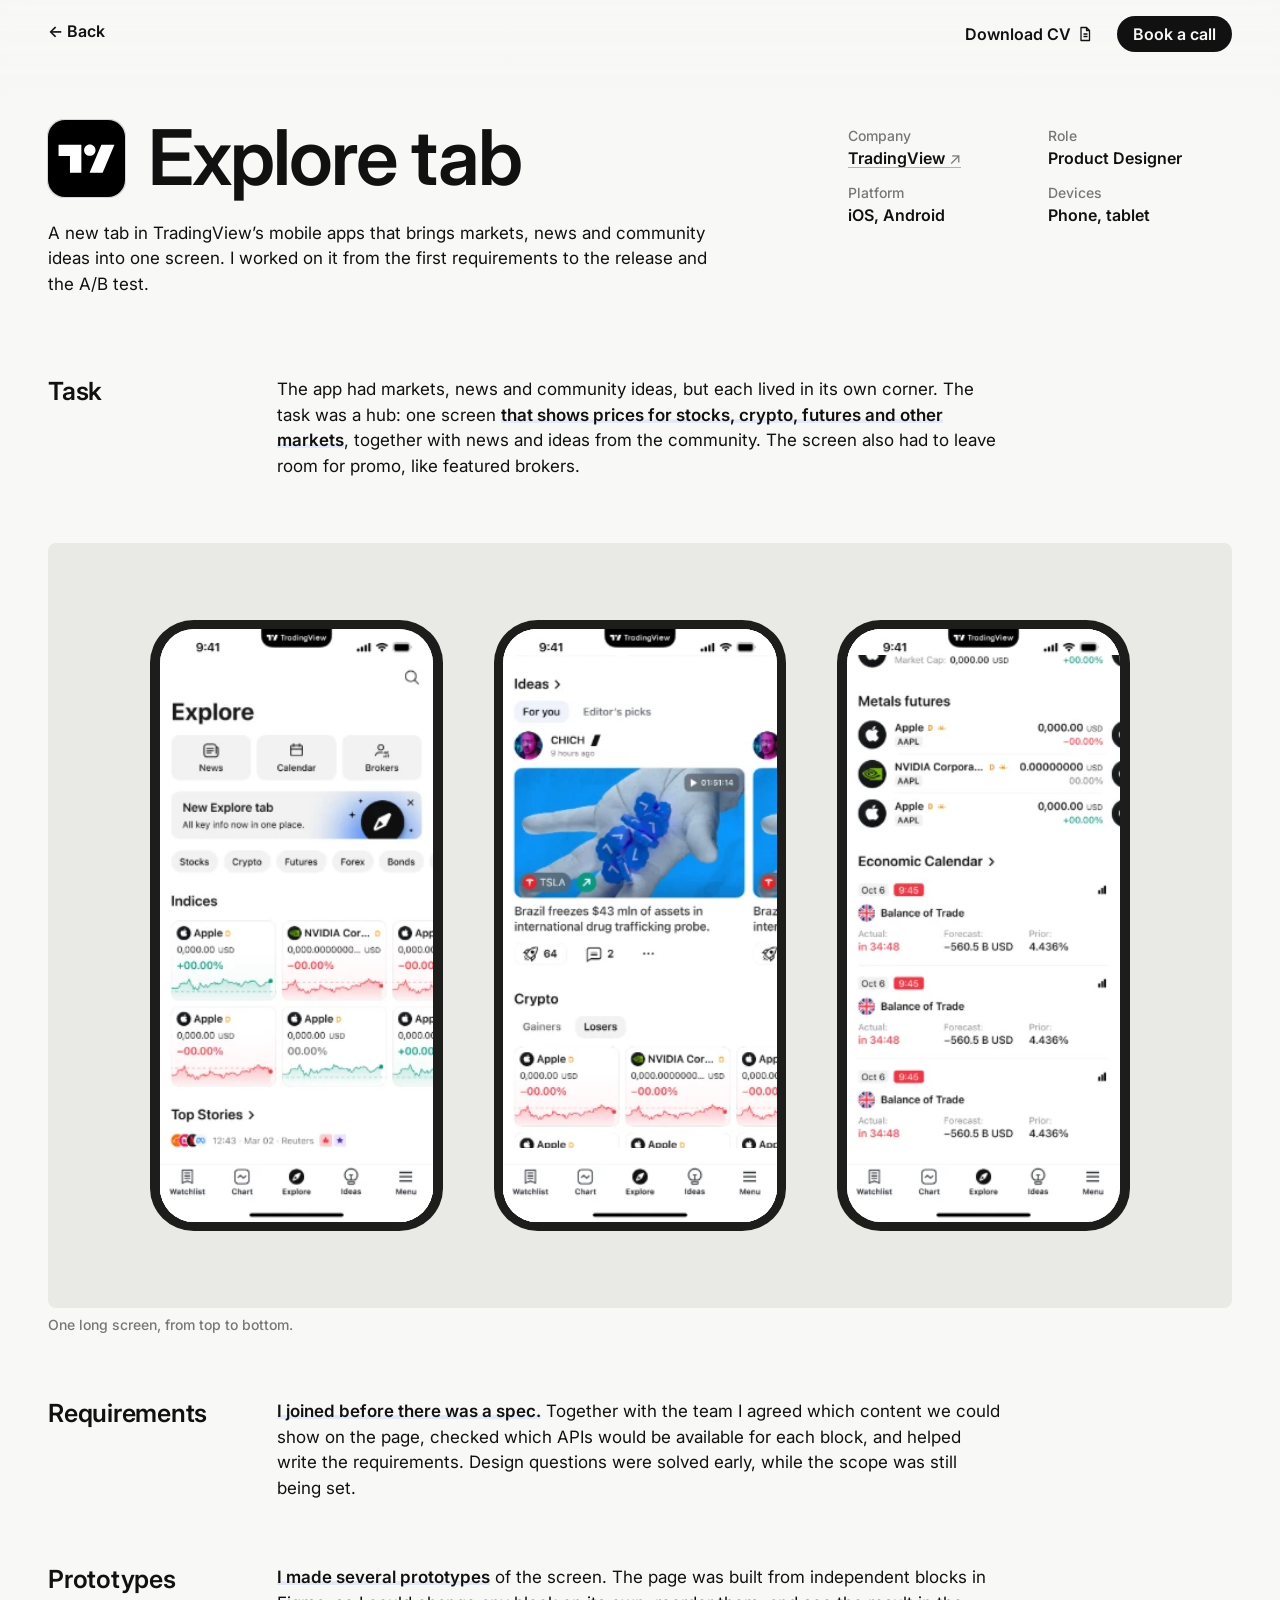
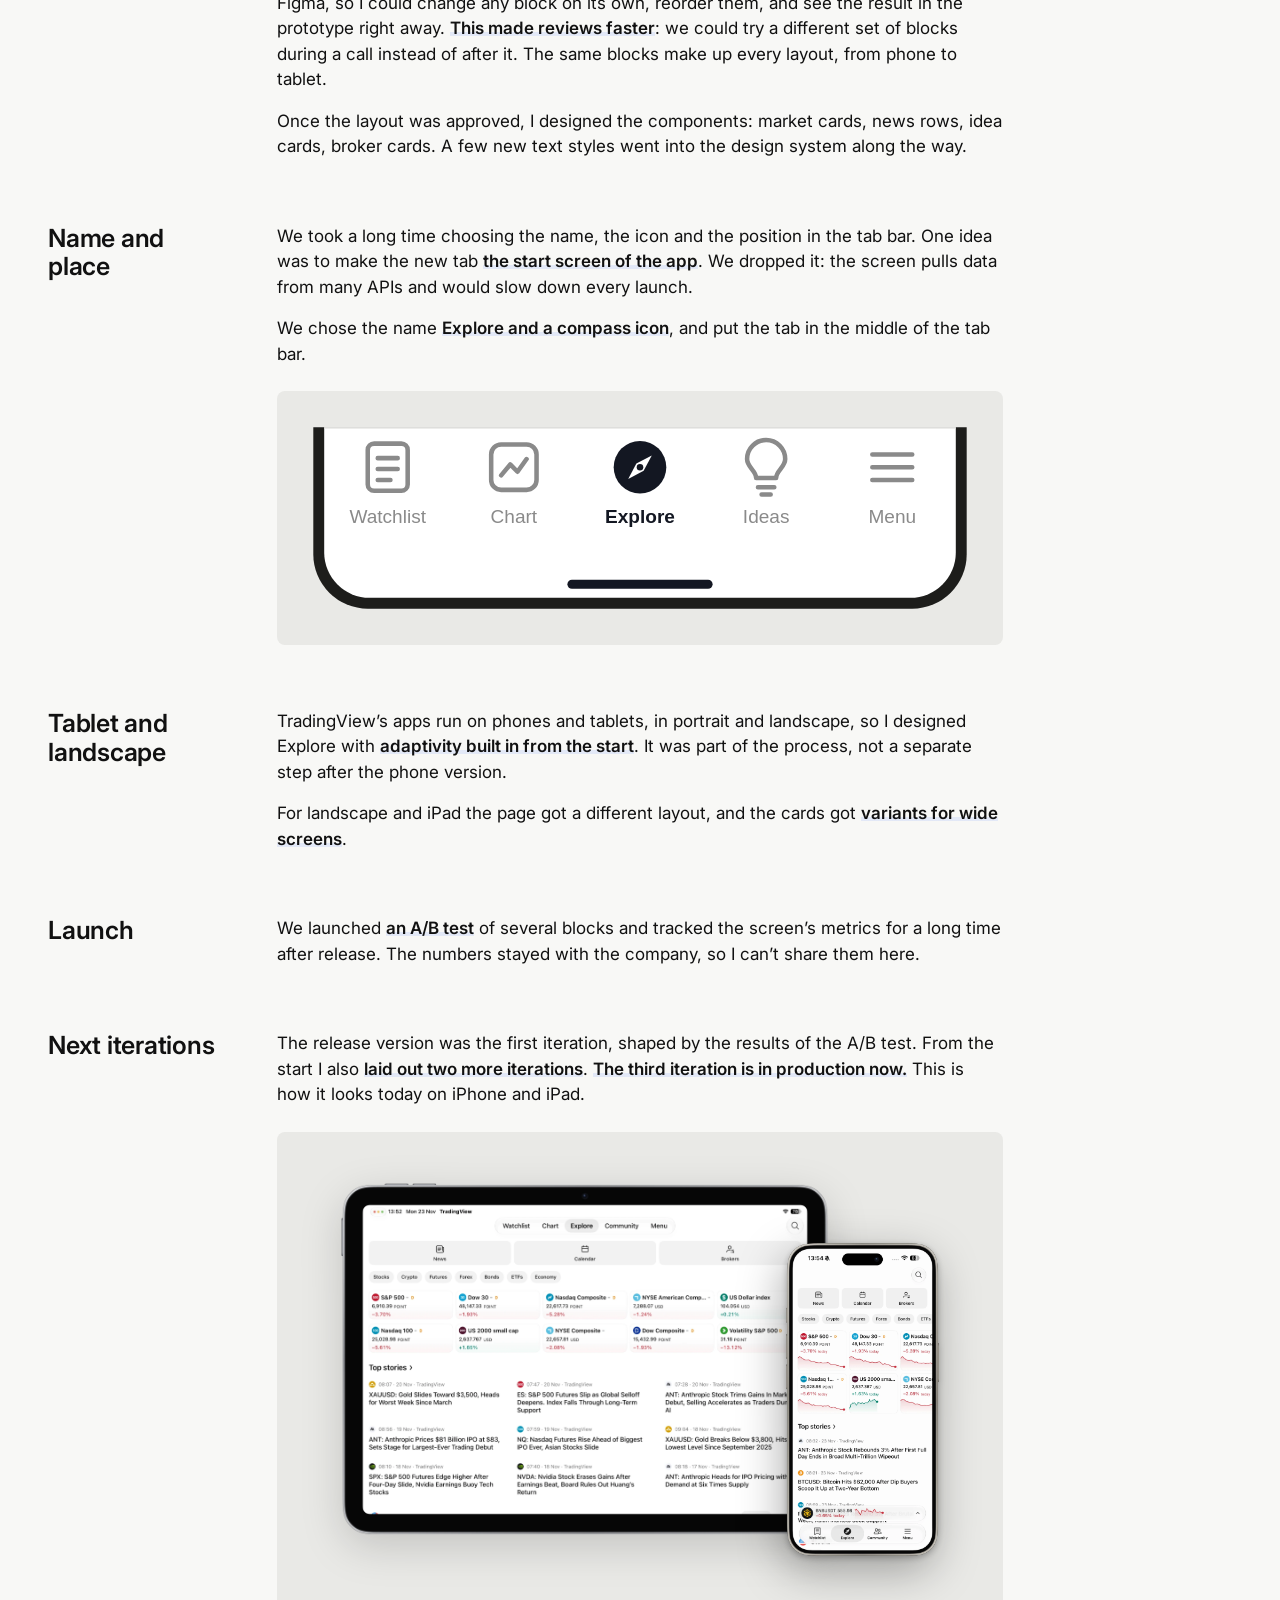
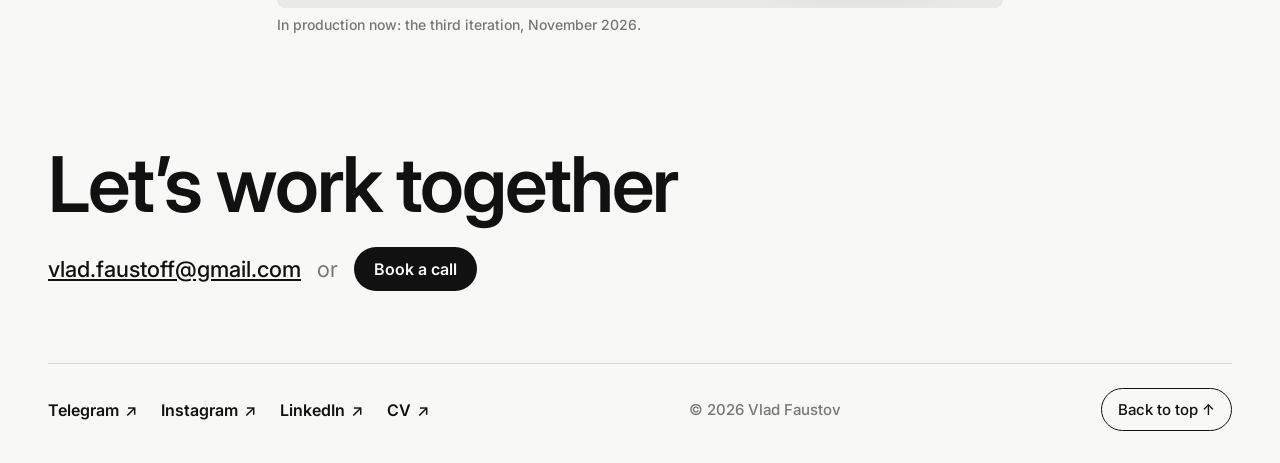
<file: Site/cases/explore/index.html>
<!doctype html>
<html lang="en">
<head>
  <meta charset="utf-8">
  <meta name="viewport" content="width=device-width, initial-scale=1">
  <title>Explore tab · Vlad Faustov</title>
  <link rel="icon" href="../../favicon.ico" sizes="any">
  <link rel="icon" href="../../assets/favicon/favicon-32.png" type="image/png">
  <link rel="apple-touch-icon" href="../../assets/favicon/apple-touch-icon.png">
  <meta name="description" content="Explore: a new hub tab in TradingView’s mobile apps that brings markets, news, ideas and brokers into one screen.">
  <link rel="preconnect" href="https://fonts.googleapis.com">
  <link rel="preconnect" href="https://fonts.gstatic.com" crossorigin>
  <link rel="stylesheet" href="https://fonts.googleapis.com/css2?family=Inter:wght@400;500;600;700;800&display=swap">
  <link rel="stylesheet" href="../../css/style.css">
  <link rel="stylesheet" href="../../css/case.css">
</head>
<body id="top">

  <!-- ============ TOP BLUR + NAV ============ -->
  <div class="top-blur" aria-hidden="true">
    <div></div><div></div><div></div><div></div><div></div><div></div>
  </div>

  <a class="link back" href="../../#work">← Back</a>

  <nav class="nav" aria-label="Main">
    <a class="link" href="#">Download CV <svg class="icon" viewBox="0 0 16 16" aria-hidden="true"><path d="M4 1.5h5.5L12.5 4.5v10h-8.5z M9.5 1.5v3h3 M6.5 8h4 M6.5 10.5h4" fill="none" stroke="currentColor" stroke-width="1.3" stroke-linejoin="round"/></svg></a>
    <a class="btn btn--primary" href="https://calendar.notion.so/meet/faustov/interview" target="_blank" rel="noopener">Book a call</a>
  </nav>

  <main>

    <!-- ============ CASE HEADER ============ -->
    <header class="cs-head">
      <h1 class="cs-head__title">
        <img class="cs-head__icon" src="../../assets/cases/explore/icon.svg" width="180" height="180" alt="">
        Explore tab
      </h1>
      <p class="cs-head__lead">
        A new tab in TradingView’s mobile apps that brings markets, news and
        community ideas into one screen. I worked on it from the first
        requirements to the release and the A/B test.
      </p>
      <dl class="cs-head__meta">
        <div><dt>Company</dt><dd><a href="https://www.tradingview.com" target="_blank" rel="noopener">TradingView</a></dd></div>
        <div><dt>Role</dt><dd>Product Designer</dd></div>
        <div><dt>Platform</dt><dd>iOS, Android</dd></div>
        <div><dt>Devices</dt><dd>Phone, tablet</dd></div>
      </dl>
    </header>

    <!-- Block: task -->
    <section class="cs-block">
      <h2 class="cs-block__label">Task</h2>
      <div class="cs-block__body--text cs-text">
        <p>
          The app had markets, news and community ideas, but each lived in its own
          corner. The task was a hub: one screen <mark class="hl">that shows prices for stocks, crypto,
          futures and other markets</mark>, together with news and ideas from the community.
          The screen also had to leave room for promo, like featured brokers.
        </p>
      </div>
    </section>

    <!-- Block: three phones, one long screen at different scroll positions.
         Each phone shows the same tall screenshot (screen.webp, 235×2000);
         --y is the scroll offset in source pixels. To use a sharper export,
         replace the file and keep the same proportions. -->
    <section class="cs-block cs-block--full">
      <figure class="cs-figure">
        <div class="ex-phones" role="img"
             aria-label="The Explore screen on three iPhones, scrolled to the top, the middle and the end: indices, top stories, stocks, ideas, crypto, brokers, futures and the economic calendar">
          <div class="ex-phone" style="--y: 0"><div class="ex-phone__screen">
            <img class="ex-phone__page" src="../../assets/cases/explore/screen.webp" alt="">
            <div class="ex-phone__tabs"><img src="../../assets/cases/explore/screen.webp" alt=""></div>
          </div></div>
          <div class="ex-phone" style="--y: 760"><div class="ex-phone__screen">
            <img class="ex-phone__page" src="../../assets/cases/explore/screen.webp" alt="">
            <div class="ex-phone__status"><img src="../../assets/cases/explore/screen.webp" alt=""></div>
            <div class="ex-phone__tabs"><img src="../../assets/cases/explore/screen.webp" alt=""></div>
          </div></div>
          <div class="ex-phone" style="--y: 1491"><div class="ex-phone__screen">
            <img class="ex-phone__page" src="../../assets/cases/explore/screen.webp" alt="">
            <div class="ex-phone__status"><img src="../../assets/cases/explore/screen.webp" alt=""></div>
          </div></div>
        </div>
        <figcaption>One long screen, from top to bottom.</figcaption>
      </figure>
    </section>

    <!-- Block: requirements -->
    <section class="cs-block">
      <h2 class="cs-block__label">Requirements</h2>
      <div class="cs-block__body--text cs-text">
        <p>
          <mark class="hl">I joined before there was a spec.</mark> Together with the team I agreed which
          content we could show on the page, checked which APIs would be available
          for each block, and helped write the requirements. Design questions were
          solved early, while the scope was still being set.
        </p>
      </div>
    </section>

    <!-- Block: prototypes -->
    <section class="cs-block">
      <h2 class="cs-block__label">Prototypes</h2>
      <div class="cs-block__body--text cs-text">
        <p>
          <mark class="hl">I made several prototypes</mark> of the screen. The page was built from independent
          blocks in Figma, so I could change any block on its own, reorder them, and see
          the result in the prototype right away. <mark class="hl">This made reviews faster</mark>: we could
          try a different set of blocks during a call instead of after it.
          The same blocks make up every layout, from phone to tablet.
        </p>
        <p>
          Once the layout was approved, I designed the components: market cards, news
          rows, idea cards, broker cards. A few new text styles went into the design
          system along the way.
        </p>
      </div>
    </section>

    <!-- Block: name, icon, tab bar -->
    <section class="cs-block">
      <h2 class="cs-block__label">Name and place</h2>
      <div class="cs-block__body cs-stack">
        <div class="cs-text">
          <p>
            We took a long time choosing the name, the icon and the position in the tab bar.
            One idea was to make the new tab <mark class="hl">the start screen of the app</mark>. We dropped it:
            the screen pulls data from many APIs and would slow down every launch.
          </p>
          <p>
            We chose the name <mark class="hl">Explore and a compass icon</mark>, and put the tab in the middle
            of the tab bar.
          </p>
        </div>
        <figure class="cs-figure">
          <img src="../../assets/cases/explore/tabbar.svg" width="800" height="280" loading="lazy"
               alt="Tab bar: Watchlist, Chart, Explore with a filled compass icon in the middle, Ideas, Menu">
        </figure>
      </div>
    </section>

    <!-- Block: tablet & landscape -->
    <section class="cs-block">
      <h2 class="cs-block__label">Tablet and landscape</h2>
      <div class="cs-block__body--text cs-text">
        <p>
          TradingView’s apps run on phones and tablets, in portrait and landscape,
          so I designed Explore with <mark class="hl">adaptivity built in from the start</mark>.
          It was part of the process, not a separate step after the phone version.
        </p>
        <p>
          For landscape and iPad the page got a different layout, and the cards got
          <mark class="hl">variants for wide screens</mark>.
        </p>
      </div>
    </section>

    <!-- Block: launch -->
    <section class="cs-block">
      <h2 class="cs-block__label">Launch</h2>
      <div class="cs-block__body--text cs-text">
        <p>
          We launched <mark class="hl">an A/B test</mark> of several blocks and tracked the screen’s metrics
          for a long time after release. The numbers stayed with the company,
          so I can’t share them here.
        </p>
      </div>
    </section>

    <!-- Block: next iterations. Devices are iPad Air 11" and iPhone 15 Pro Max,
         picked by the proportions of the screenshots -->
    <section class="cs-block">
      <h2 class="cs-block__label">Next iterations</h2>
      <div class="cs-block__body cs-stack">
        <div class="cs-text">
          <p>
            The release version was the first iteration, shaped by the results of
            the A/B test. From the start I also <mark class="hl">laid out two more iterations</mark>.
            <mark class="hl">The third iteration is in production now.</mark>
            This is how it looks today on iPhone and iPad.
          </p>
        </div>
        <figure class="cs-figure">
          <div class="ex-devices">
            <img src="../../assets/cases/explore/v3-ipad.webp" width="2197" height="1588" loading="lazy"
                 alt="Explore in production on an iPad in landscape: the tab bar is at the top, market indices fill two rows of five, top stories run in three columns">
            <img src="../../assets/cases/explore/v3-iphone.webp" width="1011" height="2088" loading="lazy"
                 alt="Explore in production on an iPhone: shortcuts to News, Calendar and Brokers, market chips, index cards with charts and top stories">
          </div>
          <figcaption>In production now: the third iteration, November 2026.</figcaption>
        </figure>
      </div>
    </section>

  </main>

  <!-- ============ FOOTER ============ -->
  <footer class="footer" id="contact">
    <h2 class="footer__title">Let’s work together</h2>
    <p class="footer__contact">
      <a class="footer__email" href="mailto:vlad.faustoff@gmail.com">vlad.faustoff@gmail.com</a>
      <span class="footer__or">or</span>
      <a class="btn btn--primary btn--lg" href="https://calendar.notion.so/meet/faustov/interview" target="_blank" rel="noopener">Book a call</a>
    </p>

    <div class="footer__bottom">
      <ul class="footer__links">
        <li><a class="link link--ext" href="https://t.me/faustov" target="_blank" rel="noopener noreferrer">Telegram</a></li>
        <li><a class="link link--ext" href="https://instagram.com/vladfaustov" target="_blank" rel="noopener noreferrer">Instagram</a></li>
        <li><a class="link link--ext" href="https://www.linkedin.com/in/faustov/" target="_blank" rel="noopener noreferrer">LinkedIn</a></li>
        <li><a class="link link--ext" href="#">CV</a></li>
      </ul>
      <p class="footer__copy">© 2026 Vlad Faustov</p>
      <a class="to-top" href="#top">Back to top ↑</a>
    </div>
  </footer>

  <script src="../../js/lightbox.js" defer></script>
</body>
</html>
</file>
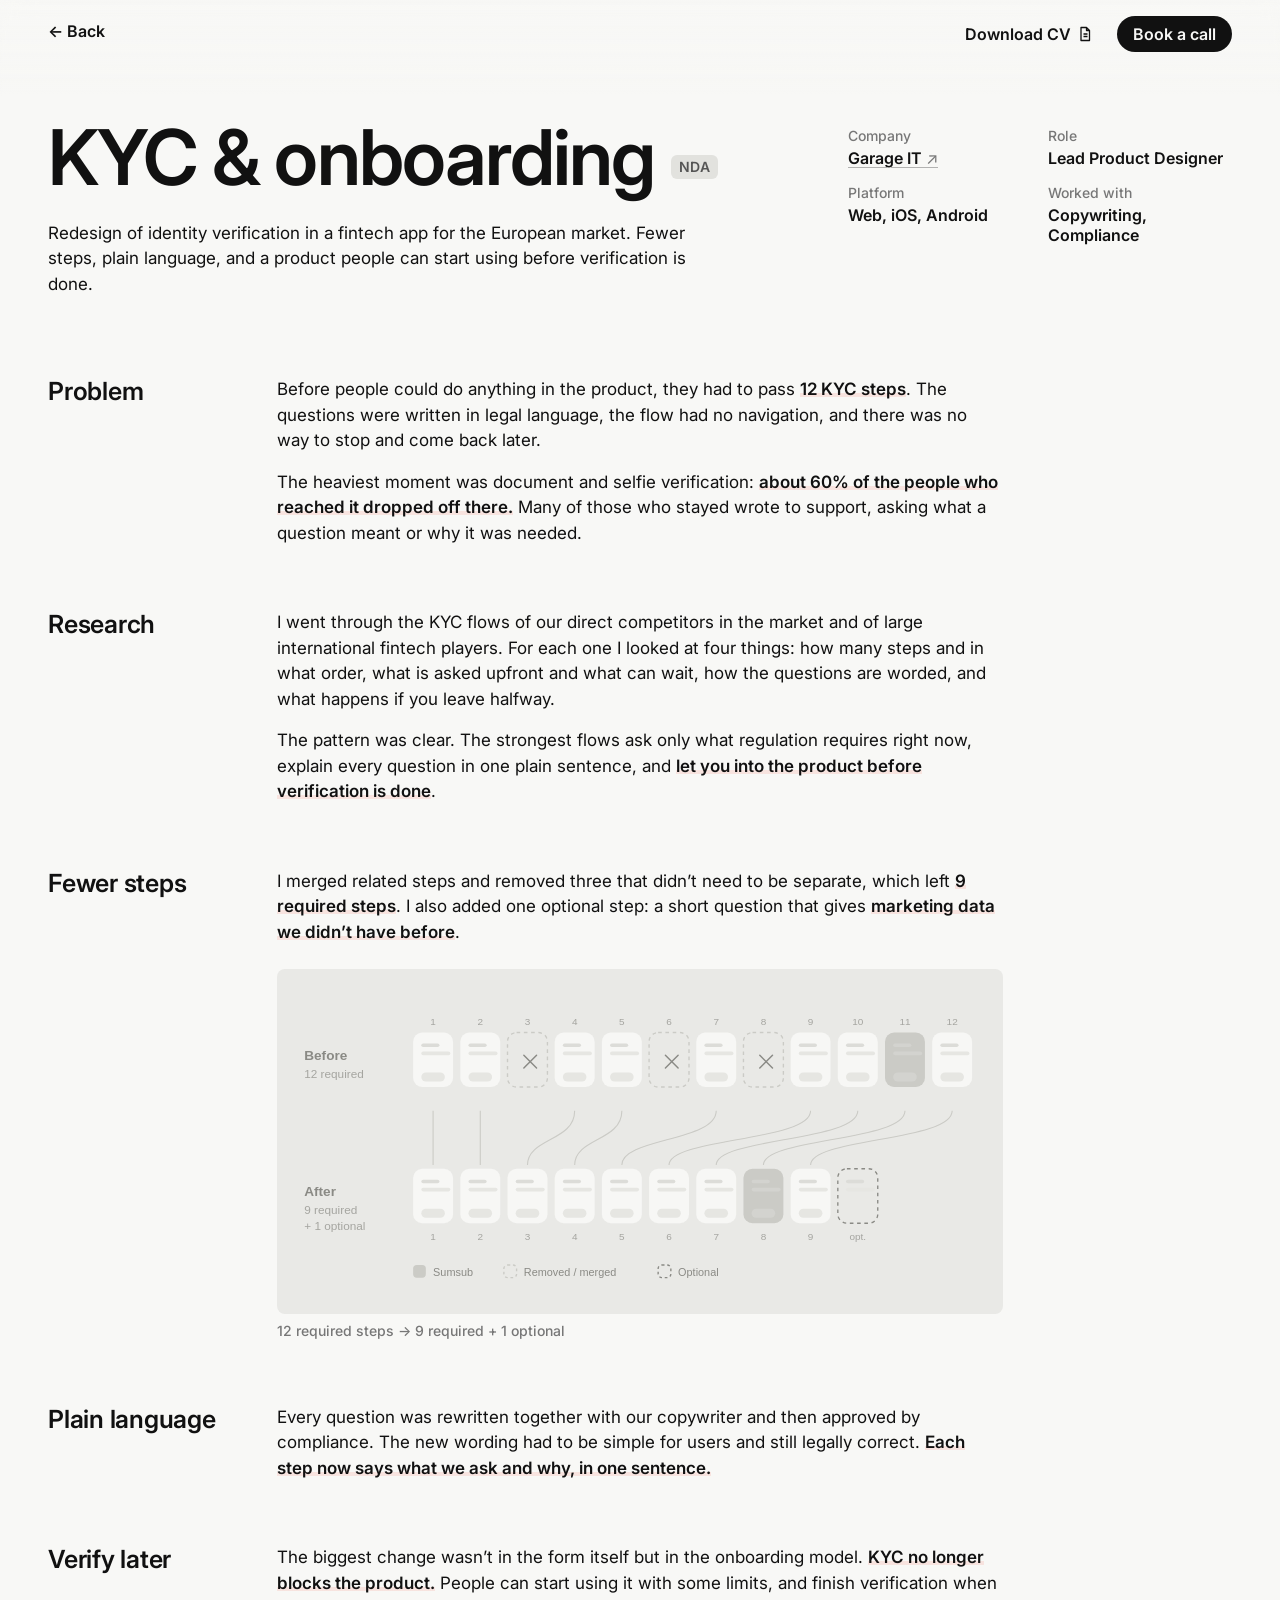
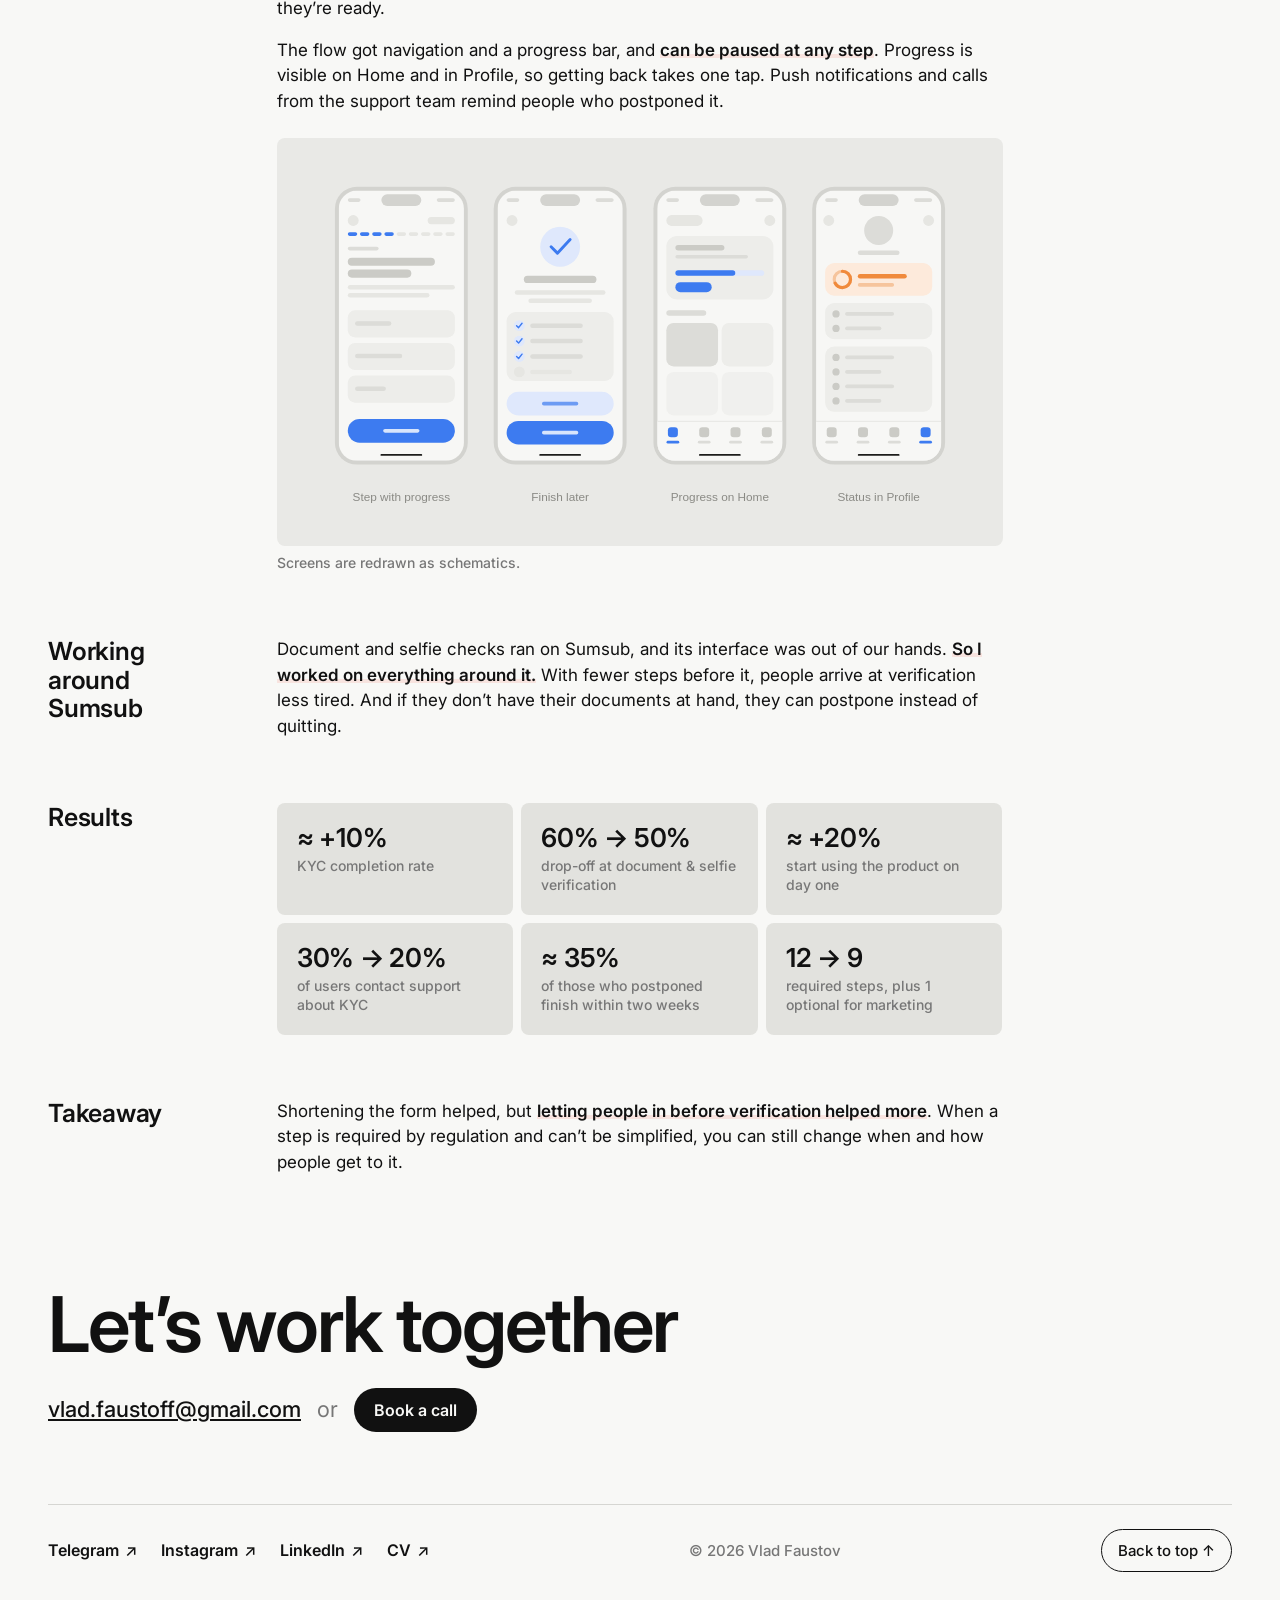
<file: Site/cases/kyc/index.html>
<!doctype html>
<html lang="en">
<head>
  <meta charset="utf-8">
  <meta name="viewport" content="width=device-width, initial-scale=1">
  <title>KYC &amp; onboarding · Vlad Faustov</title>
  <link rel="icon" href="../../favicon.ico" sizes="any">
  <link rel="icon" href="../../assets/favicon/favicon-32.png" type="image/png">
  <link rel="apple-touch-icon" href="../../assets/favicon/apple-touch-icon.png">
  <meta name="description" content="KYC & onboarding redesign for a European fintech product: fewer steps, plain language, verify later.">
  <link rel="preconnect" href="https://fonts.googleapis.com">
  <link rel="preconnect" href="https://fonts.gstatic.com" crossorigin>
  <link rel="stylesheet" href="https://fonts.googleapis.com/css2?family=Inter:wght@400;500;600;700;800&display=swap">
  <link rel="stylesheet" href="../../css/style.css">
  <link rel="stylesheet" href="../../css/case.css">
</head>
<body id="top">

  <!-- ============ TOP BLUR + NAV ============ -->
  <div class="top-blur" aria-hidden="true">
    <div></div><div></div><div></div><div></div><div></div><div></div>
  </div>

  <a class="link back" href="../../#work">← Back</a>

  <nav class="nav" aria-label="Main">
    <a class="link" href="#">Download CV <svg class="icon" viewBox="0 0 16 16" aria-hidden="true"><path d="M4 1.5h5.5L12.5 4.5v10h-8.5z M9.5 1.5v3h3 M6.5 8h4 M6.5 10.5h4" fill="none" stroke="currentColor" stroke-width="1.3" stroke-linejoin="round"/></svg></a>
    <a class="btn btn--primary" href="https://calendar.notion.so/meet/faustov/interview" target="_blank" rel="noopener">Book a call</a>
  </nav>

  <main class="hl-garage">

    <!-- ============ CASE HEADER ============ -->
    <header class="cs-head">
      <h1 class="cs-head__title">KYC &amp; onboarding <span class="tag">NDA</span></h1>
      <p class="cs-head__lead">
        Redesign of identity verification in a fintech app for the European market.
        Fewer steps, plain language, and a product people can start using before
        verification is done.
      </p>
      <dl class="cs-head__meta">
        <div><dt>Company</dt><dd><a href="https://gara.ge" target="_blank" rel="noopener">Garage IT</a></dd></div>
        <div><dt>Role</dt><dd>Lead Product Designer</dd></div>
        <div><dt>Platform</dt><dd>Web, iOS, Android</dd></div>
        <div><dt>Worked with</dt><dd>Copywriting, Compliance</dd></div>
      </dl>
    </header>

    <!-- Block: problem -->
    <section class="cs-block">
      <h2 class="cs-block__label">Problem</h2>
      <div class="cs-block__body--text cs-text">
        <p>
          Before people could do anything in the product, they had to pass <mark class="hl">12 KYC steps</mark>.
          The questions were written in legal language, the flow had no navigation,
          and there was no way to stop and come back later.
        </p>
        <p>
          The heaviest moment was document and selfie verification: <mark class="hl">about 60% of
          the people who reached it dropped off there.</mark> Many of those who stayed
          wrote to support, asking what a question meant or why it was needed.
        </p>
      </div>
    </section>

    <!-- Block: research -->
    <section class="cs-block">
      <h2 class="cs-block__label">Research</h2>
      <div class="cs-block__body--text cs-text">
        <p>
          I went through the KYC flows of our direct competitors in the market and of
          large international fintech players. For each one I looked at four things:
          how many steps and in what order, what is asked upfront and what can wait,
          how the questions are worded, and what happens if you leave halfway.
        </p>
        <p>
          The pattern was clear. The strongest flows ask only what regulation
          requires right now, explain every question in one plain sentence,
          and <mark class="hl">let you into the product before verification is done</mark>.
        </p>
      </div>
    </section>

    <!-- Block: steps -->
    <section class="cs-block">
      <h2 class="cs-block__label">Fewer steps</h2>
      <div class="cs-block__body cs-stack">
        <div class="cs-text">
          <p>
            I merged related steps and removed three that didn’t need to be separate,
            which left <mark class="hl">9 required steps</mark>. I also added one optional step: a short
            question that gives <mark class="hl">marketing data we didn’t have before</mark>.
          </p>
        </div>
        <figure class="cs-figure">
          <img src="../../assets/cases/kyc/steps.svg" width="800" height="380" loading="lazy"
               alt="Diagram: 12 required steps before; 3 removed or merged; 9 required plus 1 optional after. Sumsub verification stays in the flow.">
          <figcaption>12 required steps → 9 required + 1 optional</figcaption>
        </figure>
      </div>
    </section>

    <!-- Block: copy -->
    <section class="cs-block">
      <h2 class="cs-block__label">Plain language</h2>
      <div class="cs-block__body--text cs-text">
        <p>
          Every question was rewritten together with our copywriter and then approved
          by compliance. The new wording had to be simple for users and still
          legally correct. <mark class="hl">Each step now says what we ask and why, in one sentence.</mark>
        </p>
      </div>
    </section>

    <!-- Block: verify later -->
    <section class="cs-block">
      <h2 class="cs-block__label">Verify later</h2>
      <div class="cs-block__body cs-stack">
        <div class="cs-text">
          <p>
            The biggest change wasn’t in the form itself but in the onboarding model.
            <mark class="hl">KYC no longer blocks the product.</mark> People can start using it with some limits,
            and finish verification when they’re ready.
          </p>
          <p>
            The flow got navigation and a progress bar, and <mark class="hl">can be paused at any step</mark>.
            Progress is visible on Home and in Profile, so getting back takes one tap.
            Push notifications and calls from the support team remind people who
            postponed it.
          </p>
        </div>
        <figure class="cs-figure">
          <img src="../../assets/cases/kyc/screens.svg" width="800" height="450" loading="lazy"
               alt="Schematic screens: a KYC step with a progress bar, a ‘finish later’ screen, a KYC progress card on Home, KYC status in Profile">
          <figcaption>Screens are redrawn as schematics.</figcaption>
        </figure>
      </div>
    </section>

    <!-- Block: constraint -->
    <section class="cs-block">
      <h2 class="cs-block__label">Working around Sumsub</h2>
      <div class="cs-block__body--text cs-text">
        <p>
          Document and selfie checks ran on Sumsub, and its interface was out of our hands.
          <mark class="hl">So I worked on everything around it.</mark> With fewer steps before it, people arrive
          at verification less tired. And if they don’t have their documents at hand,
          they can postpone instead of quitting.
        </p>
      </div>
    </section>

    <!-- Block: results -->
    <section class="cs-block">
      <h2 class="cs-block__label">Results</h2>
      <div class="cs-block__body cs-stack">
        <div class="cs-cols-3">
          <div class="cs-metric"><div class="cs-metric__value">≈ +10%</div><div class="cs-metric__label">KYC completion rate</div></div>
          <div class="cs-metric"><div class="cs-metric__value">60% → 50%</div><div class="cs-metric__label">drop-off at document &amp; selfie verification</div></div>
          <div class="cs-metric"><div class="cs-metric__value">≈ +20%</div><div class="cs-metric__label">start using the product on day one</div></div>
          <div class="cs-metric"><div class="cs-metric__value">30% → 20%</div><div class="cs-metric__label">of users contact support about KYC</div></div>
          <div class="cs-metric"><div class="cs-metric__value">≈ 35%</div><div class="cs-metric__label">of those who postponed finish within two weeks</div></div>
          <div class="cs-metric"><div class="cs-metric__value">12 → 9</div><div class="cs-metric__label">required steps, plus 1 optional for marketing</div></div>
        </div>
      </div>
    </section>

    <!-- Block: takeaway -->
    <section class="cs-block">
      <h2 class="cs-block__label">Takeaway</h2>
      <div class="cs-block__body--text cs-text">
        <p>
          Shortening the form helped, but <mark class="hl">letting people in before verification
          helped more</mark>. When a step is required by regulation and can’t be simplified,
          you can still change when and how people get to it.
        </p>
      </div>
    </section>

  </main>

  <!-- ============ FOOTER ============ -->
  <footer class="footer" id="contact">
    <h2 class="footer__title">Let’s work together</h2>
    <p class="footer__contact">
      <a class="footer__email" href="mailto:vlad.faustoff@gmail.com">vlad.faustoff@gmail.com</a>
      <span class="footer__or">or</span>
      <a class="btn btn--primary btn--lg" href="https://calendar.notion.so/meet/faustov/interview" target="_blank" rel="noopener">Book a call</a>
    </p>

    <div class="footer__bottom">
      <ul class="footer__links">
        <li><a class="link link--ext" href="https://t.me/faustov" target="_blank" rel="noopener noreferrer">Telegram</a></li>
        <li><a class="link link--ext" href="https://instagram.com/vladfaustov" target="_blank" rel="noopener noreferrer">Instagram</a></li>
        <li><a class="link link--ext" href="https://www.linkedin.com/in/faustov/" target="_blank" rel="noopener noreferrer">LinkedIn</a></li>
        <li><a class="link link--ext" href="#">CV</a></li>
      </ul>
      <p class="footer__copy">© 2026 Vlad Faustov</p>
      <a class="to-top" href="#top">Back to top ↑</a>
    </div>
  </footer>

  <script src="../../js/lightbox.js" defer></script>
</body>
</html>
</file>
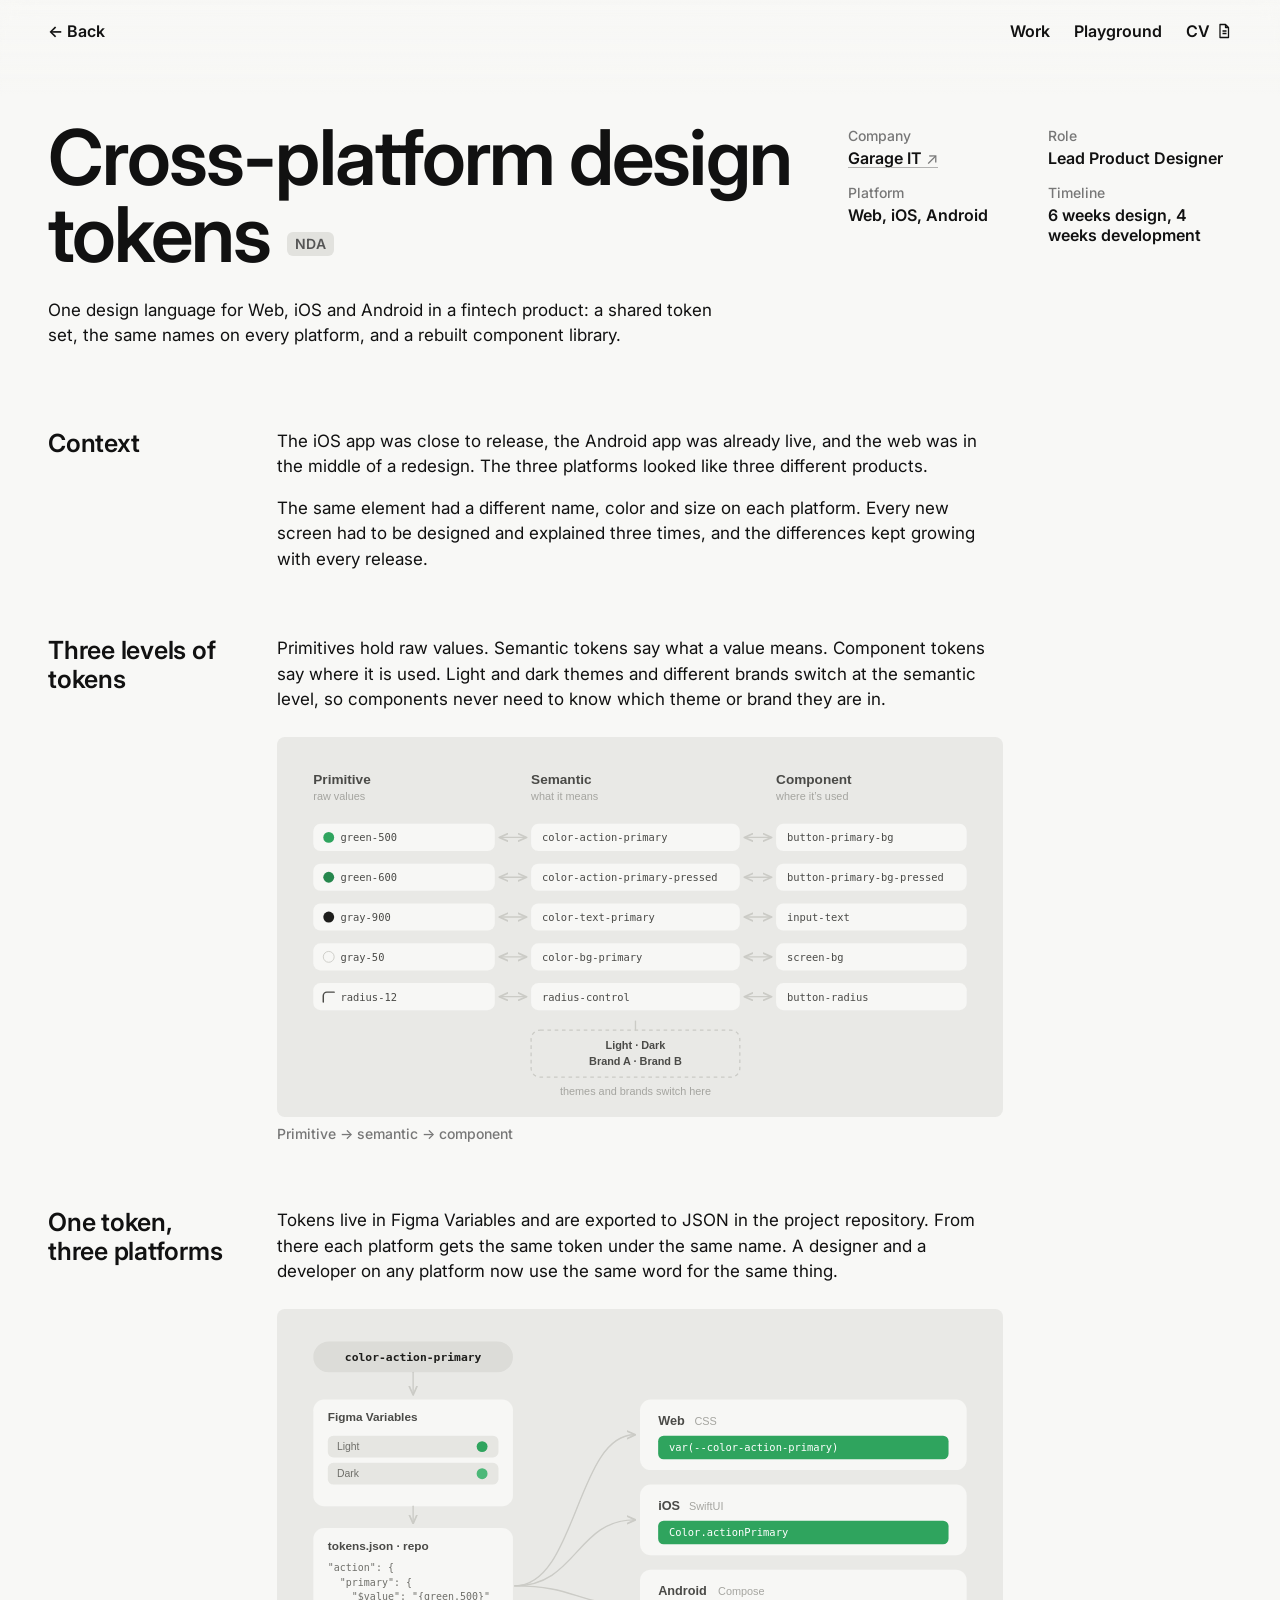
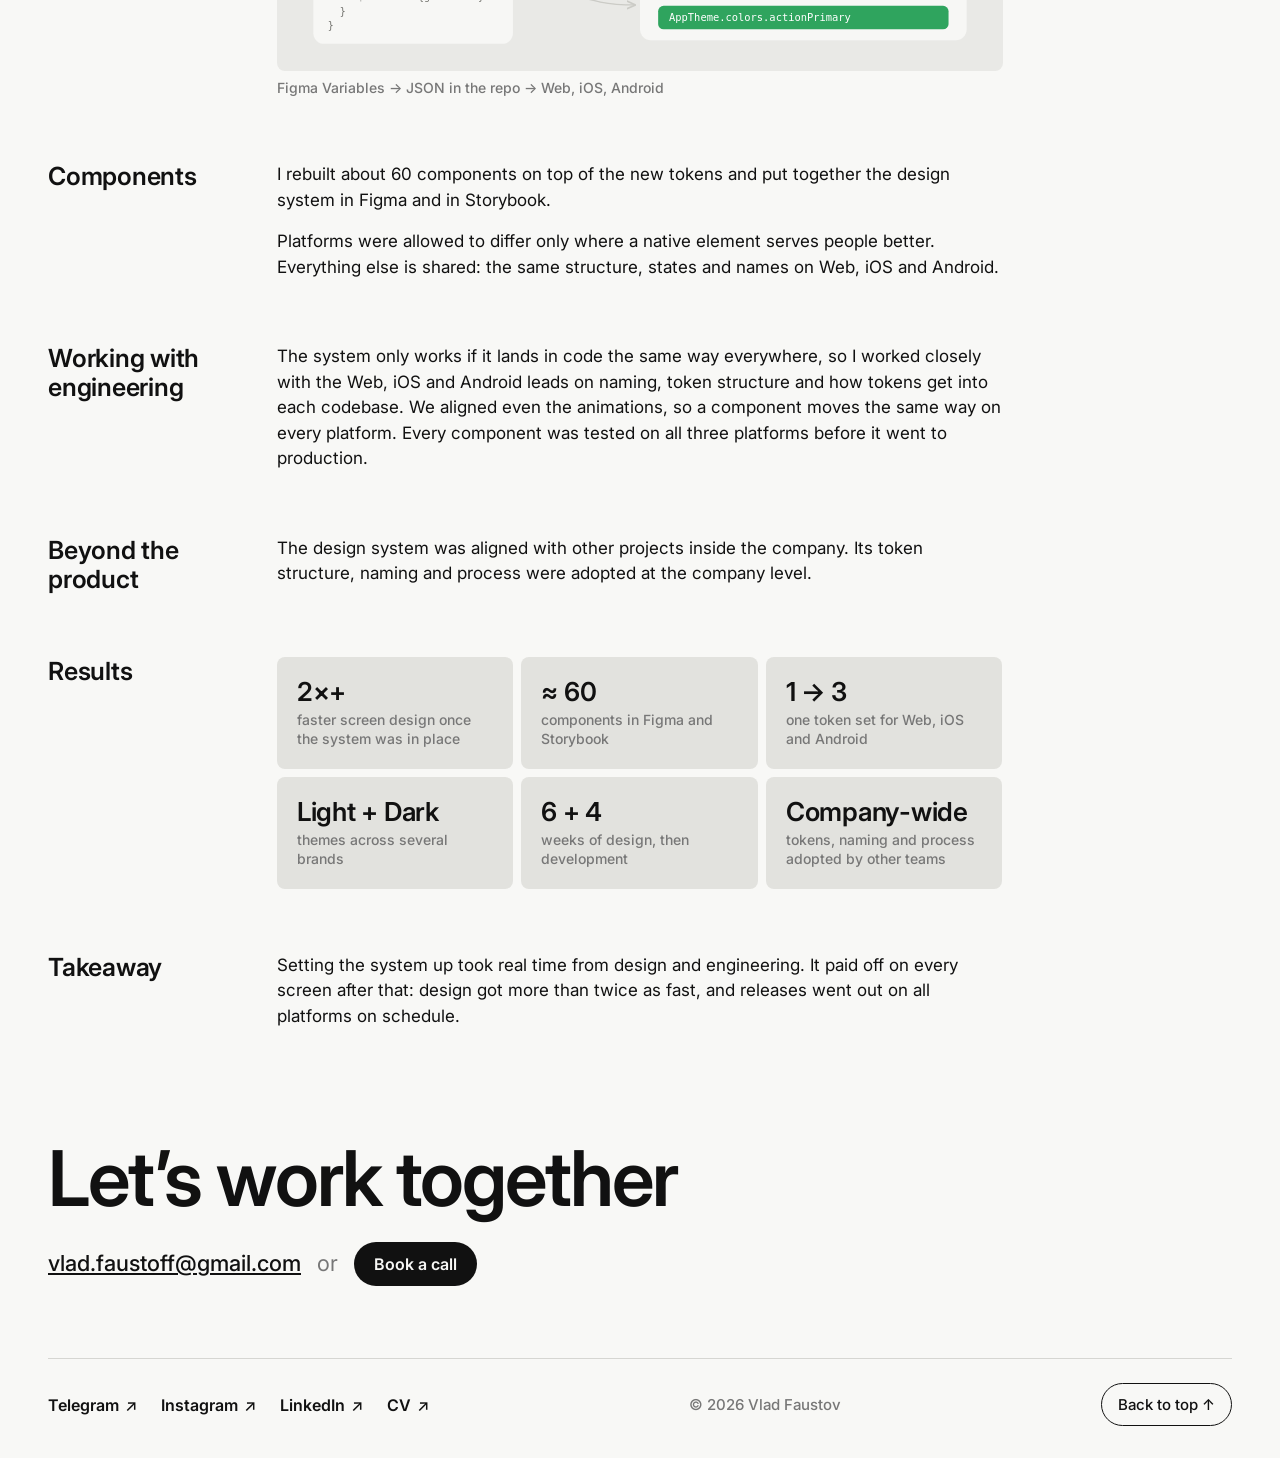
<file: Site/cases/tokens/index.html>
<!doctype html>
<html lang="en">
<head>
  <meta charset="utf-8">
  <meta name="viewport" content="width=device-width, initial-scale=1">
  <title>Cross-platform design tokens · Vlad Faustov</title>
  <meta name="description" content="Cross-platform design tokens for a fintech product: one token set and one component library for Web, iOS and Android.">
  <link rel="preconnect" href="https://fonts.googleapis.com">
  <link rel="preconnect" href="https://fonts.gstatic.com" crossorigin>
  <link rel="stylesheet" href="https://fonts.googleapis.com/css2?family=Inter:wght@400;500;600;700;800&display=swap">
  <link rel="stylesheet" href="../../css/style.css">
  <link rel="stylesheet" href="../../css/case.css">
</head>
<body id="top">

  <!-- ============ TOP BLUR + NAV ============ -->
  <div class="top-blur" aria-hidden="true">
    <div></div><div></div><div></div><div></div><div></div><div></div>
  </div>

  <a class="link back" href="../../#work">← Back</a>

  <nav class="nav" aria-label="Main">
    <a class="link" href="../../#work">Work</a>
    <a class="link" href="../../#playground">Playground</a>
    <a class="link" href="#">CV <svg class="icon" viewBox="0 0 16 16" aria-hidden="true"><path d="M4 1.5h5.5L12.5 4.5v10h-8.5z M9.5 1.5v3h3 M6.5 8h4 M6.5 10.5h4" fill="none" stroke="currentColor" stroke-width="1.3" stroke-linejoin="round"/></svg></a>
  </nav>

  <main class="hl-garage">

    <!-- ============ CASE HEADER ============ -->
    <header class="cs-head">
      <h1 class="cs-head__title">Cross-platform design tokens <span class="tag">NDA</span></h1>
      <p class="cs-head__lead">
        One design language for Web, iOS and Android in a fintech product:
        a shared token set, the same names on every platform, and a rebuilt
        component library.
      </p>
      <dl class="cs-head__meta">
        <div><dt>Company</dt><dd><a href="https://gara.ge" target="_blank" rel="noopener">Garage IT</a></dd></div>
        <div><dt>Role</dt><dd>Lead Product Designer</dd></div>
        <div><dt>Platform</dt><dd>Web, iOS, Android</dd></div>
        <div><dt>Timeline</dt><dd>6 weeks design, 4 weeks development</dd></div>
      </dl>
    </header>

    <!-- Block: context -->
    <section class="cs-block">
      <h2 class="cs-block__label">Context</h2>
      <div class="cs-block__body--text cs-text">
        <p>
          The iOS app was close to release, the Android app was already live,
          and the web was in the middle of a redesign. The three platforms looked
          like three different products.
        </p>
        <p>
          The same element had a different name, color and size on each platform.
          Every new screen had to be designed and explained three times, and the
          differences kept growing with every release.
        </p>
      </div>
    </section>

    <!-- Block: token structure -->
    <section class="cs-block">
      <h2 class="cs-block__label">Three levels of tokens</h2>
      <div class="cs-block__body cs-stack">
        <div class="cs-text">
          <p>
            Primitives hold raw values. Semantic tokens say what a value means.
            Component tokens say where it is used. Light and dark themes and
            different brands switch at the semantic level, so components never
            need to know which theme or brand they are in.
          </p>
        </div>
        <figure class="cs-figure">
          <img src="../../assets/cases/tokens/levels.svg" width="800" height="420" loading="lazy"
               alt="Diagram: primitive tokens (green-500, gray-900, radius-12) map to semantic tokens (color-action-primary, color-text-primary, radius-control), which map to component tokens (button-primary-bg, input-text, button-radius). Themes and brands switch at the semantic level.">
          <figcaption>Primitive → semantic → component</figcaption>
        </figure>
      </div>
    </section>

    <!-- Block: one source -->
    <section class="cs-block">
      <h2 class="cs-block__label">One token, three platforms</h2>
      <div class="cs-block__body cs-stack">
        <div class="cs-text">
          <p>
            Tokens live in Figma Variables and are exported to JSON in the project
            repository. From there each platform gets the same token under the same
            name. A designer and a developer on any platform now use the same word
            for the same thing.
          </p>
        </div>
        <figure class="cs-figure">
          <img src="../../assets/cases/tokens/platforms.svg" width="800" height="400" loading="lazy"
               alt="Diagram: the token color-action-primary is defined in Figma Variables for light and dark themes, exported to tokens.json in the repository, and used as a CSS variable on Web, Color.actionPrimary in SwiftUI and AppTheme.colors.actionPrimary in Compose.">
          <figcaption>Figma Variables → JSON in the repo → Web, iOS, Android</figcaption>
        </figure>
      </div>
    </section>

    <!-- Block: components -->
    <section class="cs-block">
      <h2 class="cs-block__label">Components</h2>
      <div class="cs-block__body--text cs-text">
        <p>
          I rebuilt about 60 components on top of the new tokens and put together
          the design system in Figma and in Storybook.
        </p>
        <p>
          Platforms were allowed to differ only where a native element serves
          people better. Everything else is shared: the same structure, states
          and names on Web, iOS and Android.
        </p>
      </div>
    </section>

    <!-- Block: engineering -->
    <section class="cs-block">
      <h2 class="cs-block__label">Working with engineering</h2>
      <div class="cs-block__body--text cs-text">
        <p>
          The system only works if it lands in code the same way everywhere, so
          I worked closely with the Web, iOS and Android leads on naming, token
          structure and how tokens get into each codebase. We aligned even the
          animations, so a component moves the same way on every platform.
          Every component was tested on all three platforms before it went
          to production.
        </p>
      </div>
    </section>

    <!-- Block: company level -->
    <section class="cs-block">
      <h2 class="cs-block__label">Beyond the product</h2>
      <div class="cs-block__body--text cs-text">
        <p>
          The design system was aligned with other projects inside the company.
          Its token structure, naming and process were adopted at the company level.
        </p>
      </div>
    </section>

    <!-- Block: results -->
    <section class="cs-block">
      <h2 class="cs-block__label">Results</h2>
      <div class="cs-block__body cs-stack">
        <div class="cs-cols-3">
          <div class="cs-metric"><div class="cs-metric__value">2×+</div><div class="cs-metric__label">faster screen design once the system was in place</div></div>
          <div class="cs-metric"><div class="cs-metric__value">≈ 60</div><div class="cs-metric__label">components in Figma and Storybook</div></div>
          <div class="cs-metric"><div class="cs-metric__value">1 → 3</div><div class="cs-metric__label">one token set for Web, iOS and Android</div></div>
          <div class="cs-metric"><div class="cs-metric__value">Light + Dark</div><div class="cs-metric__label">themes across several brands</div></div>
          <div class="cs-metric"><div class="cs-metric__value">6 + 4</div><div class="cs-metric__label">weeks of design, then development</div></div>
          <div class="cs-metric"><div class="cs-metric__value">Company-wide</div><div class="cs-metric__label">tokens, naming and process adopted by other teams</div></div>
        </div>
      </div>
    </section>

    <!-- Block: takeaway -->
    <section class="cs-block">
      <h2 class="cs-block__label">Takeaway</h2>
      <div class="cs-block__body--text cs-text">
        <p>
          Setting the system up took real time from design and engineering.
          It paid off on every screen after that: design got more than twice as fast,
          and releases went out on all platforms on schedule.
        </p>
      </div>
    </section>

  </main>

  <!-- ============ FOOTER ============ -->
  <footer class="footer" id="contact">
    <h2 class="footer__title">Let’s work together</h2>
    <p class="footer__contact">
      <a class="footer__email" href="mailto:vlad.faustoff@gmail.com">vlad.faustoff@gmail.com</a>
      <span class="footer__or">or</span>
      <a class="btn btn--primary btn--lg" href="https://calendar.notion.so/meet/faustov/interview" target="_blank" rel="noopener">Book a call</a>
    </p>

    <div class="footer__bottom">
      <ul class="footer__links">
        <li><a class="link link--ext" href="https://t.me/faustov" target="_blank" rel="noopener noreferrer">Telegram</a></li>
        <li><a class="link link--ext" href="https://instagram.com/vladfaustov" target="_blank" rel="noopener noreferrer">Instagram</a></li>
        <li><a class="link link--ext" href="https://www.linkedin.com/in/faustov/" target="_blank" rel="noopener noreferrer">LinkedIn</a></li>
        <li><a class="link link--ext" href="#">CV</a></li>
      </ul>
      <p class="footer__copy">© 2026 Vlad Faustov</p>
      <a class="to-top" href="#top">Back to top ↑</a>
    </div>
  </footer>

  <script src="../../js/lightbox.js" defer></script>
</body>
</html>
</file>
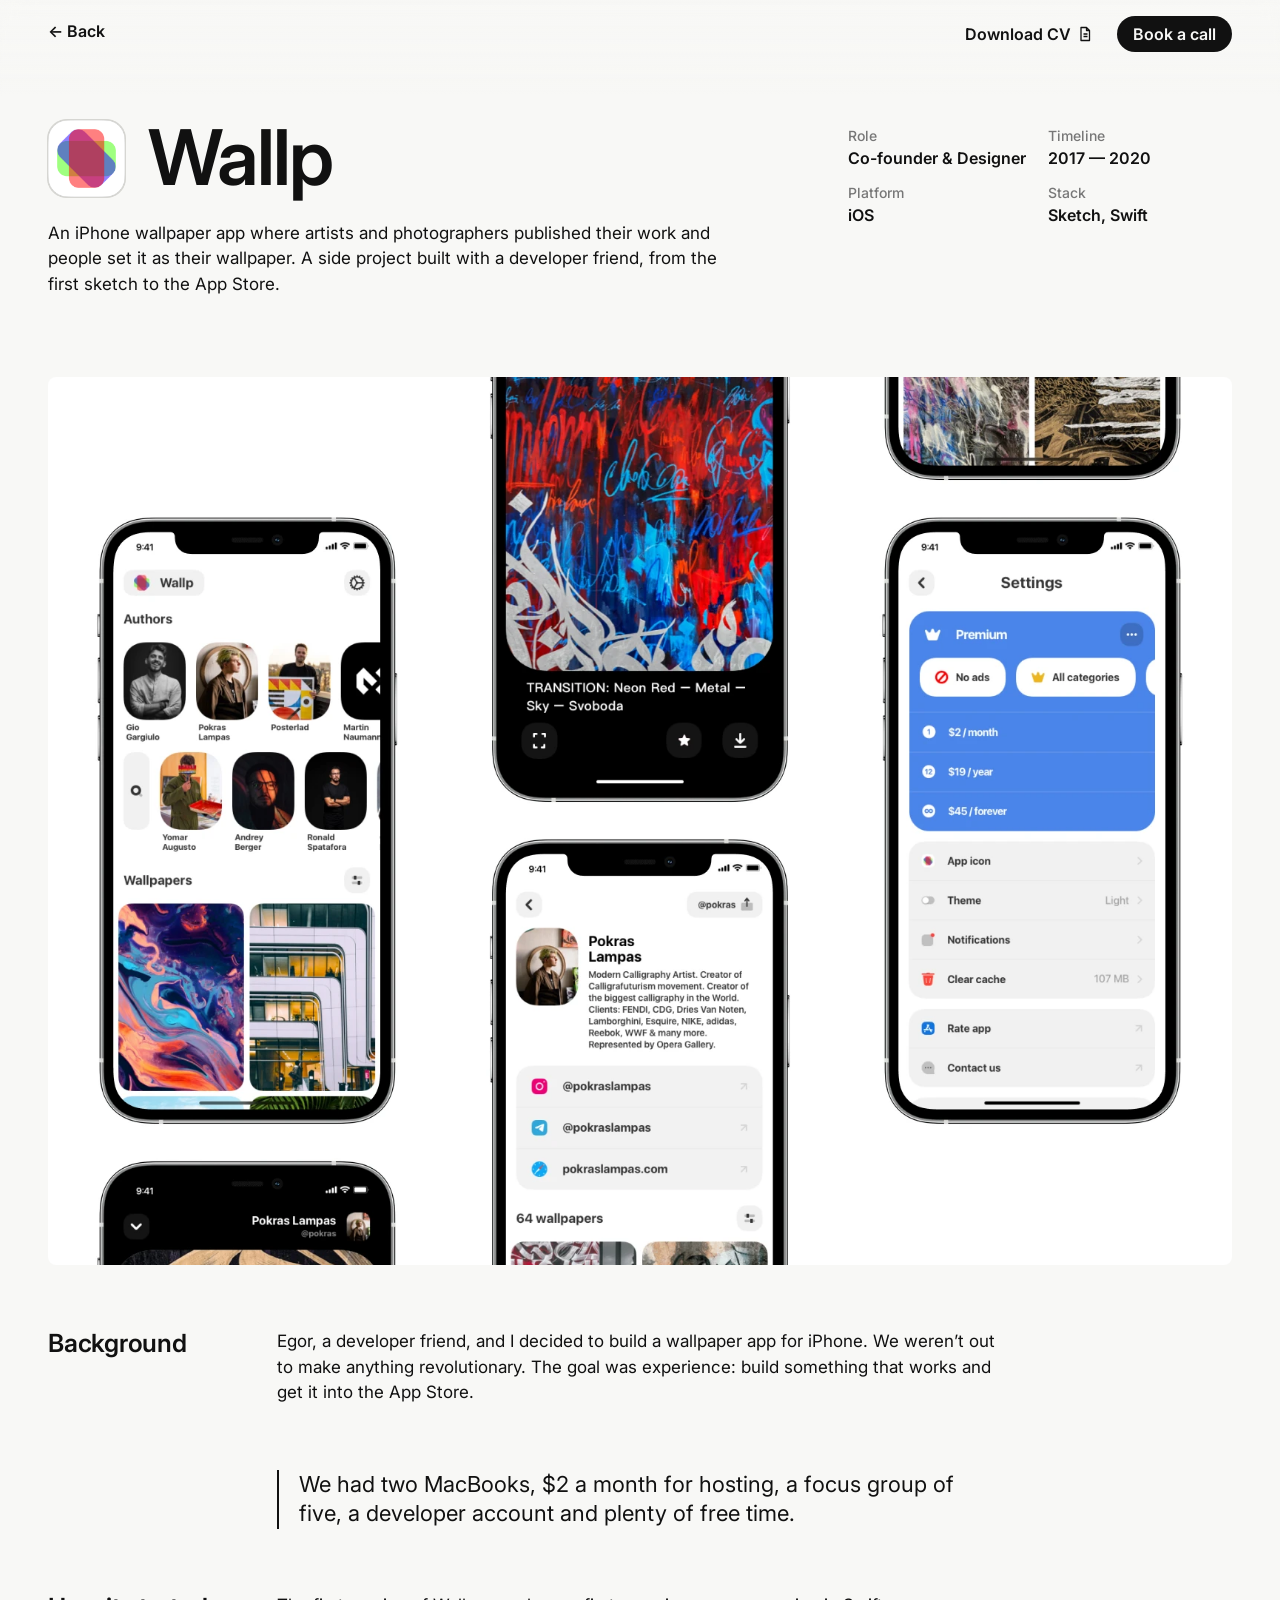
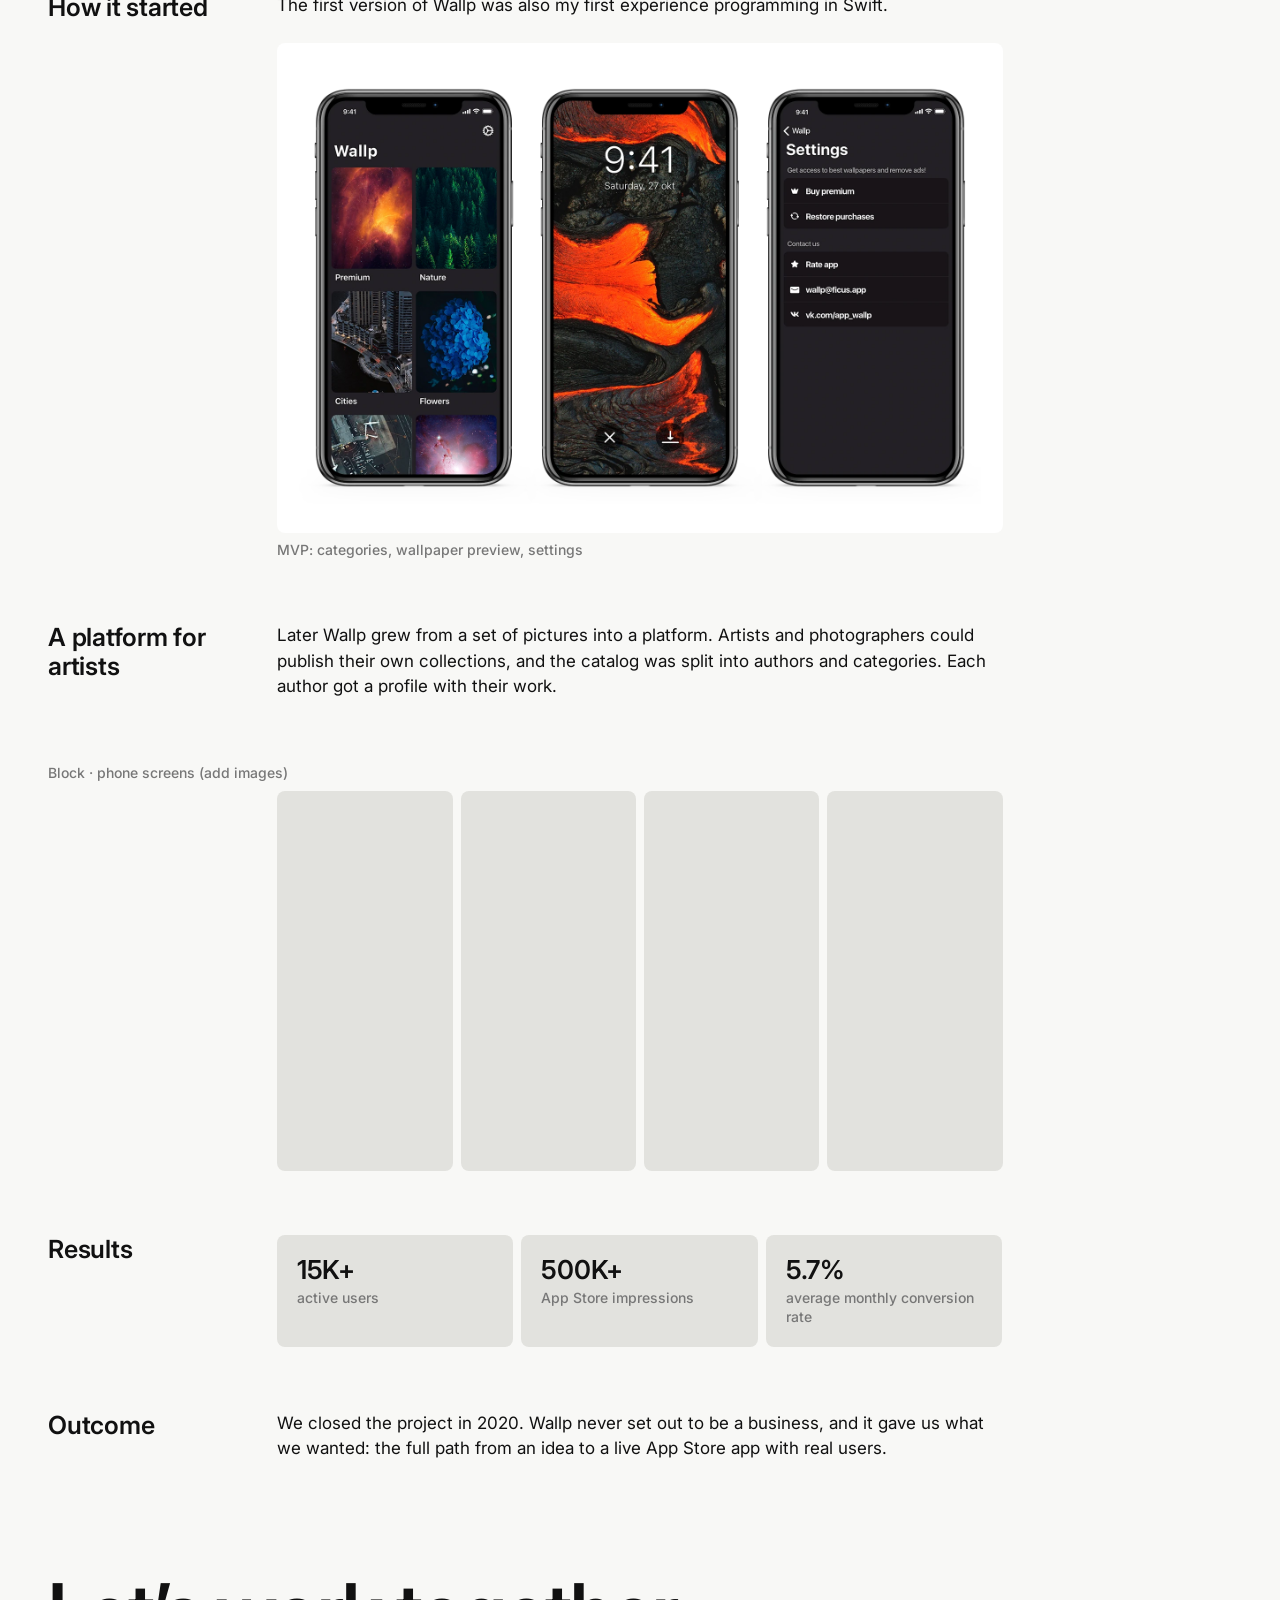
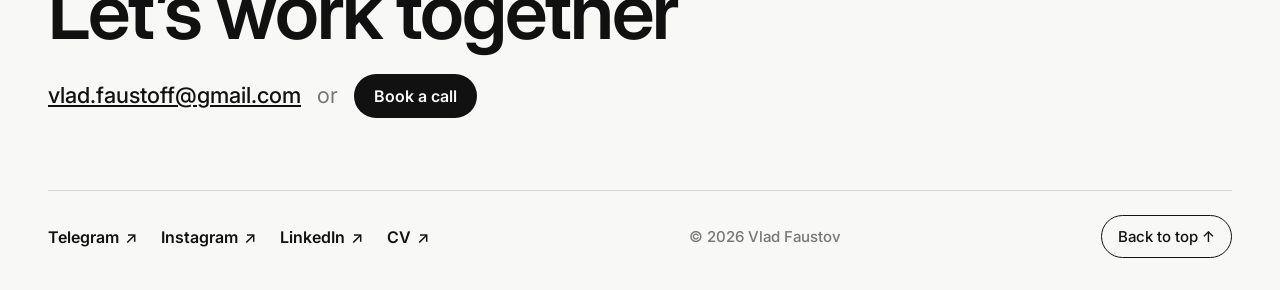
<file: Site/cases/wallp/index.html>
<!doctype html>
<html lang="en">
<head>
  <meta charset="utf-8">
  <meta name="viewport" content="width=device-width, initial-scale=1">
  <title>Wallp · Vlad Faustov</title>
  <link rel="icon" href="../../favicon.ico" sizes="any">
  <link rel="icon" href="../../assets/favicon/favicon-32.png" type="image/png">
  <link rel="apple-touch-icon" href="../../assets/favicon/apple-touch-icon.png">
  <meta name="description" content="Wallp: redesign of an iOS wallpaper platform for artists — design and Swift code.">
  <link rel="preconnect" href="https://fonts.googleapis.com">
  <link rel="preconnect" href="https://fonts.gstatic.com" crossorigin>
  <link rel="stylesheet" href="https://fonts.googleapis.com/css2?family=Inter:wght@400;500;600;700;800&display=swap">
  <link rel="stylesheet" href="../../css/style.css">
  <link rel="stylesheet" href="../../css/case.css">
</head>
<body id="top">

  <!-- ============ TOP BLUR + NAV ============ -->
  <div class="top-blur" aria-hidden="true">
    <div></div><div></div><div></div><div></div><div></div><div></div>
  </div>

  <a class="link back" href="../../#work">← Back</a>

  <nav class="nav" aria-label="Main">
    <a class="link" href="#">Download CV <svg class="icon" viewBox="0 0 16 16" aria-hidden="true"><path d="M4 1.5h5.5L12.5 4.5v10h-8.5z M9.5 1.5v3h3 M6.5 8h4 M6.5 10.5h4" fill="none" stroke="currentColor" stroke-width="1.3" stroke-linejoin="round"/></svg></a>
    <a class="btn btn--primary" href="https://calendar.notion.so/meet/faustov/interview" target="_blank" rel="noopener">Book a call</a>
  </nav>

  <main>

    <!-- ============ CASE HEADER ============ -->
    <header class="cs-head">
      <h1 class="cs-head__title">
        <img class="cs-head__icon" src="../../assets/cases/wallp/icon.png" width="256" height="256" alt="">
        Wallp
      </h1>
      <p class="cs-head__lead">
        An iPhone wallpaper app where artists and photographers published their work
        and people set it as their wallpaper. A side project built with a developer
        friend, from the first sketch to the App&nbsp;Store.
      </p>
      <dl class="cs-head__meta">
        <div><dt>Role</dt><dd>Co-founder &amp; Designer</dd></div>
        <div><dt>Timeline</dt><dd>2017 — 2020</dd></div>
        <div><dt>Platform</dt><dd>iOS</dd></div>
        <div><dt>Stack</dt><dd>Sketch, Swift</dd></div>
      </dl>
    </header>

    <!-- Block: cover image, full width -->
    <section class="cs-block cs-block--full">
      <img class="cs-img cs-img--4x3" src="../../assets/cases/wallp/cover.webp" width="1600" height="1200"
           alt="Wallp app screens: authors, wallpaper, artist profile, settings">
    </section>

    <!-- Block: background -->
    <section class="cs-block">
      <h2 class="cs-block__label">Background</h2>
      <div class="cs-block__body--text cs-text">
        <p>
          Egor, a developer friend, and I decided to build a wallpaper app for iPhone.
          We weren’t out to make anything revolutionary. The goal was experience:
          build something that works and get it into the App Store.
        </p>
      </div>
    </section>

    <!-- Block: quote -->
    <section class="cs-block">
      <blockquote class="cs-block__body--text cs-quote">
        We had two MacBooks, $2 a month for hosting, a focus group of five,
        a developer account and plenty of free time.
      </blockquote>
    </section>

    <!-- Block: first version -->
    <section class="cs-block">
      <h2 class="cs-block__label">How it started</h2>
      <div class="cs-block__body cs-stack">
        <div class="cs-text">
          <p>The first version of Wallp was also my first experience programming in Swift.</p>
        </div>
        <figure class="cs-figure cs-figure--white">
          <img src="../../assets/cases/wallp/mvp.webp" width="1544" height="978" loading="lazy"
               alt="Wallp MVP: category grid, full-screen wallpaper preview with the lock screen clock, settings with Premium">
          <figcaption>MVP: categories, wallpaper preview, settings</figcaption>
        </figure>
      </div>
    </section>

    <!-- Block: from categories to authors -->
    <section class="cs-block">
      <h2 class="cs-block__label">A platform for artists</h2>
      <div class="cs-block__body--text cs-text">
        <p>
          Later Wallp grew from a set of pictures into a platform. Artists and photographers
          could publish their own collections, and the catalog was split into authors
          and categories. Each author got a profile with their work.
        </p>
      </div>
    </section>

    <!-- Block: phone screens gallery (images to be added) -->
    <section class="cs-block">
      <p class="cs-hint">Block · phone screens (add images)</p>
      <div class="cs-block__body cs-cols-4">
        <div class="cs-img cs-img--phone"></div>
        <div class="cs-img cs-img--phone"></div>
        <div class="cs-img cs-img--phone"></div>
        <div class="cs-img cs-img--phone"></div>
      </div>
    </section>

    <!-- Block: results -->
    <section class="cs-block">
      <h2 class="cs-block__label">Results</h2>
      <div class="cs-block__body cs-stack">
        <div class="cs-cols-3">
          <div class="cs-metric"><div class="cs-metric__value">15K+</div><div class="cs-metric__label">active users</div></div>
          <div class="cs-metric"><div class="cs-metric__value">500K+</div><div class="cs-metric__label">App Store impressions</div></div>
          <div class="cs-metric"><div class="cs-metric__value">5.7%</div><div class="cs-metric__label">average monthly conversion rate</div></div>
        </div>
      </div>
    </section>

    <!-- Block: outcome -->
    <section class="cs-block">
      <h2 class="cs-block__label">Outcome</h2>
      <div class="cs-block__body--text cs-text">
        <p>
          We closed the project in 2020. Wallp never set out to be a business, and it gave
          us what we wanted: the full path from an idea to a live App Store app with
          real users.
        </p>
      </div>
    </section>


  </main>

  <!-- ============ FOOTER ============ -->
  <footer class="footer" id="contact">
    <h2 class="footer__title">Let’s work together</h2>
    <p class="footer__contact">
      <a class="footer__email" href="mailto:vlad.faustoff@gmail.com">vlad.faustoff@gmail.com</a>
      <span class="footer__or">or</span>
      <a class="btn btn--primary btn--lg" href="https://calendar.notion.so/meet/faustov/interview" target="_blank" rel="noopener">Book a call</a>
    </p>

    <div class="footer__bottom">
      <ul class="footer__links">
        <li><a class="link link--ext" href="https://t.me/faustov" target="_blank" rel="noopener noreferrer">Telegram</a></li>
        <li><a class="link link--ext" href="https://instagram.com/vladfaustov" target="_blank" rel="noopener noreferrer">Instagram</a></li>
        <li><a class="link link--ext" href="https://www.linkedin.com/in/faustov/" target="_blank" rel="noopener noreferrer">LinkedIn</a></li>
        <li><a class="link link--ext" href="#">CV</a></li>
      </ul>
      <p class="footer__copy">© 2026 Vlad Faustov</p>
      <a class="to-top" href="#top">Back to top ↑</a>
    </div>
  </footer>

  <script src="../../js/lightbox.js" defer></script>
</body>
</html>
</file>
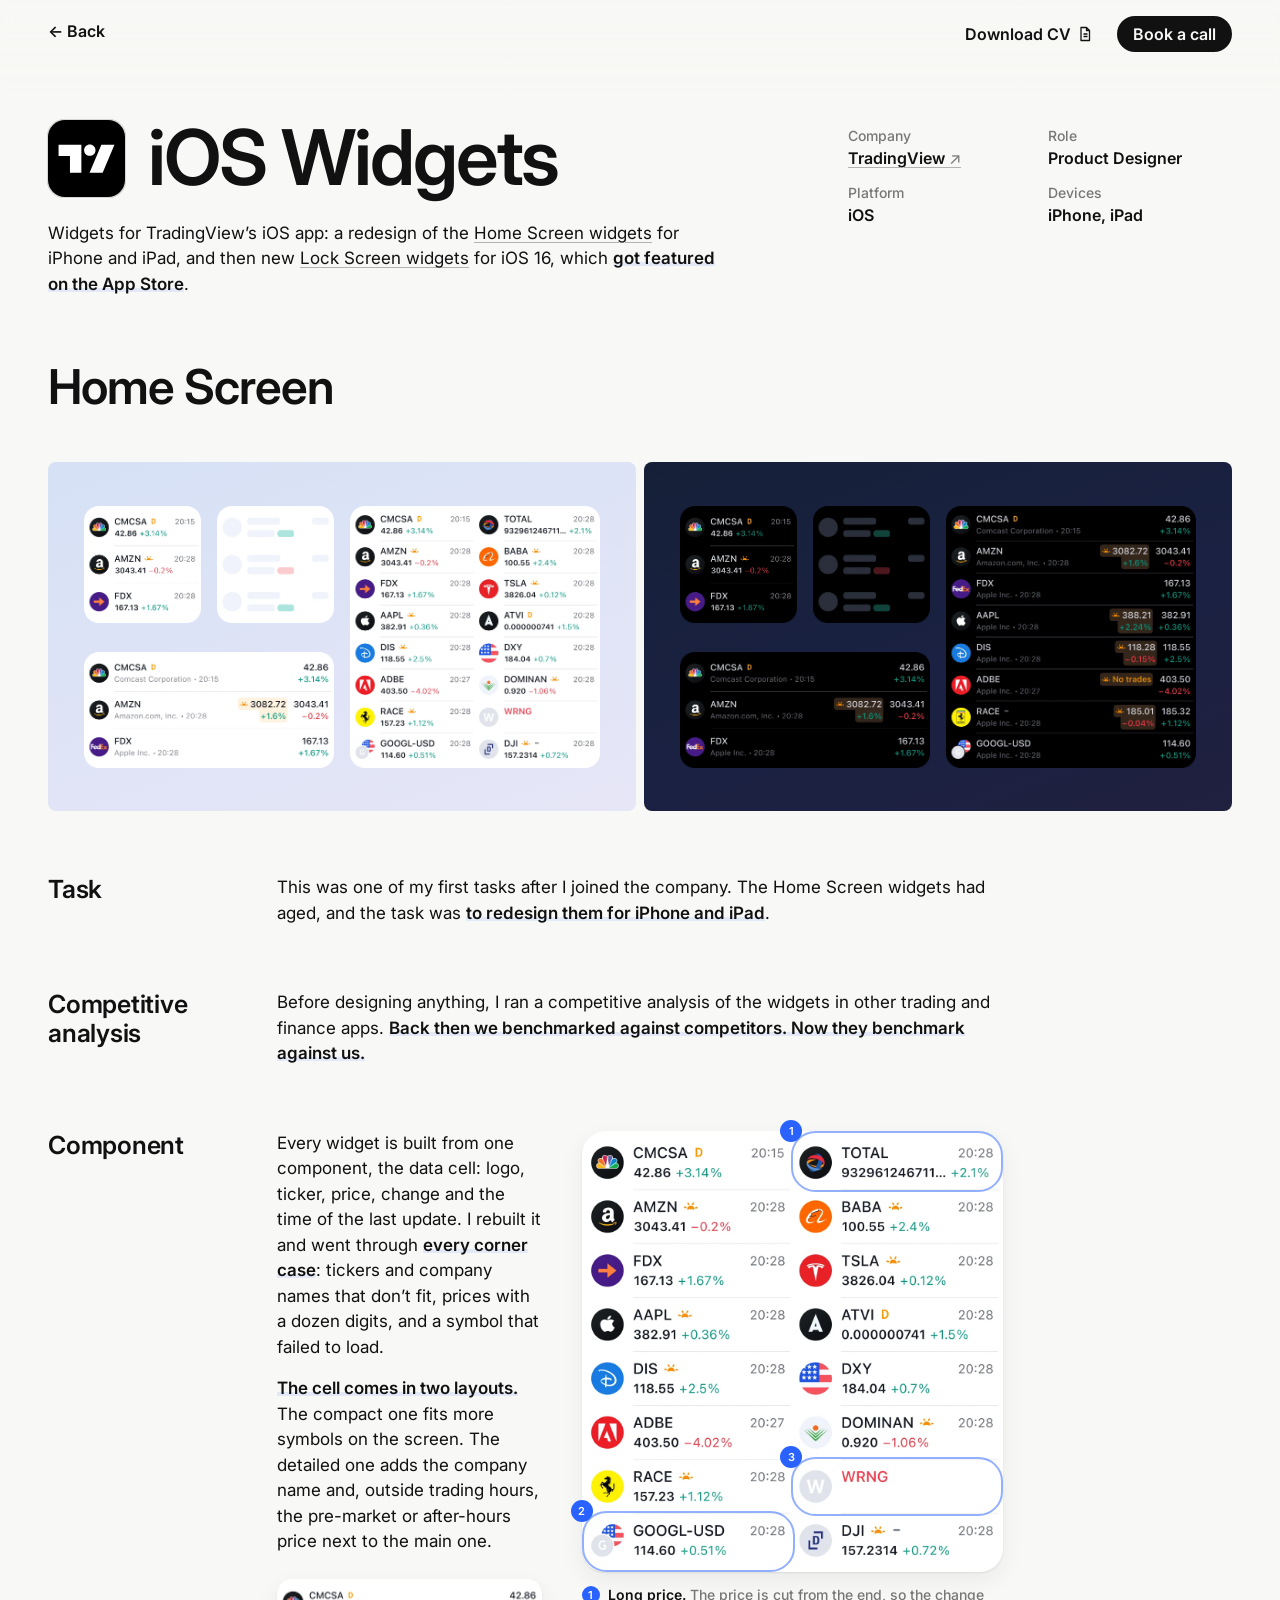
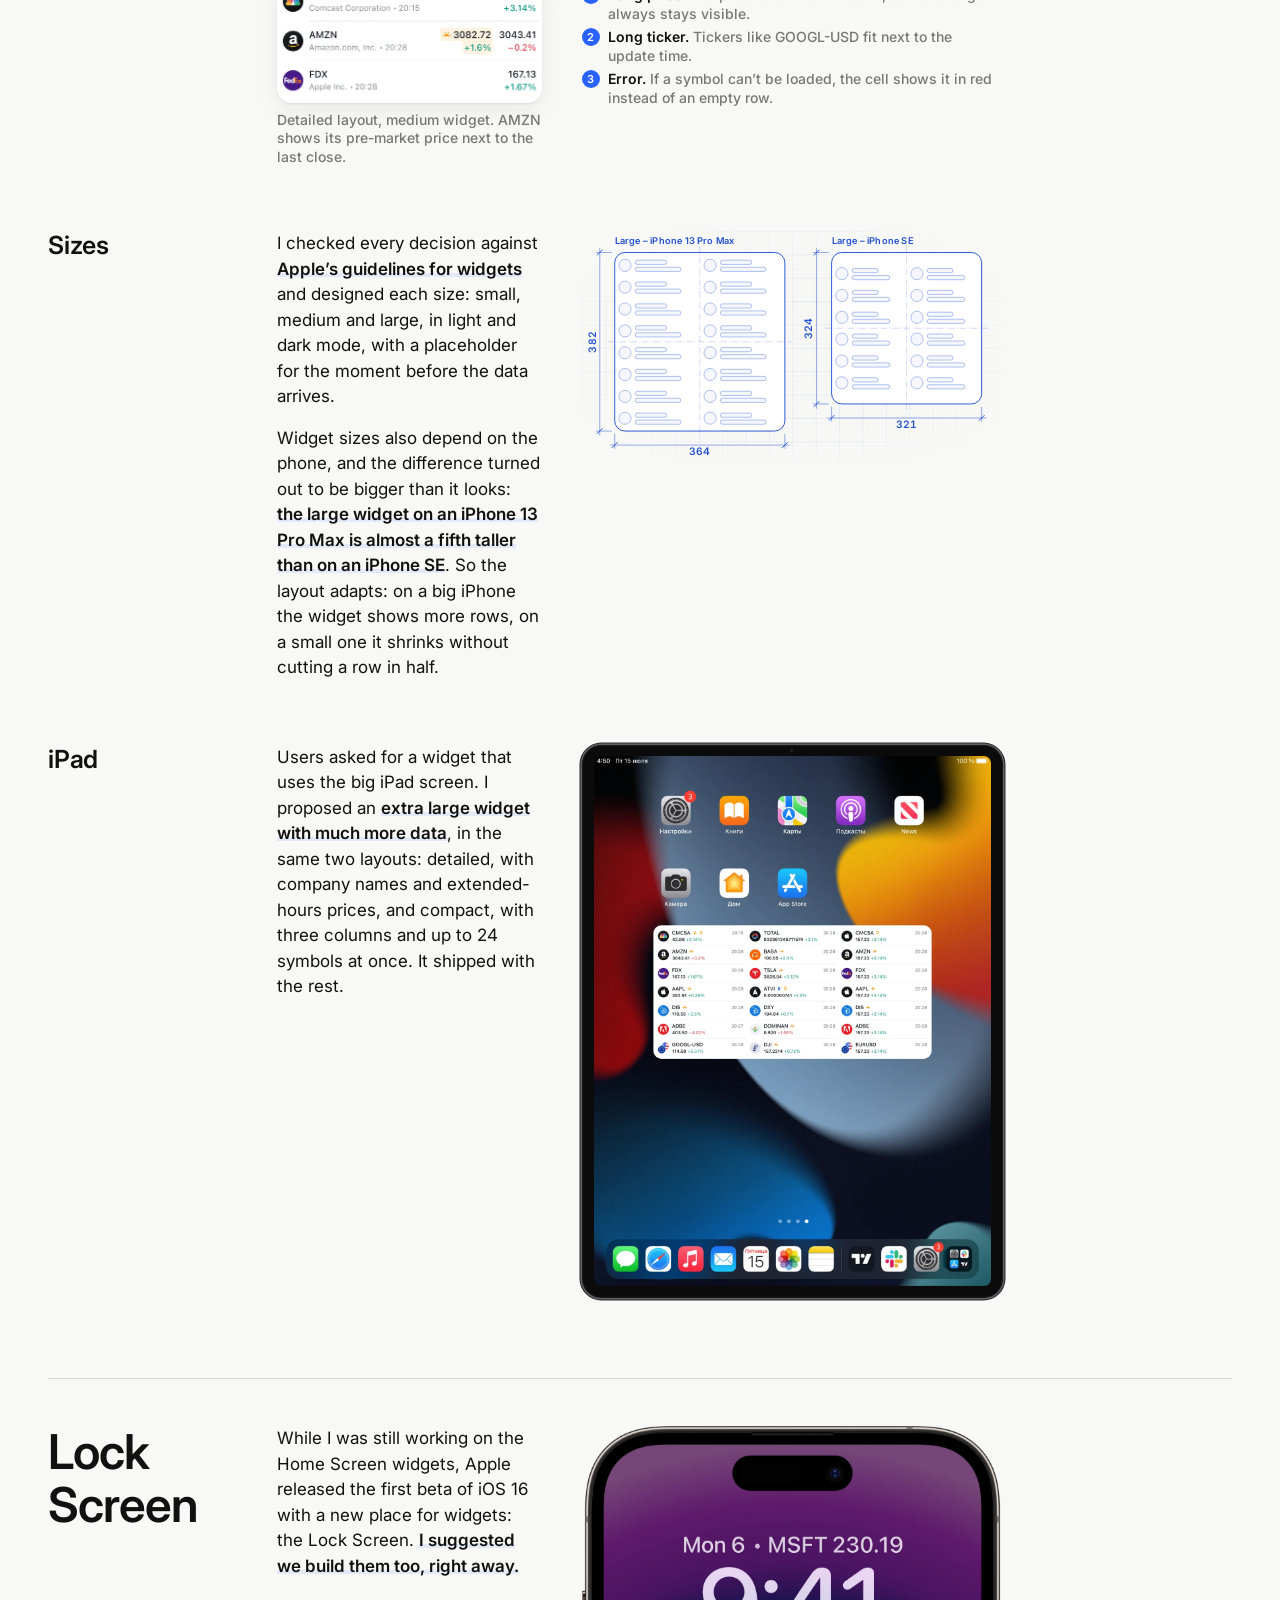
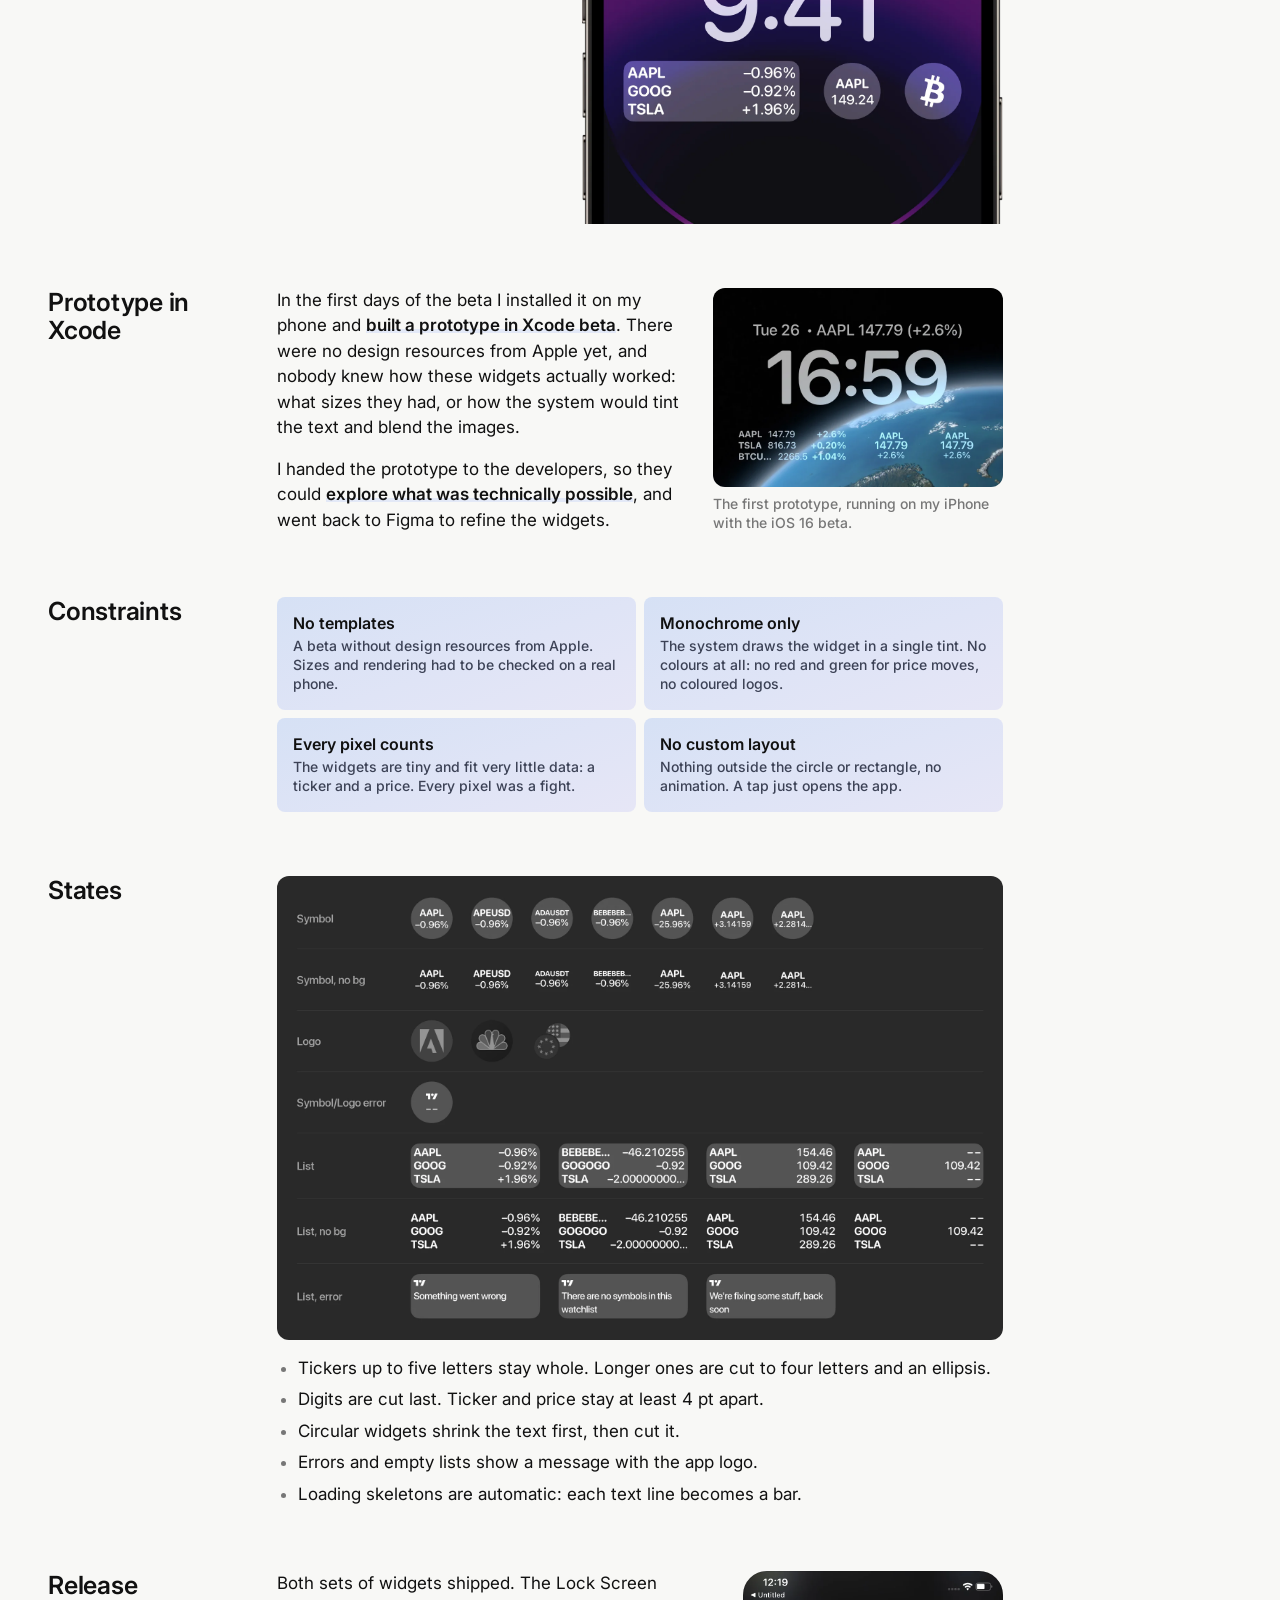
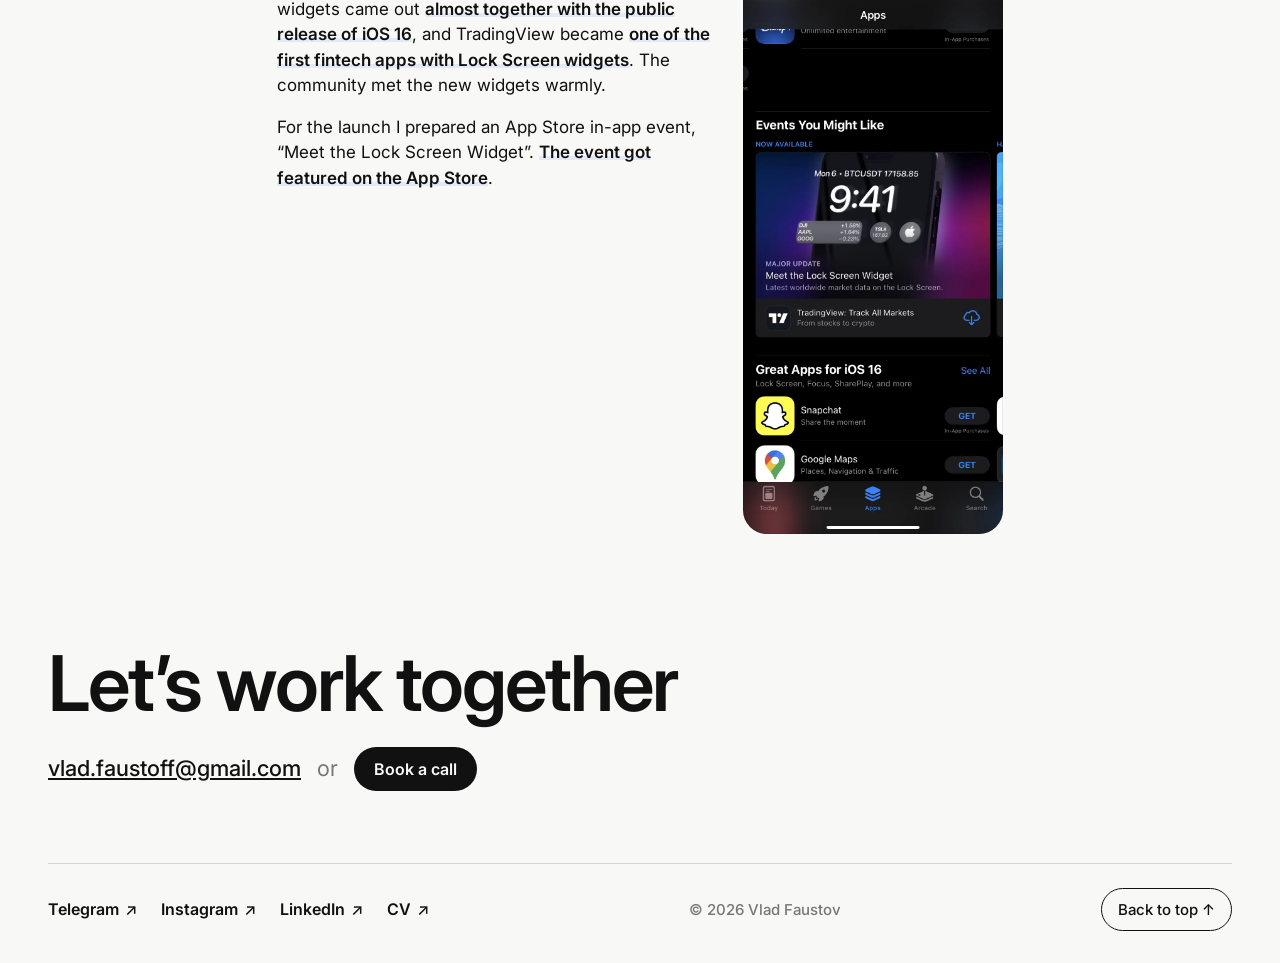
<file: Site/cases/widgets/index.html>
<!doctype html>
<html lang="en">
<head>
  <meta charset="utf-8">
  <meta name="viewport" content="width=device-width, initial-scale=1">
  <title>iOS Widgets · Vlad Faustov</title>
  <link rel="icon" href="../../favicon.ico" sizes="any">
  <link rel="icon" href="../../assets/favicon/favicon-32.png" type="image/png">
  <link rel="apple-touch-icon" href="../../assets/favicon/apple-touch-icon.png">
  <meta name="description" content="iOS Widgets: a redesign of TradingView’s Home Screen widgets for iPhone and iPad, and new Lock Screen widgets for iOS 16, featured on the App Store.">
  <link rel="preconnect" href="https://fonts.googleapis.com">
  <link rel="preconnect" href="https://fonts.gstatic.com" crossorigin>
  <link rel="stylesheet" href="https://fonts.googleapis.com/css2?family=Inter:wght@400;500;600;700;800&display=swap">
  <link rel="stylesheet" href="../../css/style.css">
  <link rel="stylesheet" href="../../css/case.css">
</head>
<body id="top">

  <!-- ============ TOP BLUR + NAV ============ -->
  <div class="top-blur" aria-hidden="true">
    <div></div><div></div><div></div><div></div><div></div><div></div>
  </div>

  <a class="link back" href="../../#work">← Back</a>

  <nav class="nav" aria-label="Main">
    <a class="link" href="#">Download CV <svg class="icon" viewBox="0 0 16 16" aria-hidden="true"><path d="M4 1.5h5.5L12.5 4.5v10h-8.5z M9.5 1.5v3h3 M6.5 8h4 M6.5 10.5h4" fill="none" stroke="currentColor" stroke-width="1.3" stroke-linejoin="round"/></svg></a>
    <a class="btn btn--primary" href="https://calendar.notion.so/meet/faustov/interview" target="_blank" rel="noopener">Book a call</a>
  </nav>

  <main>

    <!-- ============ CASE HEADER ============ -->
    <header class="cs-head">
      <h1 class="cs-head__title">
        <img class="cs-head__icon" src="../../assets/cases/widgets/icon.svg" width="180" height="180" alt="">
        iOS Widgets
      </h1>
      <p class="cs-head__lead">
        Widgets for TradingView’s iOS app: a redesign of the
        <a href="#home-screen">Home Screen widgets</a> for iPhone and iPad, and then
        new <a href="#lock-screen">Lock Screen widgets</a> for iOS 16, which
        <mark class="hl">got featured on the App Store</mark>.
      </p>
      <dl class="cs-head__meta">
        <div><dt>Company</dt><dd><a href="https://www.tradingview.com" target="_blank" rel="noopener">TradingView</a></dd></div>
        <div><dt>Role</dt><dd>Product Designer</dd></div>
        <div><dt>Platform</dt><dd>iOS</dd></div>
        <div><dt>Devices</dt><dd>iPhone, iPad</dd></div>
      </dl>
    </header>

    <!-- ================= Chapter 1: Home Screen widgets ================= -->
    <section class="cs-part" id="home-screen">
      <h2 class="cs-part__title">Home Screen</h2>
    </section>

    <!-- Block: intro, all sizes in light and dark.
         Under 1100px only the light panel is shown. -->
    <section class="cs-block cs-block--full">
      <figure class="cs-figure">
        <div class="wd-screens">
          <div class="wd-screen wd-screen--light">
            <div class="wd-grid"><div>
              <img src="../../assets/cases/widgets/small-light.webp" width="510" height="510" loading="lazy"
                   alt="Small widget, light: three symbols">
              <img src="../../assets/cases/widgets/small-loading-light.webp" width="510" height="510" loading="lazy"
                   alt="Small widget, light, loading: grey placeholders instead of text">
              <img class="wd-grid__wide" src="../../assets/cases/widgets/medium-light.webp" width="1092" height="510" loading="lazy"
                   alt="Medium widget, light, detailed layout">
              <img class="wd-grid__large" src="../../assets/cases/widgets/large-compact-light.webp" width="1092" height="1146" loading="lazy"
                   alt="Large widget, light, compact layout with sixteen symbols">
            </div></div>
          </div>
          <div class="wd-screen wd-screen--dark">
            <div class="wd-grid"><div>
              <img src="../../assets/cases/widgets/small-dark.webp" width="510" height="510" loading="lazy"
                   alt="Small widget, dark: three symbols">
              <img src="../../assets/cases/widgets/small-loading-dark.webp" width="510" height="510" loading="lazy"
                   alt="Small widget, dark, loading: grey placeholders instead of text">
              <img class="wd-grid__wide" src="../../assets/cases/widgets/medium-dark.webp" width="1092" height="510" loading="lazy"
                   alt="Medium widget, dark, detailed layout">
              <img class="wd-grid__large" src="../../assets/cases/widgets/large-detailed-dark.webp" width="1092" height="1146" loading="lazy"
                   alt="Large widget, dark, detailed layout with eight symbols, extended-hours prices and a No trades state">
            </div></div>
          </div>
        </div>
      </figure>
    </section>

    <!-- Block: task -->
    <section class="cs-block">
      <h2 class="cs-block__label">Task</h2>
      <div class="cs-block__body--text cs-text">
        <p>
          This was one of my first tasks after I joined the company. The Home Screen
          widgets had aged, and the task was
          <mark class="hl">to redesign them for iPhone and iPad</mark>.
        </p>
      </div>
    </section>

    <!-- Block: competitors -->
    <section class="cs-block">
      <h2 class="cs-block__label">Competitive analysis</h2>
      <div class="cs-block__body--text cs-text">
        <p>
          Before designing anything, I ran a competitive analysis of the widgets
          in other trading and finance apps.
          <mark class="hl">Back then we benchmarked against competitors. Now they benchmark against us.</mark>
        </p>
      </div>
    </section>

    <!-- Block: component (data cell) + corner cases.
         Text and the medium widget on the left, marked large widget and
         its legend on the right. Outlines are in % of the image (1092×1146). -->
    <section class="cs-block">
      <h2 class="cs-block__label">Component</h2>
      <div class="cs-block__body wd-split">
        <div class="cs-stack">
          <div class="cs-text">
            <p>
              Every widget is built from one component, the data cell: logo, ticker,
              price, change and the time of the last update. I rebuilt it and went
              through <mark class="hl">every corner case</mark>: tickers and company names that don’t fit,
              prices with a dozen digits, and a symbol that failed to load.
            </p>
            <p>
              <mark class="hl">The cell comes in two layouts.</mark> The compact one fits more symbols on the
              screen. The detailed one adds the company name and, outside trading hours,
              the pre-market or after-hours price next to the main one.
            </p>
          </div>
          <figure class="cs-figure">
            <img class="wd-shadow" src="../../assets/cases/widgets/medium-light.webp" width="1092" height="510" loading="lazy"
                 alt="Medium widget, detailed layout: CMCSA, AMZN with its pre-market price in an orange chip, and FDX">
            <figcaption>Detailed layout, medium widget. AMZN shows its pre-market price next to the last close.</figcaption>
          </figure>
        </div>
        <figure class="cs-figure wd-anatomy">
          <div class="wd-marked">
            <img src="../../assets/cases/widgets/large-compact-light.webp" width="1092" height="1146" loading="lazy"
                 alt="Large widget, compact layout: two columns of eight symbols. Marked: a truncated long price, a long ticker, and a symbol in the error state">
            <span class="wd-mark" style="left: 50.9%; top: 1.2%; width: 48.0%; height: 11.5%" data-n="1"></span>
            <span class="wd-mark" style="left: 1.1%; top: 87.1%; width: 48.4%; height: 11.7%" data-n="2"></span>
            <span class="wd-mark" style="left: 50.9%; top: 74.9%; width: 48.0%; height: 11.2%" data-n="3"></span>
          </div>
          <figcaption class="wd-legend-wrap"><ol class="wd-legend">
            <li><b>Long price.</b> The price is cut from the end, so the change always stays visible.</li>
            <li><b>Long ticker.</b> Tickers like GOOGL-USD fit next to the update time.</li>
            <li><b>Error.</b> If a symbol can’t be loaded, the cell shows it in red instead of an empty row.</li>
          </ol></figcaption>
        </figure>
      </div>
    </section>

    <!-- Block: sizes + iPhone SE vs Pro Max.
         Diagram in points, sizes from Apple’s HIG widget size table.
         Row pitch (46.7 pt) is measured from the large widget mockup. -->
    <section class="cs-block">
      <h2 class="cs-block__label">Sizes</h2>
      <div class="cs-block__body wd-split">
        <div class="cs-text">
          <p>
            I checked every decision against <mark class="hl">Apple’s guidelines for widgets</mark> and
            designed each size: small, medium and large, in light and dark mode,
            with a placeholder for the moment before the data arrives.
          </p>
          <p>
            Widget sizes also depend on the phone, and the difference turned out to be
            bigger than it looks: <mark class="hl">the large widget on an iPhone 13 Pro Max
            is almost a fifth taller than on an iPhone SE</mark>. So the layout adapts:
            on a big iPhone the widget shows more rows, on a small one it shrinks
            without cutting a row in half.
          </p>
        </div>
          <div class="wd-sizes">
            <svg viewBox="0 0 900 494" role="img" aria-label="Blueprint of the large widget: 364 by 382 points on iPhone 13 Pro Max, 321 by 324 points on iPhone SE. The bigger phone fits more rows.">
<defs>
<pattern id="bp-minor" width="10" height="10" patternUnits="userSpaceOnUse"><path d="M10 0H0V10" class="bp-grid"/></pattern>
<pattern id="bp-major" width="50" height="50" patternUnits="userSpaceOnUse"><rect width="50" height="50" fill="url(#bp-minor)"/><path d="M50 0H0V50" class="bp-grid bp-grid--major"/></pattern>
<radialGradient id="bp-fade" cx="50%" cy="50%" r="62%"><stop offset="55%" stop-color="#fff"/><stop offset="100%" stop-color="#000"/></radialGradient>
<mask id="bp-mask"><rect width="900" height="494" fill="url(#bp-fade)"/></mask>
</defs>
<rect width="900" height="494" fill="url(#bp-major)" mask="url(#bp-mask)"/>
<rect x="70" y="46" width="364" height="382" rx="22" class="bp-obj"/>
<line x1="56" y1="237" x2="448" y2="237" class="bp-axis"/>
<line x1="252" y1="32" x2="252" y2="442" class="bp-axis"/>
<circle cx="92" cy="73.5" r="13" class="bp-sk"/>
<rect x="114" y="62.5" width="67.1" height="9" rx="4.5" class="bp-sk"/>
<rect x="114" y="77.5" width="97.6" height="9" rx="4.5" class="bp-sk"/>
<circle cx="274" cy="73.5" r="13" class="bp-sk"/>
<rect x="296" y="62.5" width="67.1" height="9" rx="4.5" class="bp-sk"/>
<rect x="296" y="77.5" width="97.6" height="9" rx="4.5" class="bp-sk"/>
<circle cx="92" cy="120.2" r="13" class="bp-sk"/>
<rect x="114" y="109.2" width="67.1" height="9" rx="4.5" class="bp-sk"/>
<rect x="114" y="124.2" width="97.6" height="9" rx="4.5" class="bp-sk"/>
<circle cx="274" cy="120.2" r="13" class="bp-sk"/>
<rect x="296" y="109.2" width="67.1" height="9" rx="4.5" class="bp-sk"/>
<rect x="296" y="124.2" width="97.6" height="9" rx="4.5" class="bp-sk"/>
<circle cx="92" cy="166.9" r="13" class="bp-sk"/>
<rect x="114" y="155.9" width="67.1" height="9" rx="4.5" class="bp-sk"/>
<rect x="114" y="170.9" width="97.6" height="9" rx="4.5" class="bp-sk"/>
<circle cx="274" cy="166.9" r="13" class="bp-sk"/>
<rect x="296" y="155.9" width="67.1" height="9" rx="4.5" class="bp-sk"/>
<rect x="296" y="170.9" width="97.6" height="9" rx="4.5" class="bp-sk"/>
<circle cx="92" cy="213.7" r="13" class="bp-sk"/>
<rect x="114" y="202.7" width="67.1" height="9" rx="4.5" class="bp-sk"/>
<rect x="114" y="217.7" width="97.6" height="9" rx="4.5" class="bp-sk"/>
<circle cx="274" cy="213.7" r="13" class="bp-sk"/>
<rect x="296" y="202.7" width="67.1" height="9" rx="4.5" class="bp-sk"/>
<rect x="296" y="217.7" width="97.6" height="9" rx="4.5" class="bp-sk"/>
<circle cx="92" cy="260.4" r="13" class="bp-sk"/>
<rect x="114" y="249.3" width="67.1" height="9" rx="4.5" class="bp-sk"/>
<rect x="114" y="264.4" width="97.6" height="9" rx="4.5" class="bp-sk"/>
<circle cx="274" cy="260.4" r="13" class="bp-sk"/>
<rect x="296" y="249.3" width="67.1" height="9" rx="4.5" class="bp-sk"/>
<rect x="296" y="264.4" width="97.6" height="9" rx="4.5" class="bp-sk"/>
<circle cx="92" cy="307" r="13" class="bp-sk"/>
<rect x="114" y="296" width="67.1" height="9" rx="4.5" class="bp-sk"/>
<rect x="114" y="311" width="97.6" height="9" rx="4.5" class="bp-sk"/>
<circle cx="274" cy="307" r="13" class="bp-sk"/>
<rect x="296" y="296" width="67.1" height="9" rx="4.5" class="bp-sk"/>
<rect x="296" y="311" width="97.6" height="9" rx="4.5" class="bp-sk"/>
<circle cx="92" cy="353.8" r="13" class="bp-sk"/>
<rect x="114" y="342.8" width="67.1" height="9" rx="4.5" class="bp-sk"/>
<rect x="114" y="357.8" width="97.6" height="9" rx="4.5" class="bp-sk"/>
<circle cx="274" cy="353.8" r="13" class="bp-sk"/>
<rect x="296" y="342.8" width="67.1" height="9" rx="4.5" class="bp-sk"/>
<rect x="296" y="357.8" width="97.6" height="9" rx="4.5" class="bp-sk"/>
<circle cx="92" cy="400.5" r="13" class="bp-sk"/>
<rect x="114" y="389.5" width="67.1" height="9" rx="4.5" class="bp-sk"/>
<rect x="114" y="404.5" width="97.6" height="9" rx="4.5" class="bp-sk"/>
<circle cx="274" cy="400.5" r="13" class="bp-sk"/>
<rect x="296" y="389.5" width="67.1" height="9" rx="4.5" class="bp-sk"/>
<rect x="296" y="404.5" width="97.6" height="9" rx="4.5" class="bp-sk"/>
<rect x="534" y="46" width="321" height="324" rx="22" class="bp-obj"/>
<line x1="520" y1="208" x2="869" y2="208" class="bp-axis"/>
<line x1="694.5" y1="32" x2="694.5" y2="384" class="bp-axis"/>
<circle cx="556" cy="91.2" r="13" class="bp-sk"/>
<rect x="578" y="80.2" width="55.3" height="9" rx="4.5" class="bp-sk"/>
<rect x="578" y="95.2" width="80.4" height="9" rx="4.5" class="bp-sk"/>
<circle cx="716.5" cy="91.2" r="13" class="bp-sk"/>
<rect x="738.5" y="80.2" width="55.3" height="9" rx="4.5" class="bp-sk"/>
<rect x="738.5" y="95.2" width="80.4" height="9" rx="4.5" class="bp-sk"/>
<circle cx="556" cy="137.9" r="13" class="bp-sk"/>
<rect x="578" y="127" width="55.3" height="9" rx="4.5" class="bp-sk"/>
<rect x="578" y="141.9" width="80.4" height="9" rx="4.5" class="bp-sk"/>
<circle cx="716.5" cy="137.9" r="13" class="bp-sk"/>
<rect x="738.5" y="127" width="55.3" height="9" rx="4.5" class="bp-sk"/>
<rect x="738.5" y="141.9" width="80.4" height="9" rx="4.5" class="bp-sk"/>
<circle cx="556" cy="184.7" r="13" class="bp-sk"/>
<rect x="578" y="173.7" width="55.3" height="9" rx="4.5" class="bp-sk"/>
<rect x="578" y="188.7" width="80.4" height="9" rx="4.5" class="bp-sk"/>
<circle cx="716.5" cy="184.7" r="13" class="bp-sk"/>
<rect x="738.5" y="173.7" width="55.3" height="9" rx="4.5" class="bp-sk"/>
<rect x="738.5" y="188.7" width="80.4" height="9" rx="4.5" class="bp-sk"/>
<circle cx="556" cy="231.4" r="13" class="bp-sk"/>
<rect x="578" y="220.4" width="55.3" height="9" rx="4.5" class="bp-sk"/>
<rect x="578" y="235.4" width="80.4" height="9" rx="4.5" class="bp-sk"/>
<circle cx="716.5" cy="231.4" r="13" class="bp-sk"/>
<rect x="738.5" y="220.4" width="55.3" height="9" rx="4.5" class="bp-sk"/>
<rect x="738.5" y="235.4" width="80.4" height="9" rx="4.5" class="bp-sk"/>
<circle cx="556" cy="278.1" r="13" class="bp-sk"/>
<rect x="578" y="267.1" width="55.3" height="9" rx="4.5" class="bp-sk"/>
<rect x="578" y="282.1" width="80.4" height="9" rx="4.5" class="bp-sk"/>
<circle cx="716.5" cy="278.1" r="13" class="bp-sk"/>
<rect x="738.5" y="267.1" width="55.3" height="9" rx="4.5" class="bp-sk"/>
<rect x="738.5" y="282.1" width="80.4" height="9" rx="4.5" class="bp-sk"/>
<circle cx="556" cy="324.8" r="13" class="bp-sk"/>
<rect x="578" y="313.8" width="55.3" height="9" rx="4.5" class="bp-sk"/>
<rect x="578" y="328.8" width="80.4" height="9" rx="4.5" class="bp-sk"/>
<circle cx="716.5" cy="324.8" r="13" class="bp-sk"/>
<rect x="738.5" y="313.8" width="55.3" height="9" rx="4.5" class="bp-sk"/>
<rect x="738.5" y="328.8" width="80.4" height="9" rx="4.5" class="bp-sk"/>
<text x="70" y="28" class="bp-name">Large – iPhone 13 Pro Max</text>
<text x="534" y="28" class="bp-name">Large – iPhone SE</text>
<line x1="70" y1="434" x2="70" y2="466" class="bp-ext"/>
<line x1="434" y1="434" x2="434" y2="466" class="bp-ext"/>
<line x1="60" y1="458" x2="444" y2="458" class="bp-dim"/>
<line x1="64" y1="464" x2="76" y2="452" class="bp-tick"/>
<line x1="428" y1="464" x2="440" y2="452" class="bp-tick"/>
<text x="252" y="480" text-anchor="middle" class="bp-num">364</text>
<line x1="64" y1="46" x2="30" y2="46" class="bp-ext"/>
<line x1="64" y1="428" x2="30" y2="428" class="bp-ext"/>
<line x1="38" y1="36" x2="38" y2="438" class="bp-dim"/>
<line x1="32" y1="52" x2="44" y2="40" class="bp-tick"/>
<line x1="32" y1="434" x2="44" y2="422" class="bp-tick"/>
<text transform="translate(29 237) rotate(-90)" text-anchor="middle" class="bp-num">382</text>
<line x1="534" y1="376" x2="534" y2="408" class="bp-ext"/>
<line x1="855" y1="376" x2="855" y2="408" class="bp-ext"/>
<line x1="524" y1="400" x2="865" y2="400" class="bp-dim"/>
<line x1="528" y1="406" x2="540" y2="394" class="bp-tick"/>
<line x1="849" y1="406" x2="861" y2="394" class="bp-tick"/>
<text x="694.5" y="422" text-anchor="middle" class="bp-num">321</text>
<line x1="528" y1="46" x2="494" y2="46" class="bp-ext"/>
<line x1="528" y1="370" x2="494" y2="370" class="bp-ext"/>
<line x1="502" y1="36" x2="502" y2="380" class="bp-dim"/>
<line x1="496" y1="52" x2="508" y2="40" class="bp-tick"/>
<line x1="496" y1="376" x2="508" y2="364" class="bp-tick"/>
<text transform="translate(493 208) rotate(-90)" text-anchor="middle" class="bp-num">324</text>
</svg>
          </div>
        </figure>
      </div>
    </section>

    <!-- Block: iPad: text on the left, iPad home screen on the right -->
    <section class="cs-block">
      <h2 class="cs-block__label">iPad</h2>
      <div class="cs-block__body wd-split">
        <div class="cs-text">
          <p>
            Users asked for a widget that uses the big iPad screen. I proposed an
            <mark class="hl">extra large widget with much more data</mark>, in the same two layouts:
            detailed, with company names and extended-hours prices, and compact, with
            three columns and up to 24 symbols at once. It shipped with the rest.
          </p>
        </div>
        <figure class="cs-figure">
          <div class="wd-ipad wd-ipad--solo"><div class="wd-ipad__screen">
            <img src="../../assets/cases/widgets/ipad-home-compact.webp" width="1200" height="1600" loading="lazy"
                 alt="iPad Home Screen with an extra large TradingView widget in the compact layout: three columns of eight symbols">
          </div></div>
        </figure>
      </div>
    </section>

    <!-- ================= Chapter 2: Lock Screen widgets ================= -->
    <!-- Block: iOS 16 beta, the turn of the story. Opens chapter 2, so the
         big black chapter title stands in for the grey block label. -->
    <section class="cs-block cs-block--chapter" id="lock-screen">
      <h2 class="cs-block__label cs-block__label--chapter">Lock Screen</h2>
      <div class="cs-block__body wd-split">
        <div class="cs-text">
          <p>
            While I was still working on the Home Screen widgets, Apple released the
            first beta of iOS 16 with a new place for widgets: the Lock Screen.
            <mark class="hl">I suggested we build them too, right away.</mark>
          </p>
        </div>
        <figure class="cs-figure">
          <img class="wd-plain" src="../../assets/cases/widgets/ls-render.webp" width="1248" height="1180" loading="lazy"
               alt="iPhone Lock Screen with TradingView widgets: a watchlist of AAPL, GOOG and TSLA, a circular AAPL price, a circular Bitcoin logo, and MSFT next to the date">
        </figure>
      </div>
    </section>

    <!-- Block: prototype in Xcode -->
    <section class="cs-block">
      <h2 class="cs-block__label">Prototype in Xcode</h2>
      <div class="cs-block__body wd-split wd-split--phone" style="--side: 300px">
        <div class="cs-text">
          <p>
            In the first days of the beta I installed it on my phone and
            <mark class="hl">built a prototype in Xcode beta</mark>. There were no design
            resources from Apple yet, and nobody knew how these widgets actually
            worked: what sizes they had, or how the system would tint the text
            and blend the images.
          </p>
          <p>
            I handed the prototype to the developers, so they could
            <mark class="hl">explore what was technically possible</mark>, and went
            back to Figma to refine the widgets.
          </p>
        </div>
        <figure class="cs-figure">
          <img class="wd-shot wd-shot--wide" src="../../assets/cases/widgets/ls-prototype.webp" width="828" height="568" loading="lazy"
               alt="The first prototype on an iPhone Lock Screen: AAPL next to the date, and three widgets with AAPL, TSLA and a truncated BTCU… ticker">
          <figcaption>The first prototype, running on my iPhone with the iOS 16 beta.</figcaption>
        </figure>
      </div>
    </section>

    <!-- Block: constraints -->
    <section class="cs-block">
      <h2 class="cs-block__label">Constraints</h2>
      <div class="cs-block__body cs-stack">
        <div class="wd-limits">
          <div class="wd-limit">
            <h3 class="wd-limit__title">No templates</h3>
            <p>A beta without design resources from Apple. Sizes and rendering had to be checked on a real phone.</p>
          </div>
          <div class="wd-limit">
            <h3 class="wd-limit__title">Monochrome only</h3>
            <p>The system draws the widget in a single tint. No colours at all: no red and green for price moves, no coloured logos.</p>
          </div>
          <div class="wd-limit">
            <h3 class="wd-limit__title">Every pixel counts</h3>
            <p>The widgets are tiny and fit very little data: a ticker and a price. Every pixel was a fight.</p>
          </div>
          <div class="wd-limit">
            <h3 class="wd-limit__title">No custom layout</h3>
            <p>Nothing outside the circle or rectangle, no animation. A tap just opens the app.</p>
          </div>
        </div>
      </div>
    </section>

    <!-- Block: states and corner cases from the spec -->
    <section class="cs-block">
      <h2 class="cs-block__label">States</h2>
      <div class="cs-block__body cs-stack cs-stack--tight">
        <figure class="cs-figure wd-spec">
          <img src="../../assets/cases/widgets/ls-states.webp" width="2000" height="1280" loading="lazy"
               alt="Table of widget states. Symbol: AAPL, APEUSD, ADAUSDT shrunk to fit, BEBEBEB… cut, and prices −25.96%, +3.14159, +2.2814… cut; the same without a background; logos; one error state with the app logo for all circular widgets. List: four watchlists with long tickers and prices cut and missing prices as dashes, the same without a background, and three error messages.">
        </figure>
        <ul class="wd-list">
          <li>Tickers up to five letters stay whole. Longer ones are cut to four letters and an ellipsis.</li>
          <li>Digits are cut last. Ticker and price stay at least 4&nbsp;pt apart.</li>
          <li>Circular widgets shrink the text first, then cut it.</li>
          <li>Errors and empty lists show a message with the app logo.</li>
          <li>Loading skeletons are automatic: each text line becomes a bar.</li>
        </ul>
      </div>
    </section>

    <!-- Block: release and App Store featuring -->
    <section class="cs-block">
      <h2 class="cs-block__label">Release</h2>
      <div class="cs-block__body wd-split wd-split--phone">
        <div class="cs-text">
          <p>
            Both sets of widgets shipped. The Lock Screen widgets came out
            <mark class="hl">almost together with the public release of iOS 16</mark>, and TradingView
            became <mark class="hl">one of the first fintech apps with Lock Screen widgets</mark>.
            The community met the new widgets warmly.
          </p>
          <p>
            For the launch I prepared an App Store in-app event, “Meet the Lock Screen
            Widget”. <mark class="hl">The event got featured on the App Store</mark>.
          </p>
        </div>
        <div class="wd-phones">
          <img src="../../assets/cases/widgets/appstore-apps.webp" width="828" height="1792" loading="lazy"
               alt="App Store, Apps tab: the TradingView event Meet the Lock Screen Widget in Events You Might Like, above Great Apps for iOS 16">
        </div>
      </div>
    </section>

  </main>

  <!-- ============ FOOTER ============ -->
  <footer class="footer" id="contact">
    <h2 class="footer__title">Let’s work together</h2>
    <p class="footer__contact">
      <a class="footer__email" href="mailto:vlad.faustoff@gmail.com">vlad.faustoff@gmail.com</a>
      <span class="footer__or">or</span>
      <a class="btn btn--primary btn--lg" href="https://calendar.notion.so/meet/faustov/interview" target="_blank" rel="noopener">Book a call</a>
    </p>

    <div class="footer__bottom">
      <ul class="footer__links">
        <li><a class="link link--ext" href="https://t.me/faustov" target="_blank" rel="noopener noreferrer">Telegram</a></li>
        <li><a class="link link--ext" href="https://instagram.com/vladfaustov" target="_blank" rel="noopener noreferrer">Instagram</a></li>
        <li><a class="link link--ext" href="https://www.linkedin.com/in/faustov/" target="_blank" rel="noopener noreferrer">LinkedIn</a></li>
        <li><a class="link link--ext" href="#">CV</a></li>
      </ul>
      <p class="footer__copy">© 2026 Vlad Faustov</p>
      <a class="to-top" href="#top">Back to top ↑</a>
    </div>
  </footer>

  <script>
    // Chapter links in the lead: scroll smoothly, also where the CSS
    // scroll-behavior is ignored, and keep the hash in the address bar.
    document.querySelectorAll('.cs-head__lead a[href^="#"]').forEach(function (link) {
      link.addEventListener('click', function (e) {
        var target = document.querySelector(link.getAttribute('href'));
        if (!target) return;
        e.preventDefault();
        var reduce = window.matchMedia('(prefers-reduced-motion: reduce)').matches;
        target.scrollIntoView({ behavior: reduce ? 'auto' : 'smooth', block: 'start' });
        history.pushState(null, '', link.getAttribute('href'));
      });
    });
  </script>
  <script src="../../js/lightbox.js" defer></script>
</body>
</html>
</file>
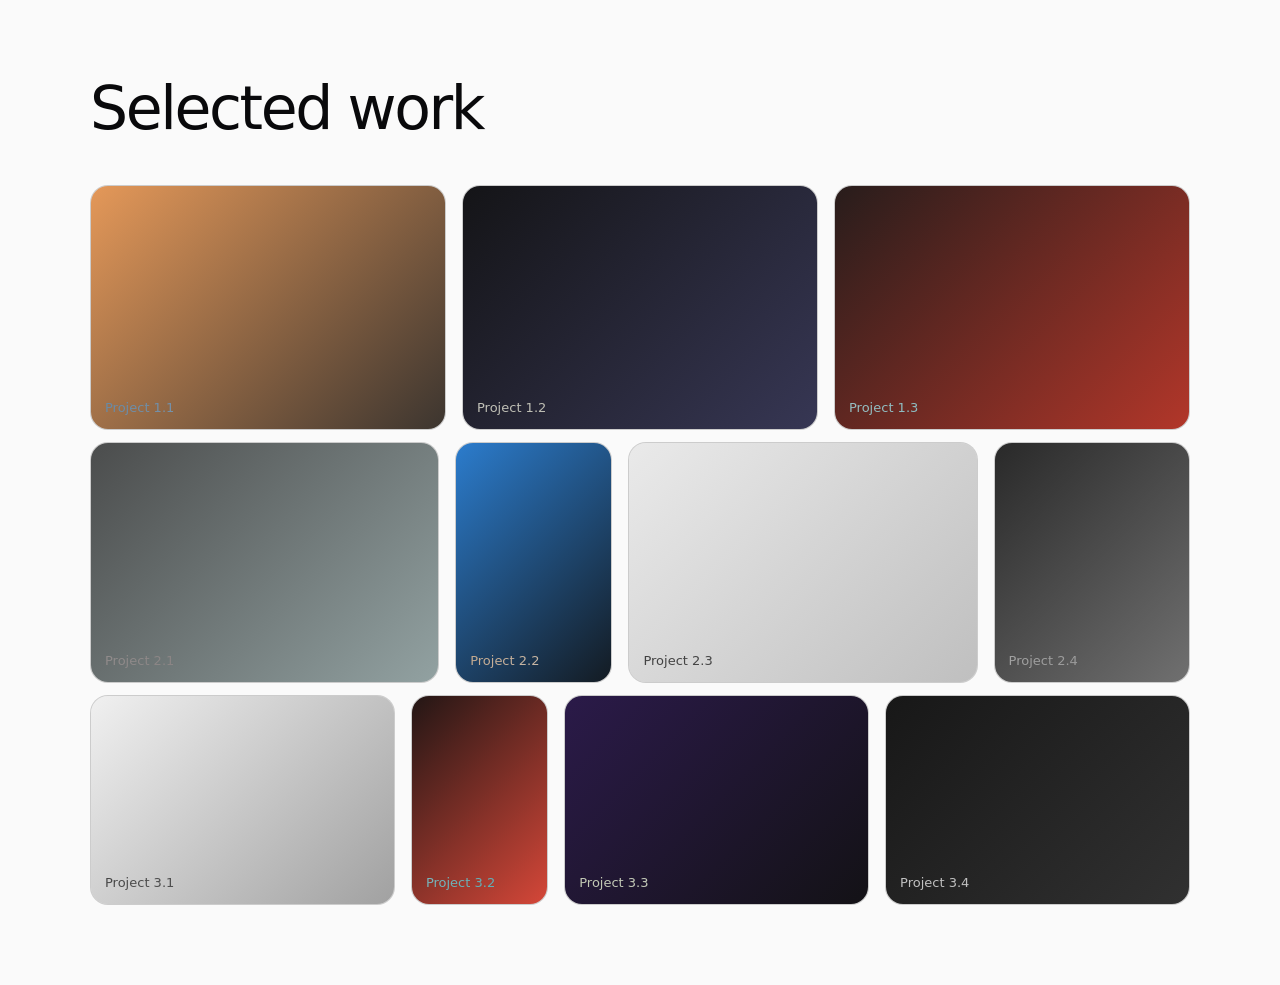
<file: cursor-grid-demo.html>
<!doctype html>
<html lang="ru">
<head>
<meta charset="utf-8">
<meta name="viewport" content="width=device-width, initial-scale=1">
<title>Cursor Grid</title>
<style>
  :root { --bg:#fafafa; --fg:#09090b; --muted:#52525b; --border:rgba(0,0,0,.08); }
  @media (prefers-color-scheme: dark) { :root { --bg:#0a0a0a; --fg:#fafafa; --muted:#a1a1aa; --border:rgba(255,255,255,.1); } }
  * { box-sizing: border-box; }
  body { margin:0; background:var(--bg); color:var(--fg); font:16px/1.5 system-ui, sans-serif; }
  .wrap { max-width:1180px; margin:0 auto; padding:80px 40px; }
  h2 { font-size:60px; letter-spacing:-.04em; line-height:.95; margin:0 0 48px; font-weight:500; }

  /* Контейнер: ширина задаёт высоту ряда через container query units */
  .grid { container-type:inline-size; }
  .rows { --row-h: max(150px, calc((100cqw - 52px) / var(--max-row-sum))); }
  .row { display:flex; flex-wrap:wrap; justify-content:center; column-gap:16px; margin-bottom:12px; }
  .row:last-child { margin-bottom:0; }
  .tile {
    position:relative; overflow:hidden; border-radius:18px;
    border:1px solid var(--border); background:#ddd;
  }
  .tile img, .tile video, .tile .ph {
    width:100%; height:100%; object-fit:cover; display:block;
  }
  /* Плейсхолдер: фон чуть больше плитки, чтобы был виден параллакс background-position */
  .tile .ph { background-size:120% 120%; background-position:50% 50%; }
  .tile .label { position:absolute; left:14px; bottom:12px; color:#fff; font-size:13px; opacity:.85; mix-blend-mode:difference; }
</style>
</head>
<body>
<div class="wrap">
  <h2>Selected work</h2>
  <div class="grid" id="grid"><div class="rows" id="rows"></div></div>
</div>

<script>
/* ---------- Данные: замени на свои кейсы (src = картинка/видео) ---------- */
const ROWS = [
  [{a:910/512, c:'#f5a25d,#2b2b2b'}, {a:910/512, c:'#111,#3a3a5a'}, {a:910/512, c:'#1a1a1a,#c0392b'}],
  [{a:910/512, c:'#444,#9aa'}, {a:410/512, c:'#2e86de,#111'}, {a:910/512, c:'#eee,#bbb'}, {a:1, c:'#222,#777'}],
  [{a:910/512, c:'#f8f8f8,#999'}, {a:410/512, c:'#111,#e74c3c'}, {a:910/512, c:'#2d1b4e,#111'}, {a:910/512, c:'#151515,#333'}],
].map(r => r.map(t => ({ ...t, cell: 0.816 * t.a })));   // cell — «вес» плитки = её aspect

const GAP_X = 16, GAP_Y = 12;
const ROW_RADIUS = 380;     // радиус влияния курсора на высоту ряда (px) — шире = мягче градиент
const TILE_RADIUS = 520;    // радиус влияния на ширину плитки (px)
const ROW_BOOST = 0.35;     // ряд под курсором растёт до +35% (было 72%)
const TILE_BOOST = 0.5;     // плитка под курсором растёт до +50% по весу (было 100%)
const PARALLAX = 1.5;       // сдвиг контента внутри плитки, % (было 4)
const SMOOTH = 0.95;        // доля «остатка» за кадр при 60fps: ближе к 1 = медленнее (было 0.8)
const SNAP = true;          // цель = центр ближайшей плитки, а не точка курсора:
                            // пока мышь внутри одной плитки, сетка стоит неподвижно

/* Сглаженное ядро: 1 в центре, 0 на радиусе, гладко без изломов */
const falloff = d => d >= 1 ? 0 : (1 - d*d) ** 2;

/* ---------- Разметка в покое: обычный flex с grow = вес ---------- */
const rowsEl = document.getElementById('rows');
const maxRowSum = Math.max(...ROWS.map(r => r.reduce((s,t) => s + t.cell, 0)));
rowsEl.style.setProperty('--max-row-sum', maxRowSum.toFixed(4));

const rowEls = [], tileEls = [];
const restStyle = cell => ({
  flexGrow: cell, flexShrink: 1, flexBasis: `calc(var(--row-h) * ${cell})`,
  maxWidth: `calc(var(--row-h) * ${cell * 1.5})`, aspectRatio: cell, width: '', height: '',
});
ROWS.forEach((row, ri) => {
  const rEl = document.createElement('div'); rEl.className = 'row';
  row.forEach((t, ti) => {
    const el = document.createElement('div'); el.className = 'tile';
    Object.assign(el.style, restStyle(t.cell));
    el.innerHTML = `<div class="ph" style="background-image:linear-gradient(135deg,${t.c})"></div><span class="label">Project ${ri+1}.${ti+1}</span>`;
    rEl.appendChild(el); tileEls.push(el);
  });
  rowsEl.appendChild(rEl); rowEls.push(rEl);
});
const flat = ROWS.flat();

/* ---------- Геометрия покоя: центры рядов и плиток ---------- */
let geo = null;
function measure() {
  if (state.cur.s > 0.002) return;          // меряем только в покое
  const W = rowsEl.clientWidth, H = rowsEl.offsetHeight;
  const rowH = rowEls.map(r => r.offsetHeight);
  // работает только если каждый ряд влез в одну строку
  const singleLine = rowEls.every(r => {
    const tops = [...r.children].map(c => c.offsetTop);
    return Math.max(...tops) - Math.min(...tops) < 10;
  });
  if (!singleLine) { geo = null; return; }
  let y = 0; const rowCY = [];
  rowH.forEach(h => { rowCY.push(y + h/2); y += h + GAP_Y; });
  const innerW = ROWS.map(r => W - (r.length - 1) * GAP_X);
  const sum = ROWS.map(r => r.reduce((s,t) => s + t.cell, 0));
  const tileCX = ROWS.map((r, ri) => { let x = 0; return r.map(t => {
    const w = innerW[ri] * t.cell / sum[ri]; const cx = x + w/2; x += w + GAP_X; return cx; }); });
  geo = { H, rowH, rowCY, tileCX, innerW, hAvail: H - (ROWS.length - 1) * GAP_Y };
}

/* ---------- Состояние: target (куда хотим) и cur (сглаженное) ---------- */
const state = { target:{x:0,y:0,s:0}, cur:{x:0,y:0,s:0}, active:-1, raf:null, last:0, snapIdx:-1 };

function reset() {
  rowsEl.style.height = '';
  rowEls.forEach(r => { r.style.height = ''; r.style.flexWrap = ''; });
  tileEls.forEach((el, i) => {
    Object.assign(el.style, restStyle(flat[i].cell));
    el.firstElementChild.style.backgroundPosition = '';
  });
}

function frame(dt) {
  const { target:T, cur:C } = state;
  // экспоненциальное сглаживание, независимое от FPS (0.8 за кадр при 60fps)
  const k = 1 - Math.pow(SMOOTH, dt / (1000/60));
  C.x += (T.x - C.x) * k; C.y += (T.y - C.y) * k; C.s += (T.s - C.s) * k;

  if (C.s < 0.002 && T.s === 0) { C.s = 0; reset(); setActive(-1); return; }

  // 1) Высоты рядов: ряд под курсором растёт, сумма нормируется к фикс. высоте
  const want = ROWS.map((_, ri) => geo.rowH[ri] * (1 + ROW_BOOST * C.s * falloff(Math.abs(C.y - geo.rowCY[ri]) / ROW_RADIUS)));
  const wantSum = want.reduce((a,b) => a + b, 0);
  rowsEl.style.height = geo.H + 'px';   // общая высота не прыгает

  let idx = 0, best = -1, bestD = Infinity;
  ROWS.forEach((row, ri) => {
    const h = geo.hAvail * want[ri] / wantSum;
    rowEls[ri].style.height = h + 'px'; rowEls[ri].style.flexWrap = 'nowrap';

    // 2) Ширины плиток: вес растёт к курсору, сумма нормируется к ширине ряда
    const ws = row.map((t, ti) => {
      const dx = C.x - geo.tileCX[ri][ti], dy = C.y - geo.rowCY[ri];
      const d = Math.hypot(dx, dy);
      if (d < bestD) { bestD = d; best = idx + ti; }
      return t.cell * (1 + TILE_BOOST * C.s * falloff(d / TILE_RADIUS));
    });
    const wsSum = ws.reduce((a,b) => a + b, 0);

    row.forEach((t, ti) => {
      const el = tileEls[idx + ti];
      Object.assign(el.style, { flexGrow:0, flexShrink:0, flexBasis:'auto', maxWidth:'none', aspectRatio:'auto',
        width: geo.innerW[ri] * ws[ti] / wsSum + 'px', height: h + 'px' });
      // 3) Параллакс содержимого: сдвиг в сторону от курсора
      const dx = C.x - geo.tileCX[ri][ti], dy = C.y - geo.rowCY[ri];
      const amt = PARALLAX * C.s * falloff(Math.hypot(dx, dy) / TILE_RADIUS);
      el.firstElementChild.style.backgroundPosition = `${50 - dx/TILE_RADIUS*amt*10}% ${50 - dy/TILE_RADIUS*amt*10}%`;
      // для <video>/<img> используй objectPosition = `${50 - dx/R*amt}% ${50 - dy/R*amt}%`
    });
    idx += row.length;
  });
  // 4) Ближайшая плитка = активная (у них — только она проигрывает видео)
  if (C.s > 0.5) setActive(best);
}

function setActive(i) {
  if (i === state.active) return;
  state.active = i;
  // тут: play() видео активной плитки, pause() остальных
}

function loop(t) {
  const dt = Math.min(t - state.last, 64); state.last = t;
  frame(dt);
  state.raf = (state.cur.s > 0 || state.target.s > 0) ? requestAnimationFrame(loop) : null;
}
function kick() { if (state.raf === null) { state.last = performance.now(); state.raf = requestAnimationFrame(loop); } }

/* ---------- Включаем только на десктопе с мышью и без reduced-motion ---------- */
const enabled = () =>
  matchMedia('(hover: hover) and (pointer: fine)').matches &&
  !matchMedia('(prefers-reduced-motion: reduce)').matches &&
  !matchMedia('(max-width: 1023px)').matches;

rowsEl.addEventListener('mousemove', e => {
  if (!enabled() || !geo) return;
  const r = rowsEl.getBoundingClientRect();
  let x = e.clientX - r.left, y = e.clientY - r.top;
  if (SNAP) {
    // Ближайшая плитка по геометрии покоя. Чтобы не «щёлкать» на границе двух плиток,
    // текущая плитка получает фору 15% (гистерезис).
    let best = null, bestD = Infinity, i = 0;
    ROWS.forEach((row, ri) => row.forEach((_, ti) => {
      let d = Math.hypot(x - geo.tileCX[ri][ti], y - geo.rowCY[ri]);
      if (i === state.snapIdx) d *= 0.85;
      if (d < bestD) { bestD = d; best = { i, x: geo.tileCX[ri][ti], y: geo.rowCY[ri] }; }
      i++;
    }));
    state.snapIdx = best.i; x = best.x; y = best.y;
  }
  state.target = { x, y, s: 1 };
  if (state.cur.s === 0) { state.cur.x = state.target.x; state.cur.y = state.target.y; } // без «прилёта» из угла
  kick();
});
rowsEl.addEventListener('mouseleave', () => { state.snapIdx = -1; state.target = { ...state.target, s: 0 }; kick(); });

let rt; let lastW = 0;
new ResizeObserver(() => {
  if (rowsEl.clientWidth === lastW) return; lastW = rowsEl.clientWidth;
  clearTimeout(rt); rt = setTimeout(measure, 260);
}).observe(rowsEl);
measure();
</script>
</body>
</html>
</file>
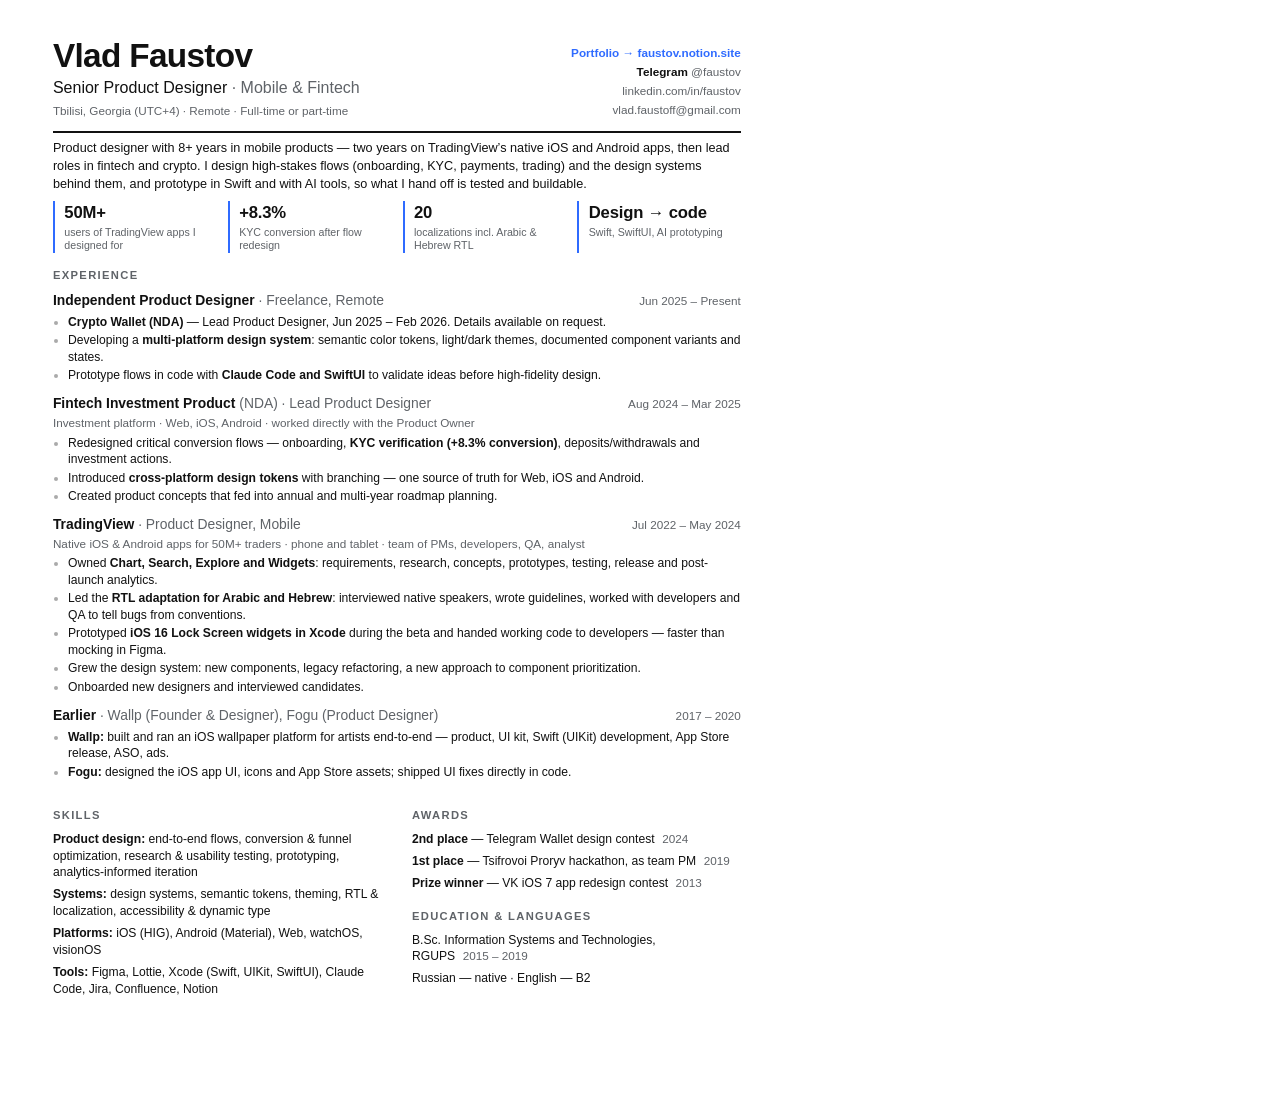
<file: cv-2026.html>
<!doctype html>
<html lang="en">
<head>
<meta charset="utf-8">
<title>Vlad Faustov — Senior Product Designer</title>
<style>
  @page { size: A4; margin: 0; }
  * { box-sizing: border-box; margin: 0; padding: 0; }
  :root {
    --ink: #111;
    --muted: #5f6368;
    --line: #e3e3e3;
    --accent: #2f6bff;
  }
  html, body { background: #fff; }
  body {
    font-family: -apple-system, "SF Pro Text", "Helvetica Neue", Arial, sans-serif;
    color: var(--ink);
    font-size: 9.1pt;
    line-height: 1.38;
    -webkit-font-smoothing: antialiased;
  }
  .page {
    width: 210mm;
    height: 296mm;
    padding: 10mm 14mm 10mm;
  }
  a { color: inherit; text-decoration: none; }

  header { display: flex; justify-content: space-between; align-items: flex-end; gap: 6mm; }
  h1 { font-size: 25pt; font-weight: 700; letter-spacing: -0.02em; line-height: 1.05; }
  .role { font-size: 12pt; font-weight: 500; margin-top: 1.2mm; white-space: nowrap; }
  .role span { color: var(--muted); font-weight: 400; }
  .loc { font-size: 8.8pt; color: var(--muted); margin-top: 1mm; }
  .contacts { text-align: right; font-size: 8.8pt; line-height: 1.6; color: var(--muted); white-space: nowrap; }
  .contacts b { color: var(--ink); font-weight: 600; }
  .contacts a.pf { color: var(--accent); font-weight: 600; }

  .summary {
    margin-top: 3mm; padding: 1.6mm 0 0; border-top: 1.5pt solid var(--ink);
    font-size: 9.5pt; line-height: 1.45;
  }
  .highlights { display: grid; grid-template-columns: repeat(4, 1fr); gap: 3mm; margin-top: 2mm; }
  .summary + h2 { margin-top: 4mm; }
  .hl { border-left: 2pt solid var(--accent); padding-left: 2.5mm; }
  .hl b { display: block; font-size: 12.5pt; font-weight: 700; letter-spacing: -0.01em; }
  .hl span { font-size: 8pt; color: var(--muted); line-height: 1.3; display: block; }

  h2 {
    font-size: 8.4pt; font-weight: 700; text-transform: uppercase; letter-spacing: 0.12em;
    color: var(--muted); margin: 4.5mm 0 2mm;
  }
  .job { margin-bottom: 2.8mm; break-inside: avoid; }
  .job-head { display: flex; justify-content: space-between; align-items: baseline; gap: 4mm; }
  .job-title { font-size: 10.4pt; font-weight: 600; }
  .job-title span { font-weight: 400; color: var(--muted); }
  .dates { font-size: 8.8pt; color: var(--muted); white-space: nowrap; font-variant-numeric: tabular-nums; }
  .ctx { font-size: 8.8pt; color: var(--muted); margin-top: 0.4mm; }
  ul { margin-top: 0.9mm; padding-left: 4mm; }
  li { margin-bottom: 0.4mm; }
  li::marker { color: #aaa; }
  li b { font-weight: 600; }

  .cols { display: grid; grid-template-columns: 1fr 1fr; gap: 8mm; }
  .skills p { margin-bottom: 1.4mm; }
  .skills b { font-weight: 600; }
  .small p { margin-bottom: 1.4mm; }
  .small .dates { margin-left: 2mm; }
</style>
</head>
<body>
<div class="page">

  <header>
    <div>
      <h1>Vlad Faustov</h1>
      <div class="role">Senior Product Designer <span>· Mobile &amp; Fintech</span></div>
      <div class="loc">Tbilisi, Georgia (UTC+4) · Remote · Full-time or part-time</div>
    </div>
    <div class="contacts">
      <a class="pf" href="https://faustov.notion.site/Vlad-Faustov-efd9bbdadf4743fdbf0efdb1d7768e61">Portfolio → faustov.notion.site</a><br>
      <b>Telegram</b> <a href="https://t.me/faustov">@faustov</a><br>
      <a href="https://www.linkedin.com/in/faustov/">linkedin.com/in/faustov</a><br>
      <a href="mailto:vlad.faustoff@gmail.com">vlad.faustoff@gmail.com</a>
    </div>
  </header>

  <section class="summary">
    Product designer with 8+ years in mobile products — two years on TradingView’s native iOS and Android apps, then lead roles
    in fintech and crypto. I design high-stakes flows (onboarding, KYC, payments, trading) and the design systems behind them,
    and prototype in Swift and with AI tools, so what I hand off is tested and buildable.
    <div class="highlights">
      <div class="hl"><b>50M+</b><span>users of TradingView apps I designed for</span></div>
      <div class="hl"><b>+8.3%</b><span>KYC conversion after flow redesign</span></div>
      <div class="hl"><b>20</b><span>localizations incl. Arabic &amp; Hebrew RTL</span></div>
      <div class="hl"><b>Design → code</b><span>Swift, SwiftUI, AI prototyping</span></div>
    </div>
  </section>

  <h2>Experience</h2>

  <div class="job">
    <div class="job-head">
      <div class="job-title">Independent Product Designer <span>· Freelance, Remote</span></div>
      <div class="dates">Jun 2025 – Present</div>
    </div>
    <ul>
      <li><b>Crypto Wallet (NDA)</b> — Lead Product Designer, Jun 2025 – Feb 2026. Details available on request.</li>
      <li>Developing a <b>multi-platform design system</b>: semantic color tokens, light/dark themes, documented component variants and states.</li>
      <li>Prototype flows in code with <b>Claude Code and SwiftUI</b> to validate ideas before high-fidelity design.</li>
    </ul>
  </div>

  <div class="job">
    <div class="job-head">
      <div class="job-title">Fintech Investment Product <span>(NDA) · Lead Product Designer</span></div>
      <div class="dates">Aug 2024 – Mar 2025</div>
    </div>
    <div class="ctx">Investment platform · Web, iOS, Android · worked directly with the Product Owner</div>
    <ul>
      <li>Redesigned critical conversion flows — onboarding, <b>KYC verification (+8.3% conversion)</b>, deposits/withdrawals and investment actions.</li>
      <li>Introduced <b>cross-platform design tokens</b> with branching — one source of truth for Web, iOS and Android.</li>
      <li>Created product concepts that fed into annual and multi-year roadmap planning.</li>
    </ul>
  </div>

  <div class="job">
    <div class="job-head">
      <div class="job-title">TradingView <span>· Product Designer, Mobile</span></div>
      <div class="dates">Jul 2022 – May 2024</div>
    </div>
    <div class="ctx">Native iOS &amp; Android apps for 50M+ traders · phone and tablet · team of PMs, developers, QA, analyst</div>
    <ul>
      <li>Owned <b>Chart, Search, Explore and Widgets</b>: requirements, research, concepts, prototypes, testing, release and post-launch analytics.</li>
      <li>Led the <b>RTL adaptation for Arabic and Hebrew</b>: interviewed native speakers, wrote guidelines, worked with developers and QA to tell bugs from conventions.</li>
      <li>Prototyped <b>iOS 16 Lock Screen widgets in Xcode</b> during the beta and handed working code to developers — faster than mocking in Figma.</li>
      <li>Grew the design system: new components, legacy refactoring, a new approach to component prioritization.</li>
      <li>Onboarded new designers and interviewed candidates.</li>
    </ul>
  </div>

  <div class="job">
    <div class="job-head">
      <div class="job-title">Earlier <span>· Wallp (Founder &amp; Designer), Fogu (Product Designer)</span></div>
      <div class="dates">2017 – 2020</div>
    </div>
    <ul>
      <li><b>Wallp:</b> built and ran an iOS wallpaper platform for artists end-to-end — product, UI kit, Swift (UIKit) development, App Store release, ASO, ads.</li>
      <li><b>Fogu:</b> designed the iOS app UI, icons and App Store assets; shipped UI fixes directly in code.</li>
    </ul>
  </div>

  <div class="cols">
    <div class="skills">
      <h2>Skills</h2>
      <p><b>Product design:</b> end-to-end flows, conversion &amp; funnel optimization, research &amp; usability testing, prototyping, analytics-informed iteration</p>
      <p><b>Systems:</b> design systems, semantic tokens, theming, RTL &amp; localization, accessibility &amp; dynamic type</p>
      <p><b>Platforms:</b> iOS (HIG), Android (Material), Web, watchOS, visionOS</p>
      <p><b>Tools:</b> Figma, Lottie, Xcode (Swift, UIKit, SwiftUI), Claude Code, Jira, Confluence, Notion</p>
    </div>
    <div class="small">
      <h2>Awards</h2>
      <p><b>2nd place</b> — Telegram Wallet design contest<span class="dates">2024</span></p>
      <p><b>1st place</b> — Tsifrovoi Proryv hackathon, as team PM<span class="dates">2019</span></p>
      <p><b>Prize winner</b> — VK iOS 7 app redesign contest<span class="dates">2013</span></p>
      <h2>Education &amp; languages</h2>
      <p>B.Sc. Information Systems and Technologies, RGUPS<span class="dates">2015 – 2019</span></p>
      <p>Russian — native · English — B2</p>
    </div>
  </div>

</div>
</body>
</html>
</file>
<file: Site/css/style.css>
/* ==========================================================
   Rough skeleton — layout only, no effects yet.
   ========================================================== */

:root {
  --bg: #f8f8f6;
  --fg: #111;
  --muted: #777;
  --line: #d6d6d2;
  --ph: #e2e2de;

  --gutter: 48px;
  --gap: 16px;
  --card-gap: 8px;     /* between case cards and Playground tiles */
  --radius: 8px;      /* as on the Framer site: cards, playground tiles, photo */

  /* SF Pro via the system font: Apple doesn't allow hosting SF Pro on the
     web, but -apple-system renders it on macOS/iOS. Elsewhere — Inter,
     the closest free match (only downloaded when actually used). */
  --font: -apple-system, BlinkMacSystemFont, "SF Pro Text", "SF Pro Display", "Inter", "Segoe UI", Roboto, "Helvetica Neue", Arial, sans-serif;

  /* Type scale. Every text style on the site uses one of these.
     Exceptions: hero text, .tag and the number badges / drawing labels. */
  --text-display: 600 clamp(40px, 6vw, 80px)/1 var(--font);      /* page title, case footer */
  --text-h1:      600 clamp(28px, 4vw, 48px)/1.1 var(--font);    /* case chapter, home contact */
  --text-title:   600 28px/1.15 var(--font);                     /* company, Awards, case section, metric value */
  --text-lead:    400 clamp(18px, 2vw, 22px)/1.35 var(--font);   /* quote, footer contact */
  --text-body:    400 17px/1.5 var(--font);                     /* case intro, text and lists */
  --text-label:   600 16px/1.25 var(--font);                     /* links, buttons, card titles, meta values */
  --text-small:   500 15px/1.4 var(--font);                     /* home descriptions, bottom line */
  --text-caption: 500 14px/1.35 var(--font);                     /* dates, captions, legends, meta labels */
  --ls-display: -.025em;
  --ls-h1: -.02em;
  --ls-title: -.01em;

  /* Gaps between texts: the closer the meaning, the smaller the gap.
     Always smaller inside a group than between groups. */
  --gap-pair: 2px;      /* title + its subtitle, role + dates */
  --gap-item: 4px;      /* list items */
  --gap-sub: 8px;       /* intro + its bullets, picture + caption */
  --gap-group: 12px;    /* heading + content, picture + title, list of pairs */
  --gap-para: 16px;     /* paragraphs, separate thoughts */
}

*,
*::before,
*::after { box-sizing: border-box; }

html { scroll-behavior: smooth; }

/* No rubber-band bounce at the page edges: in Safari the bounce moves
   the content under the fixed blur and leaves the blur offset. */
html,
body { overscroll-behavior-y: none; }

body {
  margin: 0;
  background: var(--bg);
  color: var(--fg);
  font: 16px/1.45 var(--font);
  -webkit-font-smoothing: antialiased;
}

a { color: inherit; }
h1, h2, h3, h4, p, dl, dd, ul { margin: 0; }
ul { padding: 0; list-style: none; }

/* --- Helpers ----------------------------------------------------------- */

.label,
.job__dates,
.award__place {
  font: var(--text-caption);
  color: var(--muted);
}

/* NDA badge: same grey as empty case cards, dark grey text */
.tag {
  --tag-fg: #555;
  display: inline-block;
  margin-left: 2px;            /* + the space in the markup */
  padding: 1px 5px;
  border-radius: 4px;
  background: var(--ph);
  color: var(--tag-fg);
  font-size: 10px;
  font-weight: 600;
  line-height: 14px;
  letter-spacing: .02em;
  vertical-align: 6px;         /* centered on the title's cap height */
}

/* Grey placeholder for future images */
.ph {
  display: grid;
  place-items: center;
  background: var(--ph);
  border-radius: var(--radius);
  font: var(--text-caption);
  color: var(--muted);
}

/* --- Links (Framer style: semibold, no underline, ↗ for external) ------ */

.link {
  display: inline-flex;
  align-items: center;
  gap: 6px;
  font: var(--text-label);
  line-height: 30px;
  text-decoration: none;
  color: var(--fg);
}

.link--ext::after {
  content: "↗";
  font-weight: 500;
}

.icon { width: 16px; height: 16px; }

/* --- Nav --------------------------------------------------------------- */

.nav {
  position: fixed;
  top: 16px;
  right: var(--gutter);
  z-index: 20;
  display: flex;
  align-items: center;
  gap: 24px;
}

/* Download CV: its own fixed element (not inside .nav, whose stacking context
   would isolate the blend), white + difference = auto-inverts over any backdrop,
   same trick as the playground labels */
.nav-cv {
  position: fixed;
  top: 16px;
  right: calc(var(--gutter) + var(--nav-btn-w, 112px) + 24px);
  z-index: 20;
  height: 36px;
  line-height: 36px;
  color: #fff;
  mix-blend-mode: difference;
}

/* --- Buttons ------------------------------------------------------------ */

.btn {
  display: inline-flex;
  align-items: center;
  height: 36px;
  padding: 0 16px;
  border-radius: 999px;
  font: var(--text-label);
  text-decoration: none;
  white-space: nowrap;
  transition: opacity .15s ease;
}

.btn--primary {
  background: var(--fg);
  color: var(--bg);
}

.btn--primary:hover { opacity: .8; }

.btn--lg {
  height: 44px;
  padding: 0 20px;
}

/* --- Progressive top blur ----------------------------------------------
   Stack of layers; each blurs twice as strong as the previous one and is
   masked to its own band, so blur grows smoothly towards the top edge.
   Fixes vs. the Framer version:
   - each layer is taller than the visible band (--blur-extra), so
     backdrop-filter has real pixels to sample below the band and
     there's no hard seam at the bottom edge;
   - masks overlap (fade in / hold / fade out), no visible steps;
   - -webkit- prefix for Safari, pointer-events off, gradient
     fallback where backdrop-filter isn't supported.
   ----------------------------------------------------------------------- */

.top-blur {
  --blur-h: 96px;     /* visible band height */
  --blur-extra: 32px; /* sampling area below the band */
  --blur-pad: 2px;    /* part hidden above the viewport */
  --s: calc(var(--blur-h) / 6);

  /* Top edge sits 2px above the screen: backdrop-filter leaves the
     outermost pixel row unblurred (1px see-through line in Safari).
     Kept tiny on purpose — Safari can lose the off-screen part of a
     fixed backdrop layer while scrolling, which shifts the whole blur
     down by that amount. */
  position: fixed;
  top: calc(var(--blur-pad) * -1);
  left: 0;
  right: 0;
  height: calc(var(--blur-pad) + var(--blur-h) + var(--blur-extra));
  z-index: 10;
  pointer-events: none;

  /* Own compositing layer: keeps Safari from desyncing the backdrop
     from the scrolled content during fast/momentum scrolling. */
  transform: translateZ(0);
  will-change: transform;
}

.top-blur > div {
  position: absolute;
  inset: 0;
  -webkit-backdrop-filter: blur(var(--b));
  backdrop-filter: blur(var(--b));
  /* band for layer n: fade in → hold → fade out, measured from the screen top */
  -webkit-mask-image: linear-gradient(to bottom,
    transparent calc(var(--blur-pad) + var(--m1)), #000 calc(var(--blur-pad) + var(--m2)),
    #000 calc(var(--blur-pad) + var(--m3)), transparent calc(var(--blur-pad) + var(--m4)));
  mask-image: linear-gradient(to bottom,
    transparent calc(var(--blur-pad) + var(--m1)), #000 calc(var(--blur-pad) + var(--m2)),
    #000 calc(var(--blur-pad) + var(--m3)), transparent calc(var(--blur-pad) + var(--m4)));
}

/* strongest at the top … weakest at the bottom */
.top-blur > div:nth-child(1) { --b: 16px;  --m1: -100px;            --m2: 0px;               --m3: var(--s);              --m4: calc(var(--s) * 2); }
.top-blur > div:nth-child(2) { --b: 8px;   --m1: 0px;               --m2: var(--s);          --m3: calc(var(--s) * 2);    --m4: calc(var(--s) * 3); }
.top-blur > div:nth-child(3) { --b: 4px;   --m1: var(--s);          --m2: calc(var(--s) * 2); --m3: calc(var(--s) * 3);   --m4: calc(var(--s) * 4); }
.top-blur > div:nth-child(4) { --b: 2px;   --m1: calc(var(--s) * 2); --m2: calc(var(--s) * 3); --m3: calc(var(--s) * 4);  --m4: calc(var(--s) * 5); }
.top-blur > div:nth-child(5) { --b: 1px;   --m1: calc(var(--s) * 3); --m2: calc(var(--s) * 4); --m3: calc(var(--s) * 5);  --m4: calc(var(--s) * 6); }
.top-blur > div:nth-child(6) { --b: 0.5px; --m1: calc(var(--s) * 4); --m2: calc(var(--s) * 5); --m3: calc(var(--s) * 6);  --m4: calc(var(--s) * 7); }

/* Soft tint so the nav stays readable over busy images */
.top-blur::after {
  content: "";
  position: absolute;
  inset: var(--blur-pad) 0 var(--blur-extra) 0;
  background: linear-gradient(to bottom, color-mix(in srgb, var(--bg) 55%, transparent), transparent);
}

@supports not ((backdrop-filter: blur(1px)) or (-webkit-backdrop-filter: blur(1px))) {
  .top-blur::after { background: linear-gradient(to bottom, var(--bg) 30%, transparent); }
}

/* --- Hero -------------------------------------------------------------- */

/* text | flexible space | links | photo — links stay next to the photo
   on any screen width, like in the Framer version */
.hero {
  display: grid;
  grid-template-columns: minmax(0, 560px) 1fr auto auto;
  gap: 32px 24px;
  padding: 120px var(--gutter) 32px;
}

.hero__text {
  grid-column: 1;
  display: grid;
  gap: var(--gap-para);
  align-content: start;
  font-weight: 600;
  font-size: 17px;
  line-height: 1.25;
}

.hero__hi { font: inherit; }

.hero__note {
  font: var(--text-caption);
  color: var(--muted);
}

.hero__links {
  grid-column: 3;
  display: grid;
  justify-items: end;
  align-content: start;   /* no gap: links are 30px tall for easy tapping */
}

.hero__photo {
  grid-column: 4;
  display: block;
  width: 150px;
  height: auto;
  aspect-ratio: 3 / 4;
  object-fit: cover;
  border-radius: var(--radius);
  background: var(--ph);   /* while the image loads */
}

/* --- Sections ---------------------------------------------------------- */

.section {
  padding: 64px var(--gutter);
  border-bottom: 1px solid var(--line);
}

/* Work follows Awards/Community: 32px under their rule, like between jobs */
#work { padding-top: 32px; }

/* No section headings: the first row starts right at the section top */
.section > .job:first-child { padding-top: 0; border-top: 0; }

/* --- Job --------------------------------------------------------------- */

.job {
  display: grid;
  grid-template-columns: repeat(12, 1fr);
  gap: var(--gap);
  padding: 32px 0;
  border-top: 1px solid var(--line);
}

.job__info {
  grid-column: 1 / 5;
  grid-row: 1;
  display: grid;
  gap: var(--gap-pair);
  align-content: start;
}

/* Optional company icon: a smaller tile on the title line */
.job__info--icon { grid-template-columns: auto minmax(0, 1fr); column-gap: 12px; }
.job__info--icon > * { grid-column: 1 / -1; }
.job__info--icon > .job__icon { grid-column: 1; grid-row: 1; align-self: start; }
/* Icon lines up with the first line of the title, even when it wraps */
.job__info--icon > .job__company { grid-column: 2; grid-row: 1; align-self: start; padding-top: calc((40px - 1.15em) / 2); }
/* Air under the icon tile, so it doesn't stick to the role line */
.job__info--icon > .job__icon { margin-bottom: 4px; }

.job__company { font: var(--text-title); letter-spacing: var(--ls-title); }
.job__role { font: var(--text-small); color: var(--muted); }
.job__about { margin-top: 10px;   /* + the 2px grid gap = --gap-group */
  font: var(--text-small); color: var(--muted); }

/* Highlights under the intro: short lines, key numbers in the main colour */
.job__facts {
  display: grid;
  gap: var(--gap-item);
  margin-top: 6px;              /* + the 2px grid gap = --gap-sub */
  font: var(--text-small);
  color: var(--muted);
}
.job__facts li { position: relative; padding-left: 14px; }
.job__facts li::before {
  content: "";
  position: absolute;
  left: 2px;
  top: calc(.7em - 2px);        /* middle of the first line */
  width: 4px;
  height: 4px;
  border-radius: 50%;
  background: currentColor;
}
.job__about b,
.job__facts b { color: var(--fg); font-weight: 600; }

/* Cases take 2/3 of the row and show two cards at a time. With more
   than two, the row scrolls sideways (js/cases.js adds the arrows);
   the info column stays put. */
.job__cases {
  grid-column: 5 / -1;
  grid-row: 1;
  display: flex;
  gap: var(--card-gap);
  min-width: 0;
  overflow-x: auto;
  overscroll-behavior-x: contain;
  scroll-snap-type: x mandatory;
  scroll-behavior: smooth;
  scrollbar-width: none;
  /* room for 3D models that spill past their card (see .case__3d):
     the scroll box clips, so it gets taller without moving the layout */
  padding: 96px 0 12px;
  margin: -96px 0 -12px;
}
.job__cases::-webkit-scrollbar { display: none; }

.job__cases > .case {
  flex: 0 0 calc((100% - var(--card-gap)) / 2);
  scroll-snap-align: start;
}

/* Arrow layer: sits over the cards in the same grid cell, doesn't scroll.
   Arrows are vertically centred on the 4:3 images. */
.cases-nav {
  grid-column: 5 / -1;
  grid-row: 1;
  position: relative;
  container-type: inline-size;
  pointer-events: none;
}

.cases-nav__btn {
  position: absolute;
  top: calc((100cqw - var(--card-gap)) / 2 * .375);
  translate: 0 -50%;
  display: grid;
  place-items: center;
  width: 44px;
  height: 44px;
  padding: 0;
  border: 0;
  border-radius: 50%;
  background: #fff;
  color: var(--fg);
  box-shadow: 0 1px 2px rgb(0 0 0 / .08), 0 4px 16px rgb(0 0 0 / .12);
  font: inherit;
  font-size: 18px;
  line-height: 1;
  cursor: pointer;
  pointer-events: auto;
  transition: opacity .2s, scale .2s;
}
.cases-nav__btn:hover { scale: 1.06; }
.cases-nav__btn--prev { left: 12px; }
.cases-nav__btn--next { right: 12px; }
.cases-nav__btn[hidden] { display: grid; opacity: 0; pointer-events: none; }

/* --- Case card --------------------------------------------------------- */

.case {
  display: grid;
  /* Safari: an aspect-ratio child can push its grid item wider than the
     track, so cards overlapped. Lock the card to its track width. */
  grid-template-columns: minmax(0, 1fr);
  min-width: 0;
  gap: var(--gap-pair);
  align-content: start;
  text-decoration: none;
}

.case__img {
  width: 100%;
  min-width: 0;
  aspect-ratio: 4 / 3;
  margin-bottom: 10px;   /* + the 2px grid gap = --gap-group */
}

/* Real image in a card (placeholders use .ph) */
img.case__img {
  display: block;
  height: auto;
  object-fit: cover;
  border-radius: var(--radius);
  background: var(--ph);
}
/* Inlined SVG cover (js/cases.js): same box as an <img> cover */
svg.case__img {
  display: block;
  height: auto;
  clip-path: inset(0 round var(--radius));
}

/* Cover frame (js/cases.js): the cover zooms 10% on hover, same as the
   Playground video tiles, and stays clipped to the rounded corners */
.case__frame {
  min-width: 0;
  margin-bottom: 10px;
  overflow: hidden;
  isolation: isolate;   /* Safari: keep the scaled cover clipped */
  border-radius: var(--radius);
}
.case__frame > .case__img {
  margin-bottom: 0;
  transition: transform .6s cubic-bezier(.2, .7, .2, 1);
}
.case:hover .case__frame > .case__img,
.case:focus-visible .case__frame > .case__img { transform: scale(1.1); }
@media (prefers-reduced-motion: reduce) {
  .case__frame > .case__img { transition: none; transform: none !important; }
}

/* --- Animated case covers ----------------------------------------------
   The motion runs only while the card is hovered or focused, and pauses
   in place when the pointer leaves. Paused at 0% the keyframes give the
   resting state, so "reduce motion" just keeps everything paused. */

.kyc-col,
.tk {
  animation-play-state: paused;
}
.case:hover :is(.kyc-col, .tk),
.case:focus-visible :is(.kyc-col, .tk) {
  animation-play-state: running;
}
@media (prefers-reduced-motion: reduce) {
  .case:hover :is(.kyc-col, .tk),
  .case:focus-visible :is(.kyc-col, .tk) { animation-play-state: paused; }
}

/* KYC: three columns of screens drift, the middle one the other way.
   A column repeats every three screens (990 units), so the loop is seamless. */
.kyc-col {
  animation-duration: 60s;
  animation-timing-function: linear;
  animation-iteration-count: infinite;
}
.kyc-col--up   { animation-name: kyc-up; }
.kyc-col--down { animation-name: kyc-down; }
@keyframes kyc-up   { to { transform: translateY(-990px); } }
@keyframes kyc-down { to { transform: translateY(990px); } }

/* Tokens: the component sheet gets used. One ~9s timeline, played forward
   and then back (alternate), so changes are undone in reverse. Controls
   overlap and jump around the sheet a bit, but never more than two at once. */
.tk {
  transform-box: fill-box;
  transform-origin: center;
  animation-duration: 9.3s;
  animation-timing-function: ease-in-out;
  animation-iteration-count: infinite;
  animation-direction: alternate;
}
.tk-b1  { animation-name: tk-b1; }
.tk-b2  { animation-name: tk-b2; }
.tk-focus { animation-name: tk-focus; }
.tk-caret { animation-name: tk-caret; }
.tk-d1 { animation-name: tk-d1; }
.tk-d2 { animation-name: tk-d2; }
.tk-d3 { animation-name: tk-d3; }
.tk-d4 { animation-name: tk-d4; }
.tk-d5 { animation-name: tk-d5; }
.tk-d6 { animation-name: tk-d6; }
.tk-d7 { animation-name: tk-d7; }
.tk-d8 { animation-name: tk-d8; }
.tk-t2-track { animation-name: tk-on; }
.tk-t2-knob  { animation-name: tk-t2-knob; }
.tk-cb       { animation-name: tk-cb; }
.tk-cb-mark  { animation-name: tk-cb-mark; stroke-dasharray: 1; }
.tk-r1, .tk-r1-dot { animation-name: tk-r1; }
.tk-r2, .tk-r2-dot { animation-name: tk-r2; }
.tk-seg   { animation-name: tk-seg; }
.tk-fill  { animation-name: tk-fill; transform-origin: left center; }
.tk-knob  { animation-name: tk-knob; }
.tk-chip1 { animation-name: tk-chip1; }
.tk-chip2 { animation-name: tk-chip2; }
.tk-t1-track { animation-name: tk-off; }
.tk-t1-knob  { animation-name: tk-t1-knob; }
.tk-tab1 { animation-name: tk-tab1; }
.tk-tab3 { animation-name: tk-tab3; }

/* 2%: press primary button */
@keyframes tk-b1 { 0%, 2% { transform: scale(1); } 4% { transform: scale(.94); } 7%, 100% { transform: scale(1); } }
/* 6-40%: focus the password field, dots appear one by one, the caret follows */
@keyframes tk-focus { 0%, 6% { opacity: 0; } 8%, 37% { opacity: 1; } 40%, 100% { opacity: 0; } }
@keyframes tk-d1 { 0%, 10% { opacity: 0; transform: scale(.3); } 11%, 100% { opacity: 1; transform: scale(1); } }
@keyframes tk-d2 { 0%, 13% { opacity: 0; transform: scale(.3); } 14%, 100% { opacity: 1; transform: scale(1); } }
@keyframes tk-d3 { 0%, 16% { opacity: 0; transform: scale(.3); } 17%, 100% { opacity: 1; transform: scale(1); } }
@keyframes tk-d4 { 0%, 19% { opacity: 0; transform: scale(.3); } 20%, 100% { opacity: 1; transform: scale(1); } }
@keyframes tk-d5 { 0%, 22% { opacity: 0; transform: scale(.3); } 23%, 100% { opacity: 1; transform: scale(1); } }
@keyframes tk-d6 { 0%, 25% { opacity: 0; transform: scale(.3); } 26%, 100% { opacity: 1; transform: scale(1); } }
@keyframes tk-d7 { 0%, 28% { opacity: 0; transform: scale(.3); } 29%, 100% { opacity: 1; transform: scale(1); } }
@keyframes tk-d8 { 0%, 31% { opacity: 0; transform: scale(.3); } 32%, 100% { opacity: 1; transform: scale(1); } }
@keyframes tk-caret {
  0%, 6% { opacity: 0; transform: translateX(0); }
  8% { opacity: 1; }
  10% { transform: translateX(0px); }
  11% { transform: translateX(12px); }
  13% { transform: translateX(12px); }
  14% { transform: translateX(25px); }
  16% { transform: translateX(25px); }
  17% { transform: translateX(38px); }
  19% { transform: translateX(38px); }
  20% { transform: translateX(51px); }
  22% { transform: translateX(51px); }
  23% { transform: translateX(64px); }
  25% { transform: translateX(64px); }
  26% { transform: translateX(77px); }
  28% { transform: translateX(77px); }
  29% { transform: translateX(90px); }
  31% { transform: translateX(90px); }
  32% { transform: translateX(103px); }
  37% { opacity: 1; }
  40%, 100% { opacity: 0; transform: translateX(103px); }
}
/* 16%: slider, while the password is still being typed */
@keyframes tk-fill { 0%, 16% { transform: scaleX(1); } 24%, 100% { transform: scaleX(1.46); } }
@keyframes tk-knob { 0%, 16% { transform: translateX(0); } 24%, 100% { transform: translateX(60px); } }
/* 28%: chips */
@keyframes tk-chip1 { 0%, 28% { opacity: 1; } 31%, 100% { opacity: 0; } }
@keyframes tk-chip2 { 0%, 28% { opacity: 0; } 31%, 100% { opacity: 1; } }
/* 35%: tab bar */
@keyframes tk-tab1 { 0%, 35% { opacity: 1; } 38%, 100% { opacity: 0; } }
@keyframes tk-tab3 { 0%, 35% { opacity: 0; } 38%, 100% { opacity: 1; } }
/* 44%: switch on */
@keyframes tk-on      { 0%, 44% { opacity: 0; } 47%, 100% { opacity: 1; } }
@keyframes tk-t2-knob { 0%, 44% { transform: translateX(0); } 47%, 100% { transform: translateX(18px); } }
/* 52% and 55%: segmented control and radio, overlapping */
@keyframes tk-seg { 0%, 52% { transform: translateX(0); } 56%, 100% { transform: translateX(94px); } }
@keyframes tk-r1 { 0%, 55% { opacity: 1; transform: scale(1); } 58%, 100% { opacity: 0; transform: scale(.4); } }
@keyframes tk-r2 { 0%, 55% { opacity: 0; transform: scale(.4); } 58%, 100% { opacity: 1; transform: scale(1); } }
/* 64%: checkbox */
@keyframes tk-cb      { 0%, 64% { opacity: 0; } 66%, 100% { opacity: 1; } }
@keyframes tk-cb-mark { 0%, 65% { stroke-dashoffset: 1; } 68%, 100% { stroke-dashoffset: 0; } }
/* 74%: switch off */
@keyframes tk-off     { 0%, 74% { opacity: 1; } 77%, 100% { opacity: 0; } }
@keyframes tk-t1-knob { 0%, 74% { transform: translateX(18px); } 77%, 100% { transform: translateX(0); } }
/* 86%: press secondary button */
@keyframes tk-b2 { 0%, 86% { transform: scale(1); } 88% { transform: scale(.94); } 91%, 100% { transform: scale(1); } }

/* Live 3D card: the grey tile is half the size of the image area, centred;
   the model is drawn over the whole area and spills past the tile */
.case__3d { --spill-top: 96px; --spill-x: 24px; --spill-bottom: 12px; position: relative; }
.case__3d::before {
  content: "";
  position: absolute;
  inset: 25%;
  border-radius: var(--radius);
  background: var(--ph);
}
/* The canvas is bigger than the image area, so the model can be big and
   never get cut: it spills past the card picture, mostly upwards (on hover
   it grows from its bottom edge and rises, see js/device-card.js) */
.case__3d canvas {
  position: absolute;
  top: calc(-1 * var(--spill-top));
  left: calc(-1 * var(--spill-x));
  display: block;
  width: calc(100% + 2 * var(--spill-x));
  height: calc(100% + var(--spill-top) + var(--spill-bottom));
  pointer-events: none;
  opacity: 0;
  transition: opacity .6s;
}
.case__3d.is-ready canvas { opacity: 1; }
.case__title { font: var(--text-label); }
.case__desc { font: var(--text-small); color: var(--muted); }

/* Clickable cases get an arrow; static ones don't */
.case--link .case__title::after { content: " →"; }

/* Title with an NDA tag: arrow goes right after the text, tag last */
.case__title:has(.tag) { display: flex; flex-wrap: wrap; align-items: baseline; column-gap: .3em; }
.case__title:has(.tag) .tag { order: 1; align-self: center; margin-left: 2px; vertical-align: 0; }

/* --- Awards (left) + Community (right), between hero and work ------
   Same columns as a job row: Awards take the info column, Community
   starts where the cases start. */

.recog {
  /* Same rhythm as between jobs: 32px on each side of a rule. The hero already
     brings 32px above, so no extra top padding here. */
  padding-block: 0 32px;
  display: grid;
  grid-template-columns: repeat(12, 1fr);
  gap: 40px var(--gap);
  align-items: start;
}
.recog__col { display: grid; gap: var(--gap-group); }
#awards { grid-column: 1 / 5; }
#community { grid-column: 5 / -1; }

/* --- Contact (left) + Playground (right) ------------------------------ */

.split {
  display: grid;
  grid-template-columns: repeat(12, 1fr);
  gap: 40px var(--gap);
  align-items: start;
}

.split__contact { grid-column: 1 / 5; }
.split__pg { grid-column: 5 / -1; }

/* Closing call to action: title, email, button, links */
.split__contact {
  display: flex;
  flex-direction: column;
  align-items: flex-start;
  align-self: stretch;   /* as tall as the playground, so the button can sit on its bottom edge */
}
.contact__title {
  font: var(--text-h1);
  letter-spacing: var(--ls-h1);
}
/* Vertical list, like the links next to the hero photo */
.contact__links {
  display: grid;
  justify-items: start;
  margin: var(--gap-para) 0 24px;
}
/* Desktop: pushed to the bottom edge of the playground. When stacked, there is
   no spare height and the list's bottom margin is the gap. */
.contact__cta { margin-top: auto; }

/* Awards and Community share one item: icon tile on the left, text on the right */
.awards {
  display: grid;
  gap: var(--gap-group);
}

.award {
  display: grid;
  grid-template-columns: 40px minmax(0, 1fr);
  column-gap: 12px;
  row-gap: var(--gap-pair);
  align-content: start;
  text-decoration: none;
}

/* Icon tile (Awards, Community, company icons): 40px white square */
.award__icon,
.job__icon {
  grid-row: 1 / span 3;
  align-self: start;
  width: 40px;
  height: 40px;
  padding: 9px;
  box-sizing: border-box;
  border-radius: 10px;
  background: #fff;
  box-shadow: inset 0 0 0 1px rgb(0 0 0 / .06);
}
/* Company icon: an SVG logo sits inside the tile like the cups;
   a raster app icon (<img>) fills it edge to edge */
img.job__icon { padding: 0; object-fit: cover; }
div.job__icon { padding: 0; }
/* Logo that needs a black tile (TradingView) */
.job__icon--dark { padding: 2px; background: #000; box-shadow: none; }
.award__title { font: var(--text-label); }
.award__desc { font: var(--text-caption); color: var(--muted); }
.award__stats { display: flex; flex-wrap: wrap; gap: 2px 12px; }
.stat { display: inline-flex; align-items: center; gap: 4px; }
/* 1.1em keeps the glyphs optically level with the digits at any text size */
.stat__icon { width: 1.1em; height: 1.1em; flex: none; }
.award--link .award__title::after { content: " ↗"; font-weight: 500; }

/* --- Playground (cursor grid, logic in js/playground.js) --------------- */

/* Each row is a justified line: flex: <aspect> 1 0 makes tile widths proportional
   to their aspect and the row fill the full width; js/playground.js sets the row
   height (--row-h) so every tile keeps its exact aspect.
   Rows never wrap; js/playground.js hides tiles that would make a row too short,
   so the whole grid always stays a clean rectangle. */
/* Hero tile in the top-right corner, as tall as the first rows (js/playground.js
   shortens those rows and sizes the hero); when narrow (.pg--stacked) it goes on top. */
.pg { position: relative; }
.pg__tile.pg__hero {   /* beats .pg__tile below */
  position: absolute;
  top: 0;
  right: 0;
  aspect-ratio: var(--hero-a);
}
.pg--stacked .pg__tile.pg__hero {
  position: relative;   /* not static: the absolutely placed video must stay inside it */
  top: auto;
  right: auto;
  width: 100%;
  margin-bottom: var(--card-gap);
}

.pg__row {
  display: flex;
  flex-wrap: nowrap;
  /* js/playground.js reads these gaps, so CSS is the only place to change them */
  column-gap: var(--card-gap);
  margin-bottom: var(--card-gap);
}
.pg__row:last-child { margin-bottom: 0; }

.pg__tile {
  position: relative;
  isolation: isolate;   /* Safari: keep the scaled video clipped to the rounded corners */
  min-width: 0;   /* otherwise a <video>'s intrinsic width can stretch the row */
  min-height: 0;
  overflow: hidden;
  border-radius: var(--radius);
  border: 1px solid rgb(0 0 0 / .08);
  background: var(--ph);
}

.pg__tile--hidden { display: none; }

/* Background is a bit larger than the tile so the parallax has room */
/* Absolutely placed, so the video's own size never feeds into the tile's size
   (Safari otherwise grows the tile to fit the video) */
.pg__media {
  position: absolute;
  inset: 0;
  width: 100%;
  height: 100%;
  background-size: 120% 120%;
  background-position: 50% 50%;
}

/* Video tiles: fill the tile, cropping the frame as needed (source videos are shot
   with spare room, e.g. a square video in a wide tile loses only its top and bottom) */
.pg__media--video {
  display: block;
  object-fit: cover;
  object-position: 50% 50%;
  /* background = the video's own backdrop colour (set inline from the tile's `c`),
     so a sub-pixel gap at the edge never shows as a dark line */
  transition: transform .6s cubic-bezier(.2, .7, .2, 1);
}

/* Slight zoom while the cursor is over a video tile */
.pg__tile:hover .pg__media--video { transform: scale(1.1); }

.pg__label {
  position: absolute;
  left: 14px;
  bottom: 12px;
  color: #fff;
  font: var(--text-caption);
  opacity: .85;
  mix-blend-mode: difference;
}

/* --- Footer ------------------------------------------------------------ */

.footer {
  padding: 80px var(--gutter) 32px;
}

/* Same as the case header title (.cs-head__title) */
.footer__title {
  font: var(--text-display);
  letter-spacing: var(--ls-display);
}

.footer__contact {
  display: flex;
  flex-wrap: wrap;
  align-items: center;
  gap: 8px 16px;
  margin-top: 24px;
  font: var(--text-lead);
}

.footer__email { font-weight: 500; }
.footer__or { color: var(--muted); }

/* Home page: the call to action lives next to the playground, so the
   footer is just the bottom line */
.footer--slim { padding-top: 0; }
.footer--slim .footer__bottom { margin-top: 0; border-top: 0; }

.footer__bottom {
  display: flex;
  flex-wrap: wrap;
  align-items: center;
  justify-content: space-between;
  gap: 16px;
  margin-top: 72px;
  padding-top: 24px;
  border-top: 1px solid var(--line);
  font: var(--text-small);
}

.footer__links { display: flex; flex-wrap: wrap; gap: 4px 24px; }
.footer__copy { color: var(--muted); }

.to-top {
  padding: 10px 16px;
  border: 1px solid var(--fg);
  border-radius: 999px;
  text-decoration: none;
}

/* --- Tablet ------------------------------------------------------------ */

@media (max-width: 960px) {
  /* Hero keeps the desktop layout (text | links | photo), like on Framer */
  .hero { column-gap: 16px; }
  .hero__photo { width: 130px; }

  .job__info,
  .job__cases,
  .cases-nav,
  #awards,
  #community,
  .split__contact,
  .split__pg { grid-column: 1 / -1; }
  .split__contact { grid-row: 2; }   /* playground first, contact closes the page */
  .job__cases,
  .cases-nav { grid-row: 2; }

  .awards { grid-template-columns: repeat(3, 1fr); gap: var(--gap); }
}

/* --- Hero on narrow screens ---------------------------------------------
   Links on the left and photo on the right come first, bottom-aligned with
   the last link; the intro text follows below, full width. */

@media (max-width: 700px) {
  .hero { grid-template-columns: 1fr auto; row-gap: 32px; }
  .hero__links { grid-column: 1; grid-row: 1; align-self: end; justify-items: start; }
  .hero__photo { grid-column: 2; grid-row: 1; align-self: end; width: 100px; }
  .hero__text { grid-column: 1 / -1; grid-row: 2; }
}

/* --- Phone ------------------------------------------------------------- */

@media (max-width: 600px) {
  :root {
    --gutter: 24px;
    --text-title: 600 24px/1.15 var(--font);
    --text-label: 600 15px/1.25 var(--font);
  }

  .hero { padding-top: 112px; padding-bottom: 24px; }  /* text starts below the top blur */
  .nav { gap: 16px; }
  .nav-cv { right: calc(var(--gutter) + var(--nav-btn-w, 112px) + 16px); }

  /* One full-width card per row, no sideways scroll */
  .job__cases {
    display: grid;
    grid-template-columns: minmax(0, 1fr);
    row-gap: 32px;
    overflow: visible;
  }
  .cases-nav { display: none; }
  .awards { grid-template-columns: 1fr; gap: var(--gap-group); }

  .footer__bottom { flex-direction: column; align-items: flex-start; }
}
</file>
<file: Site/css/case.css>
/* ==========================================================
   Case study page — rough skeleton.
   Loaded after style.css; reuses its tokens, nav, blur, footer.

   Cases won't all look the same, so the page is built from
   independent blocks. On desktop a block has three columns: labels
   (1/6), the story (4/6: text and all its pictures, centred on the
   page), and an empty one (1/6). Only a main image goes edge to
   edge: .cs-block--full. Up to 1100px: one column.
   Mix and reorder blocks freely per case.
   ========================================================== */

main { --story: min((100% - 2 * 48px) * 4 / 6, 896px); }   /* story column; the cap keeps lines readable on big screens */

/* --- Back link (top-left, mirrors the nav) ---------------------------- */

.back {
  position: fixed;
  top: 16px;
  left: var(--gutter);
  z-index: 20;
}

/* --- Case header ------------------------------------------------------- */

.cs-head {
  display: grid;
  grid-template-columns: repeat(12, 1fr);
  gap: 24px var(--gap);
  padding: 120px var(--gutter) 48px;
}

.cs-head__title {
  grid-column: 1 / -1;
  display: flex;
  align-items: center;
  gap: .3em;
  font: var(--text-display);
  letter-spacing: var(--ls-display);
}

/* App icon before the title. The icon is a squircle with transparent
   corners, so the grey border is drawn with drop-shadows: they follow
   the icon's real shape, unlike border-radius. */
.cs-head__icon {
  --ring: #d6d6d2;
  flex: none;
  width: 1em;
  height: 1em;
  filter:
    drop-shadow(1px 0 0 var(--ring))
    drop-shadow(-1px 0 0 var(--ring))
    drop-shadow(0 1px 0 var(--ring))
    drop-shadow(0 -1px 0 var(--ring));
}

.cs-head__lead {
  grid-column: 1 / 8;
  max-width: 680px;   /* comfortable line length */
  margin: 0;
  font: var(--text-body);
}

.cs-head__meta {
  grid-column: 9 / -1;
  display: grid;
  grid-template-columns: 1fr 1fr;
  gap: 16px;
  align-content: start;
}

.cs-head__meta dt { font: var(--text-caption); color: var(--muted); }
.cs-head__meta dd { margin: var(--gap-pair) 0 0; font: var(--text-label); }
.cs-head__meta dd a {
  color: inherit;
  text-decoration: underline;
  text-decoration-color: color-mix(in srgb, currentColor 30%, transparent);
  text-decoration-thickness: 1px;
  text-underline-offset: 3px;
  transition: text-decoration-color .15s;
}
.cs-head__meta dd a::after { content: " ↗"; font-weight: 400; color: var(--muted); }
.cs-head__meta dd a:hover { text-decoration-color: currentColor; }

/* Wide screens: meta sits beside the title, its first label level with the
   title's capitals. The title keeps to the left columns and wraps. */
@media (min-width: 961px) {
  .cs-head { grid-template-rows: auto 1fr; }   /* a tall meta doesn't push the lead down */
  .cs-head__title { grid-column: 1 / 9; grid-row: 1; }
  .cs-head__lead { grid-row: 2; }
  .cs-head__meta {
    grid-row: 1 / span 2;
    padding-top: calc(clamp(40px, 6vw, 80px) * .15 - 4.5px);
  }
}

/* --- Blocks ------------------------------------------------------------ */

.cs-block {
  display: grid;
  grid-template-columns: minmax(0, 1fr) minmax(0, var(--story)) minmax(0, 1fr);
  gap: var(--card-gap) 48px;
  padding: 32px var(--gutter);
}

/* Same as the company titles on the home page (.job__company) */
.cs-block__label {
  grid-column: 1;
  margin: 0;
  font: var(--text-title);
  letter-spacing: var(--ls-title);
  color: var(--fg);
}

.cs-block__body,
.cs-block__body--text { grid-column: 2; }

/* Main image: from the left to the right edge of the page */
.cs-block--full       { grid-template-columns: minmax(0, 1fr); }
.cs-block--full > *   { grid-column: 1 / -1; }

/* Placeholder media */
.cs-img      { display: block; width: 100%; border-radius: var(--radius); background: var(--ph); }
.cs-img--16x9 { aspect-ratio: 16 / 9; }
.cs-img--4x3  { aspect-ratio: 4 / 3; }
.cs-img--phone { aspect-ratio: 9 / 19.5; }
img.cs-img    { height: auto; object-fit: cover; }

/* Placeholder text: grey lines */
.ph-text { display: grid; gap: 10px; }
.ph-text span { height: 12px; border-radius: 3px; background: var(--ph); }
.ph-text span:nth-child(3n)   { width: 92%; }
.ph-text span:nth-child(4n)   { width: 76%; }
.ph-text span:last-child      { width: 48%; }
.ph-text--title span:first-child { height: 22px; width: 40%; margin-bottom: 6px; }

/* Grids inside a block */
.cs-cols-2 { display: grid; grid-template-columns: repeat(2, minmax(0, 1fr)); gap: var(--card-gap); }
.cs-cols-3 { display: grid; grid-template-columns: repeat(3, minmax(0, 1fr)); gap: var(--card-gap); }
.cs-cols-4 { display: grid; grid-template-columns: repeat(4, minmax(0, 1fr)); gap: var(--card-gap); }

/* Text + image side by side */
.cs-split {
  display: grid;
  grid-template-columns: minmax(0, 1fr) minmax(0, 1fr);
  gap: 32px;
  align-items: center;
}

/* Real text inside a block */
.cs-text { display: grid; gap: var(--gap-para); font: var(--text-body); }
.cs-text p { margin: 0; }
.cs-text--lead { font: var(--text-lead); }

/* Image with its own aspect ratio (screenshots, mockups) */
.cs-figure { margin: 0; display: grid; gap: var(--gap-sub); }
.cs-figure img { display: block; width: 100%; height: auto; border-radius: var(--radius); }
.cs-figure--white img { background: #fff; padding: 4% 3%; }
.cs-figure figcaption { font: var(--text-caption); color: var(--muted); }

/* Stack: text above media inside one body column */
.cs-stack { display: grid; gap: 24px; }

/* Metrics row */
.cs-metric { display: grid; gap: var(--gap-item); align-content: start; padding: 20px; border-radius: var(--radius); background: var(--ph); }
.cs-metric__value { font: var(--text-title); letter-spacing: var(--ls-title); }
.cs-metric__label { font: var(--text-caption); color: var(--muted); }

/* The label column is narrow here: long words must fit */
@media (min-width: 1101px) {
  .cs-block__label { font-size: clamp(20px, 1.95vw, 28px); }
  .cs-block__label--chapter { font-size: clamp(32px, 3vw, 48px); }
}

/* Three tiles in a row: the value and padding follow the story column */
@media (min-width: 1101px) {
  .cs-cols-3 { container-type: inline-size; }
  .cs-cols-3 .cs-metric { padding: clamp(14px, 2.9cqi, 20px); }
  .cs-cols-3 .cs-metric__value { font-size: clamp(18px, 3.6cqi, 28px); }
}

/* Quote */
.cs-quote {
  margin: 0;
  padding-left: 20px;
  border-left: 2px solid var(--fg);
  font: var(--text-lead);
}
.cs-quote cite { display: block; margin-top: 12px; font: var(--text-caption); color: var(--muted); }

/* Block type hint (for the skeleton only) */
.cs-hint {
  grid-column: 1 / -1;
  font: var(--text-caption);
  color: var(--muted);
}

/* --- Next case --------------------------------------------------------- */

.cs-next {
  display: grid;
  gap: 8px;
  margin: 64px var(--gutter) 0;
  padding: 48px 0;
  border-top: 1px solid var(--line);
  border-bottom: 1px solid var(--line);
  text-decoration: none;
}

.cs-next__label { font: var(--text-caption); color: var(--muted); }
.cs-next__title { font: var(--text-h1); letter-spacing: var(--ls-h1); }
.cs-next__title::after { content: " →"; }

/* --- Responsive -------------------------------------------------------- */

@media (max-width: 960px) {
  .cs-head__lead,
  .cs-head__meta { grid-column: 1 / -1; }
  .cs-head__lead { max-width: none; }
  .cs-head__meta { grid-template-columns: repeat(4, 1fr); }
}

@media (max-width: 1100px) {
  /* blocks: the label goes above its content */
  .cs-block { grid-template-columns: minmax(0, 1fr); }
  .cs-block__label,
  .cs-block__body,
  .cs-block__body--text { grid-column: 1; }

  .cs-block__label { margin-bottom: 8px; }
}

@media (max-width: 600px) {
  .cs-head { padding-top: 112px; }
  .cs-head__meta { grid-template-columns: 1fr 1fr; }
  .cs-split,
  .cs-cols-2 { grid-template-columns: 1fr; }
  .cs-cols-3,
  .cs-cols-4 { grid-template-columns: repeat(2, minmax(0, 1fr)); }
}

/* Smallest phones: two metric tiles in a row are too narrow for long words */
@media (max-width: 359px) {
  .cs-cols-3 { grid-template-columns: 1fr; }
}

/* NDA badge next to the case title: the card badge, scaled up */
/* A title with a badge flows as text, so the badge follows the last word */
.cs-head__title:has(> .tag) { display: block; }
.cs-head__title .tag {
  margin-left: .1em;
  padding: 3px 8px;
  border-radius: 6px;
  font-size: 14px;
  line-height: 18px;
  letter-spacing: .03em;
  vertical-align: .9em;
}

/* Token table: scrolls inside its box on narrow screens */
.cs-table-wrap { overflow-x: auto; border-radius: var(--radius); background: var(--ph); }
.cs-table { width: 100%; min-width: 560px; border-collapse: collapse; font: var(--text-small); }
.cs-table th { text-align: left; font: var(--text-caption); color: var(--muted); padding: 14px 16px 10px; }
.cs-table td { padding: 10px 16px; border-top: 1px solid var(--line); white-space: nowrap; font-variant-numeric: tabular-nums; }
.cs-table td:last-child { color: var(--muted); }
.cs-table code { font-family: ui-monospace, "SF Mono", Menlo, Consolas, monospace; font-size: 13px; }
.cs-table .sw {
  display: inline-block;
  width: 12px;
  height: 12px;
  margin-right: 8px;
  vertical-align: -1px;
  border-radius: 50%;
  background: var(--c);
  box-shadow: inset 0 0 0 1px rgba(0, 0, 0, .12);
}
.cs-caption { margin: -20px 0 0; font: var(--text-caption); color: var(--muted); }

/* Explore: three phones showing one tall screenshot at different scroll
   positions. The screenshot is 235×2000; a screen shows 235×509 of it.
   --y (per phone) is the scroll offset in source pixels. The status bar
   and tab bar are cut from the same image and pinned on top. */
.ex-phones {
  display: grid;
  grid-template-columns: repeat(3, minmax(0, 1fr));
  gap: clamp(16px, 4vw, 64px);
  padding: clamp(24px, 6vw, 80px) clamp(16px, 8vw, 140px);
  border-radius: var(--radius);
  background: #e9e9e6;
}
.ex-phone {
  padding: 3.2%;
  border-radius: 15% / 7%;
  background: #1d1d1b;
}
.ex-phone__screen {
  position: relative;
  aspect-ratio: 235 / 509;
  overflow: hidden;
  border-radius: 12.5% / 5.8%;
  background: #fff;
}
.ex-phone__screen img { position: absolute; left: 0; width: 100%; height: auto; max-width: none; }
.ex-phone__page { top: calc(-100% * var(--y) / 509); }
.ex-phone__status,
.ex-phone__tabs { position: absolute; left: 0; right: 0; overflow: hidden; background: #fff; }
.ex-phone__status { top: 0; height: calc(100% * 22 / 509); }
.ex-phone__status img { top: 0; }
.ex-phone__tabs { bottom: 0; height: calc(100% * 64 / 509); }
.ex-phone__tabs img { bottom: 0; }

/* Explore: the production screen on an iPad with an iPhone lying on its
   bottom right corner, in true relative size. Widths in mm, incl. the
   buttons: iPad Air 11" 249.4, iPhone 15 Pro Max 78, overlap 22
   => total 305.4. The phone hangs a bit below the iPad. */
.ex-devices {
  display: grid;
  overflow: hidden;                             /* keeps the phone shadow inside the panel */
  padding: clamp(20px, 4vw, 64px) clamp(16px, 5vw, 80px);
  border-radius: var(--radius);
  background: #e9e9e6;
}
.cs-figure .ex-devices img {
  grid-area: 1 / 1;
  display: block;
  height: auto;
  border-radius: 0;
  filter: drop-shadow(0 12px 20px rgba(0, 0, 0, .16));
}
.cs-figure .ex-devices img:first-child { width: 81.66%; margin-bottom: 3.5%; }
.cs-figure .ex-devices img:last-child {
  width: 25.54%;
  place-self: end;
  filter: drop-shadow(0 2px 3px rgba(0, 0, 0, .25)) drop-shadow(-4px 14px 22px rgba(0, 0, 0, .32));
}

/* Highlighted key point inside case text: semi-bold with a 10% blue
   marker stroke on the lower part of the line. Test on the Explore case.
   The marker colour follows the company: add .hl-garage (or set --hl) on the page’s <main>. */
:root { --hl: rgba(41, 98, 255, .1); }                /* TradingView blue */
.hl-garage { --hl: rgba(245, 78, 57, .12); } /* Garage IT orange, #F54E39 */
.hl {
  color: inherit;
  font-weight: 600;
  background: linear-gradient(transparent 72%, var(--hl) 72%, var(--hl) 89%, transparent 89%);
  -webkit-box-decoration-break: clone;
  box-decoration-break: clone;
}

/* --- iOS Widgets case --------------------------------------------------- */

/* iPad Pro 12.9" (3rd–5th gen): the screenshots are 2048×2732.
   Body 214.9 × 280.6 mm, display 197.0 × 262.9 mm (264 ppi), so the bezel
   is ~8.9 mm on every side = 4.15% of the body width (vertical % padding
   is also taken from the width). Display corner 18 pt (36 px of 2048);
   outer corner ≈ display corner + bezel ≈ 12.4 mm. Front camera sits in
   the middle of the top bezel. Space Grey aluminium edge. */
.wd-ipad {
  position: relative;
  padding: 2.8%;                               /* slimmer than the real 4.15%, reads better small */
  border-radius: 4.56% / 3.5%;
  background: #0b0b0c;
  box-shadow:
    0 0 0 1.5px #5d5e62,                       /* aluminium edge */
    0 0 0 2.5px #2c2c2e,
    inset 0 0 0 1px rgba(255, 255, 255, .06);  /* glass rim */
}
.wd-ipad::before {                             /* front camera */
  content: "";
  position: absolute;
  top: 1.08%;                                  /* half the bezel, as % of height */
  left: 50%;
  width: 0.9%;
  aspect-ratio: 1;
  border-radius: 50%;
  transform: translate(-50%, -50%);
  background: radial-gradient(circle at 35% 35%, #2a3140, #0d0f14 70%);
}
.wd-ipad__screen { overflow: hidden; border-radius: 1.76% / 1.32%; aspect-ratio: 2048 / 2732; }
.cs-figure .wd-ipad__screen img,
.cs-figure .ex-phone__screen img { border-radius: 0; }
.wd-ipad__screen img { display: block; width: 100%; height: 100%; object-fit: cover; }

/* Widget screenshot on the page background */
/* box-shadow, not filter: drop-shadow: Safari clips a filter's shadow at the
   image edge. The radius follows the widget's visible corner (58 of 1092 px
   wide @3x), given as % of width / % of height for each image's proportions. */
.cs-figure img.wd-shadow,
.wd-marked img { box-shadow: 0 1px 2px rgba(0,0,0,.08), 0 8px 24px rgba(0,0,0,.06); }
.cs-figure img.wd-shadow { border-radius: 5.31% / 11.37%; }   /* medium, 1092×510 */
.wd-marked img { border-radius: 5.31% / 5.06%; }              /* large, 1092×1146 */
.cs-figure img.wd-shadow { max-width: 440px; }

/* Data cell anatomy: image with outlined spots + numbered legend */
.wd-anatomy { width: min(100%, 400px); gap: 14px; }  /* 10px like other figures + the 3px outline */
.wd-marked { position: relative; container-type: inline-size; }
.wd-mark {
  position: absolute;
  outline: 2px solid rgba(41, 98, 255, .5);
  outline-offset: 3px;
  /* The outline is drawn 3px outside, its radius grows by the offset; so
     subtract it. 58 / 1092: the visible corner of the widget (iOS draws a
     smooth "squircle", it reads smaller than its nominal 66 px). */
  border-radius: calc(100cqw * 58 / 1092 - 3px);
}
.wd-mark::before {
  content: attr(data-n);
  position: absolute;
  left: -16px;
  top: -16px;
  width: 22px;
  height: 22px;
  border-radius: 50%;
  background: #2962ff;
  color: #fff;
  font-size: 11px;
  font-weight: 600;
  line-height: 22px;
  text-align: center;
}
.wd-legend { margin: 0; padding: 0; list-style: none; display: grid; gap: 4px; counter-reset: wdl; font: var(--text-caption); color: var(--muted); }
.wd-legend li { position: relative; padding-left: 26px; counter-increment: wdl; }
.wd-legend li::before {
  content: counter(wdl);
  position: absolute;
  left: 0;
  top: 0;
  width: 18px;
  height: 18px;
  border-radius: 50%;
  background: #2962ff;
  color: #fff;
  font-size: 11px;
  font-weight: 600;
  line-height: 18px;
  text-align: center;
}
.wd-legend b { font-weight: 600; color: var(--text, #111); }

/* Two "home screens": light and dark, widgets on the iOS grid.
   Horizontal layout: two small + medium on the left, large on the right.
   In px @3x: small 510, medium/large 1092 wide, gap 72, so the row is
   510 + 72 + 510 + 72 + 1092 = 2256. Below 600px: the old vertical stack. */
.wd-screens {
  display: grid;
  grid-template-columns: repeat(2, minmax(0, 1fr));
  gap: var(--card-gap);
}
.wd-screen {
  display: grid;
  place-items: center;
  padding: clamp(20px, 3.4vw, 48px) clamp(16px, 2.8vw, 40px);
  border-radius: var(--radius);
}
.wd-screen--light { background: linear-gradient(160deg, #d6e1f5, #dfe4f6 55%, #e6e6f6); }
.wd-screen--dark  { background: linear-gradient(160deg, #152038, #1a2142 55%, #20203f); }
.wd-grid {
  container-type: inline-size;
  width: min(100%, 740px);
}
.wd-grid > div {
  display: grid;
  grid-template-columns: 510fr 510fr 1092fr;
  align-items: start;
  gap: calc(100cqw * 72 / 2256);
}
.wd-grid img { display: block; width: 100%; height: auto; border-radius: 0; }
.wd-grid__wide  { grid-column: 1 / 3; align-self: end; }  /* bottom edge in line with the large one */
.wd-grid__large { grid-column: 3; grid-row: 1 / 3; }
@media (max-width: 1100px) {
  .wd-screens { grid-template-columns: 1fr; }
  .wd-screen--dark { display: none; }   /* no stacking: only the light panel */
}
@media (max-width: 600px) {
  .wd-grid { width: min(100%, 420px); }
  .wd-grid > div { grid-template-columns: 1fr 1fr; gap: calc(100cqw * 72 / 1092); }
  .wd-grid__wide,
  .wd-grid__large { grid-column: 1 / -1; grid-row: auto; }
}

/* Text with a picture under it; on wide screens the picture is on the
   right. With --phone the picture is narrow and stays right of the text until phone widths. */
.wd-split { display: grid; grid-template-columns: minmax(0, 1fr); gap: 24px; align-items: start; }
.wd-split--phone { grid-template-columns: minmax(0, 1fr) minmax(0, min(40%, var(--side, 260px))); gap: 32px; }
@media (max-width: 600px) {
  .wd-split--phone { grid-template-columns: minmax(0, 1fr); gap: 24px; }
}
@media (min-width: 1280px) {
  /* all these pictures fill the 440px column: their edges are in line */
  .wd-split:not(.wd-split--phone) { grid-template-columns: minmax(0, 1fr) minmax(0, min(440px, 58%)); gap: 40px; }
  .wd-split .wd-anatomy,
  .wd-split .wd-sizes { width: 100%; }
  .cs-figure img.wd-plain.wd-plain { max-width: none; }
}

/* iPhone SE vs Pro Max.
   Light blueprint style: blue grid fading out at the edges, blue outlines,
   centre lines, dimension lines with slash ticks. No panel behind it. */
.wd-sizes { width: min(100%, 460px); }
.wd-sizes svg { display: block; width: 100%; height: auto; font-family: var(--font); --bp: #2251d1; }
.bp-grid        { fill: none; stroke: var(--bp); stroke-width: .5; opacity: .14; }
.bp-grid--major { stroke-width: .8; opacity: .3; }
.bp-obj   { fill: #fff; stroke: var(--bp); stroke-width: 2; }
.bp-sk    { fill: rgba(34, 81, 209, .06); stroke: var(--bp); stroke-width: 1; opacity: .75; }
.bp-axis  { stroke: var(--bp); stroke-width: .8; stroke-dasharray: 14 4 2 4; opacity: .55; }
.bp-ext,
.bp-dim   { stroke: var(--bp); stroke-width: 1; }
.bp-tick  { stroke: var(--bp); stroke-width: 2; }
.bp-num   { fill: var(--bp); font-size: 22px; font-weight: 600; font-variant-numeric: tabular-nums; letter-spacing: .04em; }
.bp-name  { fill: var(--bp); font-size: 20px; font-weight: 600; letter-spacing: .02em; }
/* iPad home screen next to the text, without the grey panel */
.wd-ipad--solo { width: min(100%, 440px); }

/* Lock Screen part */
.cs-figure img.wd-plain { border-radius: 0; }              /* transparent render */
.cs-figure img.wd-shot  { border-radius: 12px; }
/* Lock Screen pictures: keep them modest, also when stacked under the text */
.cs-figure img.wd-plain,
.cs-figure img.wd-shot { width: 100%; max-width: 420px; height: auto; }
.cs-figure img.wd-shot--wide { max-width: 400px; }
.wd-spec img { border-radius: 12px; }
.cs-stack--tight { gap: 16px; }

.wd-limits {
  display: grid;
  grid-template-columns: repeat(2, minmax(0, 1fr));
  gap: var(--card-gap);
}
.wd-limit {
  display: grid;
  align-content: start;
  gap: var(--gap-item);
  padding: 16px;
  border-radius: var(--radius);
  background: linear-gradient(160deg, #d6e1f5, #dfe4f6 55%, #e6e6f6);
}
.wd-limit__title { margin: 0; font: var(--text-label); }
.wd-limit p { margin: 0; font: var(--text-caption); color: #3c4256; }

.wd-list { margin: 0; padding-left: 1.2em; list-style: disc; display: grid; gap: .35em; font: var(--text-body); }
.wd-list li::marker { color: var(--muted); }

.wd-phones {
  display: grid;
  width: min(100%, 260px);
}
.wd-phones img {
  display: block;
  width: 100%;
  height: auto;
  border-radius: 24px;
  box-shadow: inset 0 0 0 1px rgba(0, 0, 0, .08);
  outline: 1px solid rgba(0, 0, 0, .08);
  outline-offset: -1px;
}
@media (max-width: 600px) {
  .wd-limit { padding: 14px; }
}

/* Chapters inside a case, linked from the lead */
.cs-part {
  display: grid;
  gap: 8px;
  margin: 48px var(--gutter) 0;
  padding: 32px 0 16px;
  border-top: 1px solid var(--line);
  scroll-margin-top: 72px;
}
/* A block that opens a chapter: the chapter title sits in the label column */
.cs-block--chapter {
  position: relative;
  margin-top: 48px;
  padding-top: 48px;
  scroll-margin-top: 72px;
}
.cs-block--chapter::before {
  content: "";
  position: absolute;
  top: 0;
  left: var(--gutter);
  right: var(--gutter);
  border-top: 1px solid var(--line);
}
.cs-block__label--chapter { font: var(--text-h1); letter-spacing: var(--ls-h1); }
.cs-head + .cs-part { margin-top: 0; border-top: 0; padding-top: 16px; }
.cs-part__num { margin: 0; font: var(--text-caption); color: var(--muted); }
.cs-part__title { margin: 0; font: var(--text-h1); letter-spacing: var(--ls-h1); }

.cs-head__lead a {
  color: inherit;
  text-decoration: underline;
  text-decoration-thickness: 1px;
  text-decoration-color: rgba(17, 17, 17, .3);
  text-underline-offset: .2em;
  transition: text-decoration-color .2s;
}
.cs-head__lead a:hover { text-decoration-color: currentColor; }

/* --- Image viewer (js/lightbox.js) -------------------------------------
   Backdrop: the same blur strength and tint as the strongest layer of
   the header blur (16px, background at 55%), but even over the page. */
.zoomable { cursor: zoom-in; }
.zoomable:focus-visible { outline: 2px solid var(--fg); outline-offset: 4px; }
html.lb-lock { overflow: hidden; }

.lb { position: fixed; inset: 0; z-index: 100; }
.lb[hidden] { display: none; }
/* While closing, the image flies back to its place: go under the header
   blur (z-index 10) and nav (20), so it doesn't cover them for a moment. */
.lb.is-closing { z-index: 9; }
.lb__backdrop {
  position: absolute;
  inset: 0;
  cursor: zoom-out;
  background: color-mix(in srgb, var(--bg) 55%, transparent);
  -webkit-backdrop-filter: blur(16px);
  backdrop-filter: blur(16px);
  opacity: 0;
  transition: opacity .45s cubic-bezier(.2, .7, .2, 1);
}
@supports not ((backdrop-filter: blur(1px)) or (-webkit-backdrop-filter: blur(1px))) {
  .lb__backdrop { background: color-mix(in srgb, var(--bg) 94%, transparent); }
}
.lb.is-open .lb__backdrop { opacity: 1; }
.lb__stage { position: absolute; transform-origin: 0 0; }
.lb__stage > * { display: block; }
.lb__close {
  position: absolute;
  width: 44px;
  height: 44px;
  display: grid;
  place-items: center;
  padding: 0;
  border: 0;
  border-radius: 50%;
  background: var(--fg);
  color: var(--bg);
  cursor: pointer;
  opacity: 0;
  transition: opacity .2s;
}
.lb__close svg { width: 16px; height: 16px; }
.lb.is-open .lb__close { opacity: 1; transition: opacity .3s .2s; }
.lb.is-open .lb__close:hover { opacity: .8; transition-delay: 0s; }
.lb__close:focus-visible { outline: 2px solid var(--fg); outline-offset: 3px; }
</file>
